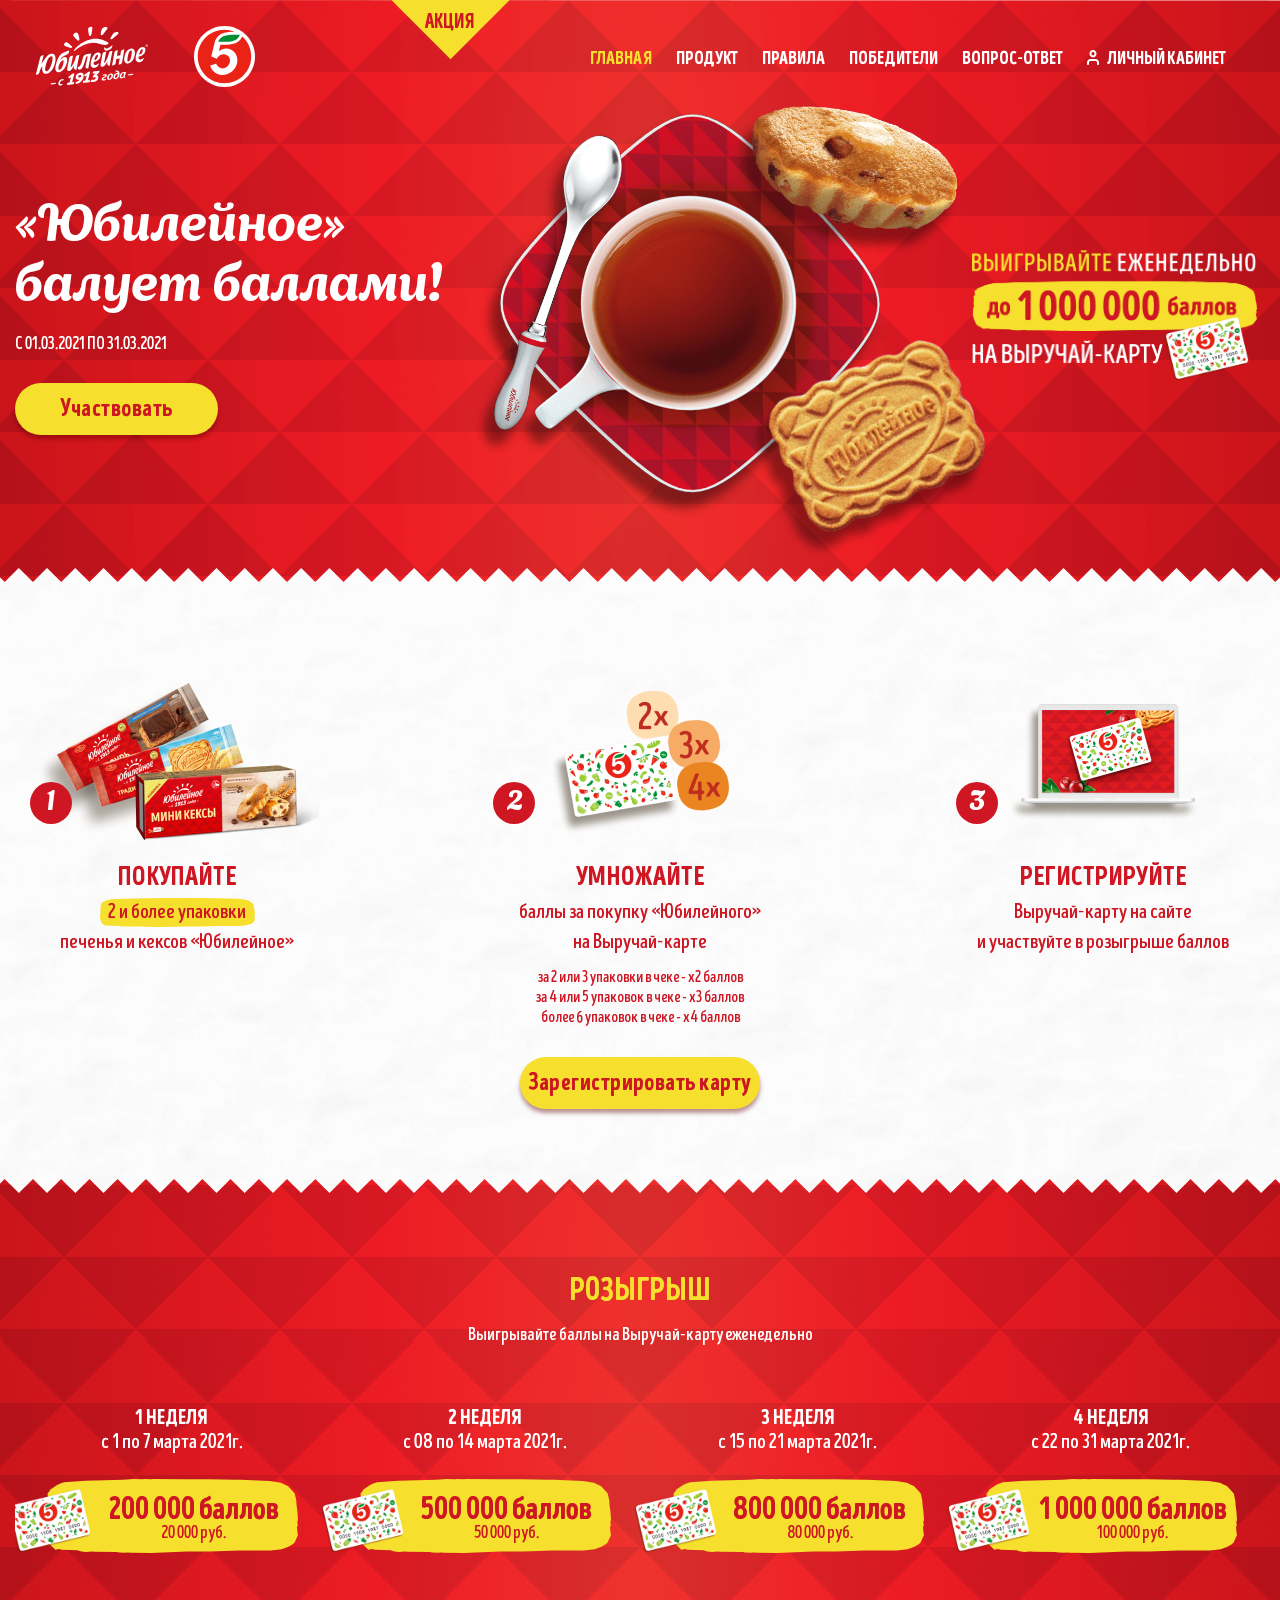
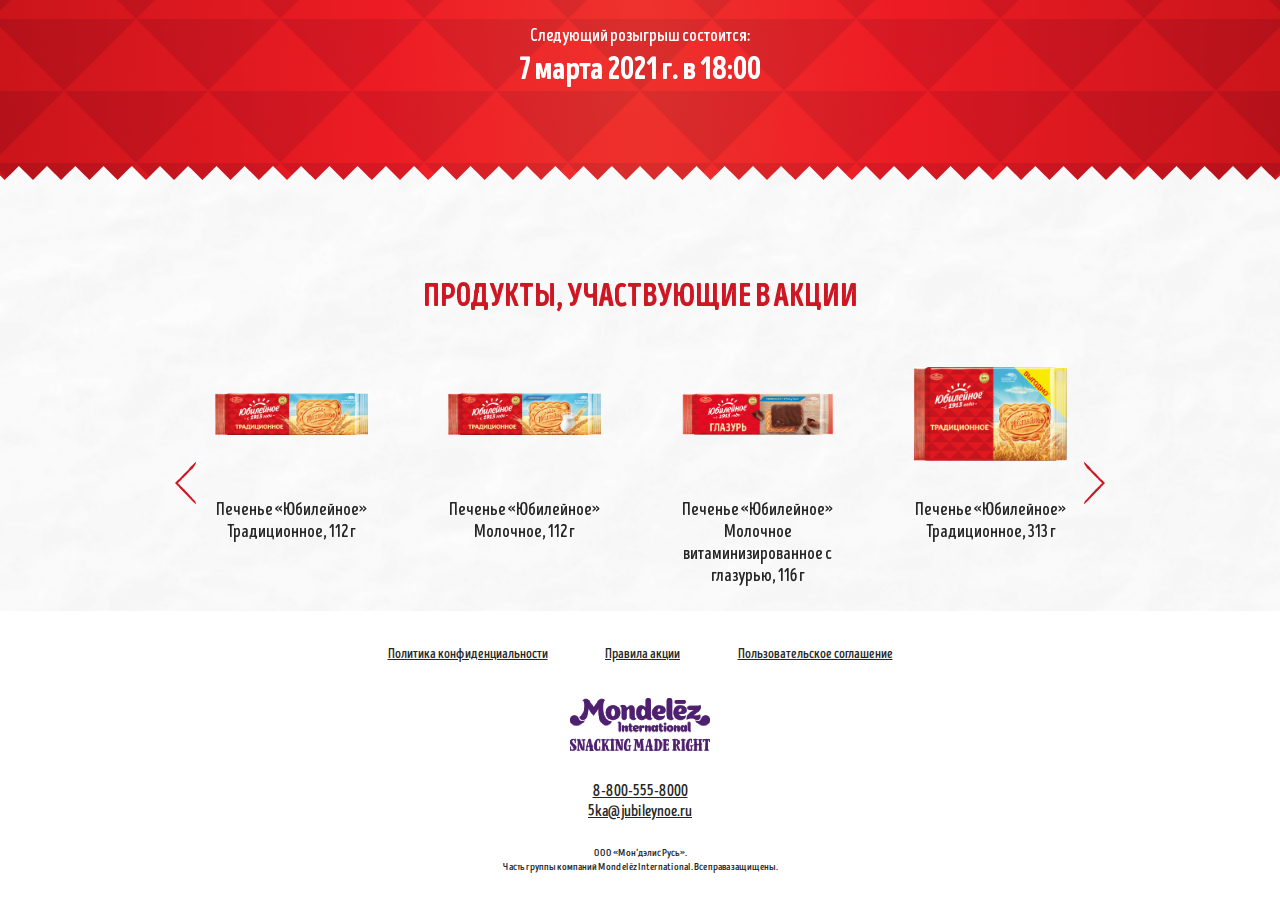
<file: index.html>
<!DOCTYPE html>
<html lang="en">
<head>
	<meta charset="UTF-8">
	<title>Акция Пятерочка-Юбилейное</title>
	<meta http-equiv="X-UA-Compatible" content="IE=edge">
    <meta name="viewport" content="width=device-width, initial-scale=1.0, maximum-scale=1.0, minimum-scale=1.0, user-scalable=no">
    <meta name="format-detection" content="telephone=no">
    <link rel="shortcut icon" href="img/favicon.ico" type="image/png">
	<link rel="stylesheet" href="fonts/stylesheet.css">
	<link rel="stylesheet" href="css/jquery.scrollbar.css">
	<link rel="stylesheet" href="css/select2.min.css">
	<link rel="stylesheet" href="css/styles.css">
	<!--[if lte IE 9]>
    <script src="http://phpbbex.com/oldies/oldies.js" charset="utf-8"></script>
    <script src="https://oss.maxcdn.com/html5shiv/3.7.3/html5shiv.min.js"></script>
    <script src="https://oss.maxcdn.com/respond/1.4.2/respond.min.js"></script>
    <![endif]-->
</head>
<body>
	<div class="wrapper">
		<div class="content">
			<header>
				<div class="container header-container">
					<div class="logos main-logos">
						<div class="logo_ub">
							<img src="img/ubi_logo.svg" alt="Юбилейное">
						</div>
						<div class="logo_line">
							<img src="img/logo-line.svg" alt="">
						</div>
						<div class="logo_5ka">
							<img src="img/logo5ka.svg" alt="Пятерочка">
						</div>
					</div>
					<div class="menu">
						<a href="#!" class="burger"></a>
						<nav class="menu-links">
							<div class="logos menu-logos">
								<div class="logo_ub">
									<img src="img/ubi_logo_red.svg" alt="Юбилейное">
								</div>
								<div class="logo_5ka">
									<img src="img/logo5ka.svg" alt="Пятерочка">
								</div>
							</div>
							<a href="index.html" class="menu-link active">Главная</a>
							<a href="#products" class="menu-link anchor">Продукт</a>
							<a href="#!" class="menu-link" target="_blank">Правила</a>
							<a href="winners.html" class="menu-link">Победители</a>
							<a href="faq.html" class="menu-link">Вопрос-ответ</a>
							<a href="lk.html" class="menu-link lk-link pop-op" data-popup="auth">Личный кабинет</a>
							<a href="" class="menu-link logout">Выйти</a>
							<a href="#!" class="close-menu-down"></a>
						</nav>
					</div>
				</div>
			</header>
			<section class="banner main-banner">
				<div class="action">Акция</div>
				<div class="main-left">
					<div class="main-banner-text">«Юбилейное» <br>балует баллами!</div>
					<div class="action-date">с 01.03.2021 по 31.03.2021</div>
					<div class="btn-wrap main-btn-wrap">
						<a href="#!" class="btn main-btn pop-op" data-popup="auth">Участвовать</a>
					</div>
				</div>
				<div class="main-right">
					<div class="main-right-left">
						<img src="img/main-banner.png" alt="">
					</div>
					<div class="main-right-right">
						<div class="mrr-top">
							<img src="img/main-right-top.png" alt="">
						</div>
						<div class="mrr-bottom">
							<img class="img-left" src="img/main-right-bottom.png" alt="">
							<img class="img-right" src="img/card.png" alt="">
						</div>
					</div>
				</div>
			</section>
			<section class="inner-content">
				<div class="container steps-container">
					<div class="steps">
						<div class="step step1">
							<div class="step-img">
								<img src="img/step1.png" alt="">
							</div>
							<div class="step-num">1</div>
							<div class="step-title">Покупайте</div>
							<div class="step-subtitle">2 и более упаковки</div>
							<div class="step-text">печенья и кексов «Юбилейное»</div>
						</div>
						<div class="step step2">
							<div class="step-img">
								<img src="img/step2.png" alt="">
							</div>
							<div class="step-num">2</div>
							<div class="step-title">Умножайте</div>
							<div class="step-text">баллы за покупку «Юбилейного»<br>на Выручай-карте</div>
							<div class="step-subtext">за 2 или 3 упаковки в чеке - х2 баллов<br>за 4 или 5 упаковок в чеке - х3 баллов<br>более 6 упаковок в чеке - х4 баллов</div>
						</div>
						<div class="step step3">
							<div class="step-img">
								<img src="img/step3.png" alt="">
							</div>
							<div class="step-num">3</div>
							<div class="step-title">Регистрируйте</div>
							<div class="step-text">Выручай-карту на сайте<br>и участвуйте в розыгрыше баллов</div>
						</div>
					</div>
					<div class="btn-wrap card-btn-wrap">
						<a href="#!" class="btn pop-op" data-popup="auth">Зарегистрировать карту</a>
					</div>
				</div>
			</section>
			<section id="prizes" class="prizes">
				<div class="container prizes-container">
					<div class="prizes-title">Розыгрыш</div>
					<div class="prizes-subtitle">Выигрывайте баллы на Выручай-карту еженедельно</div>
					<div class="prizes-slider">
						<div class="prize-slide">
							<div class="card-title">1 Неделя</div>
							<div class="card-date">с 1 по 7 марта 2021г.</div>
							<div class="card-prize">
								<div class="card-img">
									<img src="img/card.png" alt="">
								</div>
								<div class="prize-amount">200 000 баллов</div>
								<div class="prize-rub">20 000 руб.</div>
							</div>
						</div>
						<div class="prize-slide">
							<div class="card-title">2 Неделя</div>
							<div class="card-date">с 08 по 14 марта 2021г.</div>
							<div class="card-prize">
								<div class="card-img">
									<img src="img/card.png" alt="">
								</div>
								<div class="prize-amount">500 000 баллов</div>
								<div class="prize-rub">50 000 руб.</div>
							</div>
						</div>
						<div class="prize-slide">
							<div class="card-title">3 Неделя</div>
							<div class="card-date">с 15 по 21 марта 2021г.</div>
							<div class="card-prize">
								<div class="card-img">
									<img src="img/card.png" alt="">
								</div>
								<div class="prize-amount">800 000 баллов</div>
								<div class="prize-rub">80 000 руб.</div>
							</div>
						</div>
						<div class="prize-slide">
							<div class="card-title">4 Неделя</div>
							<div class="card-date">с 22 по 31 марта 2021г.</div>
							<div class="card-prize">
								<div class="card-img">
									<img src="img/card.png" alt="">
								</div>
								<div class="prize-amount">1 000 000 баллов</div>
								<div class="prize-rub">100 000 руб.</div>
							</div>
						</div>
					</div>
					<div class="prizes-date">
						<div class="prizes-date-title">Следующий розыгрыш состоится:</div>
						<div class="prizes-date-time">7 марта 2021 г. в 18:00</div>
					</div>
				</div>
			</section>
			<section id="products" class="products">
				<div class="container products-container">
					<div class="products-title">Продукты, участвующие в акции</div>
					<div class="products-slider">
						<div class="product-slide">
							<div class="product-img">
								<img src="img/slider/slide1.png" alt="">
							</div>
							<div class="product-name">Печенье «Юбилейное» <br>Традиционное, 112&nbsp;г</div>
						</div>
						<div class="product-slide">
							<div class="product-img">
								<img src="img/slider/slide2.png" alt="">
							</div>
							<div class="product-name">Печенье «Юбилейное» <br>Молочное, 112&nbsp;г</div>
						</div>
						<div class="product-slide">
							<div class="product-img">
								<img src="img/slider/slide3.png" alt="">
							</div>
							<div class="product-name">Печенье «Юбилейное» <br>Молочное витаминизированное с глазурью, 116&nbsp;г</div>
						</div>
						<div class="product-slide">
							<div class="product-img">
								<img src="img/slider/slide4.png" alt="">
							</div>
							<div class="product-name">Печенье «Юбилейное» <br>Традиционное, 313&nbsp;г</div>
						</div>
						<div class="product-slide">
							<div class="product-img">
								<img src="img/slider/slide5.png" alt="">
							</div>
							<div class="product-name">Печенье «Юбилейное» <br>с ягодами черники, 112&nbsp;г</div>
						</div>
						<div class="product-slide">
							<div class="product-img">
								<img src="img/slider/slide6.png" alt="">
							</div>
							<div class="product-name">Печенье «Юбилейное» <br>с кусочками клюквы, 112&nbsp;г</div>
						</div>
						<div class="product-slide">
							<div class="product-img">
								<img src="img/slider/slide7.png" alt="">
							</div>
							<div class="product-name">Печенье «Юбилейное» <br>с овсяными хлопьями, 313&nbsp;г</div>
						</div>
						<div class="product-slide">
							<div class="product-img">
								<img src="img/slider/slide8.png" alt="">
							</div>
							<div class="product-name">Печенье «Юбилейное» <br>витаминизированное со светлой глазурью, 121&nbsp;г</div>
						</div>
						<div class="product-slide">
							<div class="product-img">
								<img src="img/slider/slide9.png" alt="">
							</div>
							<div class="product-name">Печенье «Юбилейное» <br>злаковое. С цельнозерновыми <br>злаками, 171&nbsp;г</div>
						</div>
						<div class="product-slide">
							<div class="product-img">
								<img src="img/slider/slide10.png" alt="">
							</div>
							<div class="product-name">Печенье «Юбилейное» <br>злаковое. С цельнозерновыми <br>злаками и яблочными кусочками, 171&nbsp;г</div>
						</div>
						<div class="product-slide">
							<div class="product-img">
								<img src="img/slider/slide11.png" alt="">
							</div>
							<div class="product-name">Печенье «Юбилейное» <br>с молочной глазурью, 116&nbsp;г</div>
						</div>
						<div class="product-slide">
							<div class="product-img">
								<img src="img/slider/slide12.png" alt="">
							</div>
							<div class="product-name">Печенье «Юбилейное» <br>молочное с глазурью, 232&nbsp;г</div>
						</div>
						<div class="product-slide">
							<div class="product-img">
								<img src="img/slider/slide13.png" alt="">
							</div>
							<div class="product-name">Печенье «Юбилейное» <br>с темной глазурью, 232&nbsp;г</div>
						</div>
						<div class="product-slide">
							<div class="product-img">
								<img src="img/slider/pink.png" alt="">
							</div>
							<div class="product-name">Печенье «Юбилейное» <br>Шоко Барокко, покрытое молочным шоколадом 150 г x 14 КР</div>
						</div>
						<div class="product-slide">
							<div class="product-img">
								<img src="img/slider/blue.png" alt="">
							</div>
							<div class="product-name">Печенье «Юбилейное» <br>Шоко Барокко, покрытое молочным шоколадом 150 г x 14 КР</div>
						</div>
						<div class="product-slide">
							<div class="product-img">
								<img src="img/slider/slide15.png" alt="">
							</div>
							<div class="product-name">Мини-кексы «Юбилейное» <br>с кусочками темного шоколада и с какао, 140&nbsp;г</div>
						</div>
						<div class="product-slide">
							<div class="product-img">
								<img src="img/slider/slide16.png" alt="">
							</div>
							<div class="product-name">Печенье «Юбилейное» <br>ореховое с глазурью, 116&nbsp;г</div>
						</div>
						<div class="product-slide">
							<div class="product-img">
								<img src="img/slider/slide17.png" alt="">
							</div>
							<div class="product-name">Мини-кексы «Юбилейное» <br>с кусочками молочного шоколада - оригинальный вкус, 140&nbsp;г</div>
						</div>
					</div>
				</div>
			</section>
		</div>
		<footer>
			<div class="footer-links">
				<a href="#!" class="link" target="_blank">Политика конфиденциальности</a>
				<a href="#!" class="link" target="_blank">Правила акции</a>
				<a href="#!" class="link" target="_blank">Пользовательское соглашение</a>
			</div>
			<div class="mndlz">
				<img src="img/mndlz.svg" alt="ООО «Мон’дэлис Русь»">
			</div>
			<div class="contacts">
				<a href="tel:8-800-555-8000" class="link">8-800-555-8000</a>
				<a href="mailto:5ka@jubileynoe.ru" class="link">5ka@jubileynoe.ru</a>
			</div>
			<div class="copyright">ООО «Мон’дэлис Русь». <br> Часть группы компаний Mondelēz International. Все права защищены.</div>
		</footer>
	</div>
	<div class="popups">
		<div id="auth" class="popup">
			<div class="popup__wrap">
				<a href="#!" class="close-popup js-close-popup">
					<svg width="18" height="18" viewBox="0 0 18 18" fill="none" xmlns="http://www.w3.org/2000/svg">
						<path d="M2 2L16 16" stroke="#8A8A8A" stroke-width="3" stroke-linecap="round" stroke-linejoin="round"/>
						<path d="M16 2L2 16" stroke="#8A8A8A" stroke-width="3" stroke-linecap="round" stroke-linejoin="round"/>
					</svg>
				</a>
                <div class="popup__inner">
                    <div class="popup__title">Вход в личный кабинет</div>
                    <div class="popup__error"></div>
                    <form class="popup-form">
                    	<div class="input-field">
                    		<input type="text" name="email" placeholder="E-mail" required>
                    	</div>
                    	<div class="input-field">
                    		<input type="password" name="password" placeholder="Пароль" required>
                    	</div>
                    	<div class="btn-wrap">
                    		<button class="btn">Войти</button>
                    	</div>
                    </form>
                    <div class="popup-links">
                    	<a href="#!" class="link pop-op" data-popup="restore-password">Восстановить пароль</a>
                    	<a href="#!" class="link pop-op reg-link" data-popup="reg">Зарегистрироваться</a>
                    </div>
                </div>
            </div>
		</div>
		<div id="reg" class="popup">
			<div class="popup__wrap">
				<a href="#!" class="close-popup js-close-popup">
					<svg width="18" height="18" viewBox="0 0 18 18" fill="none" xmlns="http://www.w3.org/2000/svg">
						<path d="M2 2L16 16" stroke="#8A8A8A" stroke-width="3" stroke-linecap="round" stroke-linejoin="round"/>
						<path d="M16 2L2 16" stroke="#8A8A8A" stroke-width="3" stroke-linecap="round" stroke-linejoin="round"/>
					</svg>
				</a>
                <div class="popup__inner">
                    <div class="popup__title">Регистрация</div>
                    <div class="popup__error"></div>
                    <form class="popup-form">
                    	<div class="input-field">
                    		<input type="text" name="name" placeholder="Фамилия" required>
                    	</div>
                    	<div class="input-field">
                    		<input type="text" name="lastname" placeholder="Имя" required>
                    	</div>
                    	<div class="input-field">
                    		<input type="text" name="patronymic" placeholder="Отчество" required>
                    	</div>
                    	<div class="input-field">
                    		<input type="text" name="email" placeholder="E-mail" required>
                    	</div>
                    	<div class="input-field">
                    		<input type="text" name="phone" class="phone-mask" placeholder="Телефон" required>
                    	</div>
                    	<div class="card-input input-field">
                    		<input type="text" name="card" placeholder="№ Выручай-карты" required>
                    		<img src="img/card.svg" alt="">
                    	</div>
                    	<div class="phone__text mb20">На данную карту будут начислены дополнительные<br>баллы за участие в акции </div>
                    	<div class="popup__desc">Введите символы с картинки</div>
                    	<div class="captcha-wrap">
                    		<div class="captcha-field">
                    			<img src="img/captcha.png" class="captcha" alt="">
                    			<a class="reload">
                    				<img src="img/arrow-reload.svg" alt="">
                    			</a>
                    		</div>
                    		<div class="input-field">
	                    		<input type="text" name="captcha" required>
	                    	</div>
                    	</div>
                    	<div class="checkbox-wrapper">
							<div class="input-field checkbox-field">
	                            <label for="check-rules" class="checkbox">
	                                <input id="check-rules" name="check-rules" type="checkbox" required>
	                                <span class="checkmark"></span>
	                                <span class="checkbox-text">Я согласен с <a href="#!" class="rules-link link" target="_blank">Правилами акции</a></span>
	                            </label> 
	                        </div>
	                        <div class="input-field checkbox-field">
	                            <label for="check-data" class="checkbox">
	                                <input id="check-data" name="check-data" type="checkbox" required>
	                                <span class="checkmark"></span>
	                                <span class="checkbox-text">Я даю свое <a href="#!" class="rules-link link" target="_blank">согласие</a> на обработку моих персональных данных в соответствии с Правилами акции и <a href="#!" class="rules-link link" target="_blank">Положением об организации обработки ПДн в ООО «Мон’дэлис Русь»</a></span>
	                            </label> 
	                        </div>
	                        <div class="input-field checkbox-field">
	                            <label for="check-mndlz" class="checkbox">
	                                <input id="check-mndlz" name="check-mndlz" type="checkbox" required>
	                                <span class="checkmark"></span>
	                                <span class="checkbox-text">Я согласен получать рассылки по акциям Mondelez</span>
	                            </label> 
	                        </div>
						</div>
                    	<!-- чекбоксы -->
                    	<div class="btn-wrap">
                    		<button class="btn">Отправить</button>
                    	</div>
                    </form>
                </div>
            </div>
		</div>
		<div id="reg-confirm" class="popup">
			<div class="popup__wrap">
				<a href="#!" class="close-popup js-close-popup">
					<svg width="18" height="18" viewBox="0 0 18 18" fill="none" xmlns="http://www.w3.org/2000/svg">
						<path d="M2 2L16 16" stroke="#8A8A8A" stroke-width="3" stroke-linecap="round" stroke-linejoin="round"/>
						<path d="M16 2L2 16" stroke="#8A8A8A" stroke-width="3" stroke-linecap="round" stroke-linejoin="round"/>
					</svg>
				</a>
                <div class="popup__inner">
                    <div class="popup__desc">Пароль отправлен Вам на почту,<br>указанную при регистрации.</div>
                    <div class="btn-wrap">
                		<a href="#!" class="btn pop-op" data-popup="auth">Войти</a>
                	</div>
                </div>
            </div>
		</div>
		<div id="restore-password" class="popup">
			<div class="popup__wrap">
				<a href="#!" class="close-popup js-close-popup">
					<svg width="18" height="18" viewBox="0 0 18 18" fill="none" xmlns="http://www.w3.org/2000/svg">
						<path d="M2 2L16 16" stroke="#8A8A8A" stroke-width="3" stroke-linecap="round" stroke-linejoin="round"/>
						<path d="M16 2L2 16" stroke="#8A8A8A" stroke-width="3" stroke-linecap="round" stroke-linejoin="round"/>
					</svg>
				</a>
                <div class="popup__inner">
                    <div class="popup__title">Восстановление пароля</div>
                    <div class="popup__error"></div>
                    <form class="popup-form">
                    	<div class="input-field">
                    		<input type="text" name="email" placeholder="E-mail" required>
                    	</div>
                    	<div class="input-field">
							<span class="clock-text" style="display: none;">Можно отправить повторно через <span class="clock"></span></span>
                    	</div>
                    	<div class="btn-wrap">
                    		<button class="btn">Отправить</button>
                    	</div>
                    </form>
                    <div class="popup-links">
                    	<a href="#!" class="link pop-op" data-popup="auth">Авторизация</a>
                    </div>
                </div>
            </div>
		</div>
	</div>
	<script src="js/jquery-3.4.1.min.js"></script>
	<script src="js/jquery.scrollbar.min.js"></script>
	<script src="js/jquery.inputmask.bundle.min.js"></script>
	<script src="js/jquery.validate.min.js"></script>
	<script src="js/jquery.countdown.min.js"></script>
	<script src="js/select2.min.js"></script>
	<script src="js/slick.min.js"></script>
	<script src="js/scripts.js"></script>
</body>
</html>
</file>
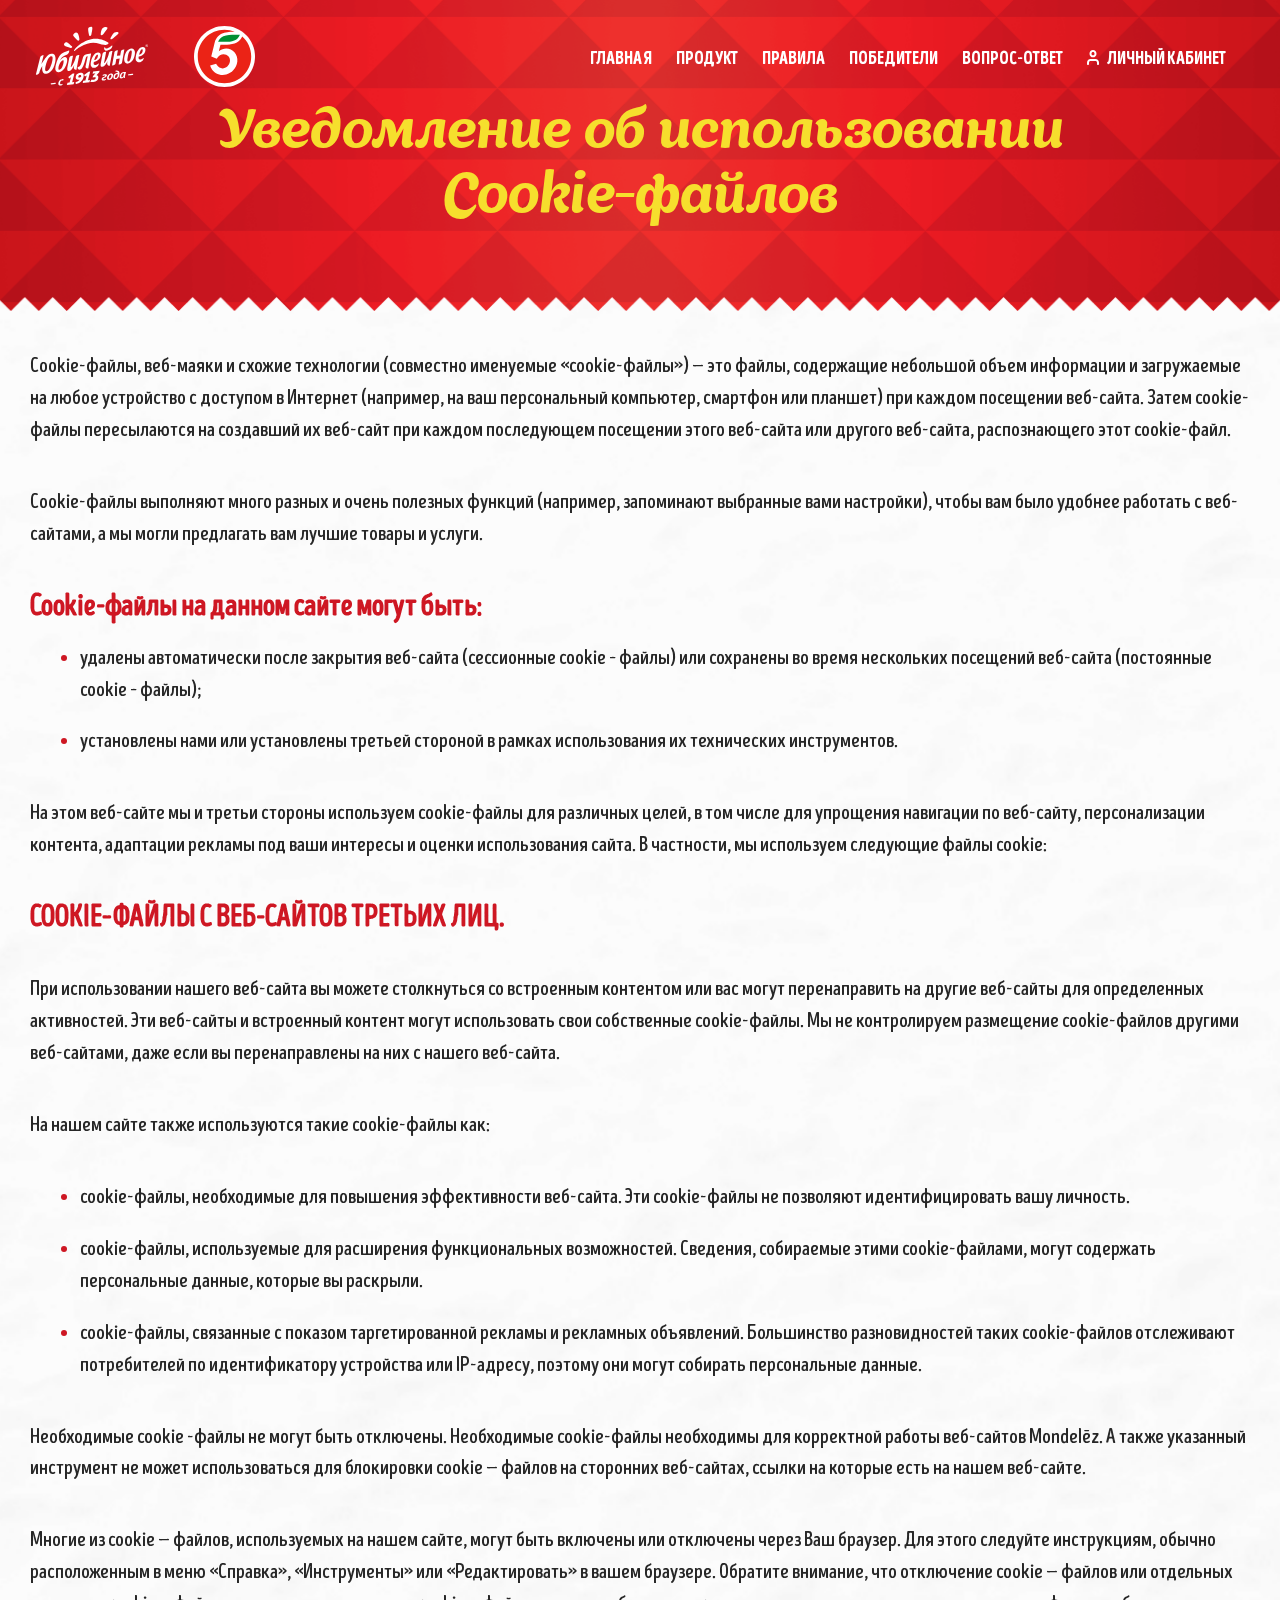
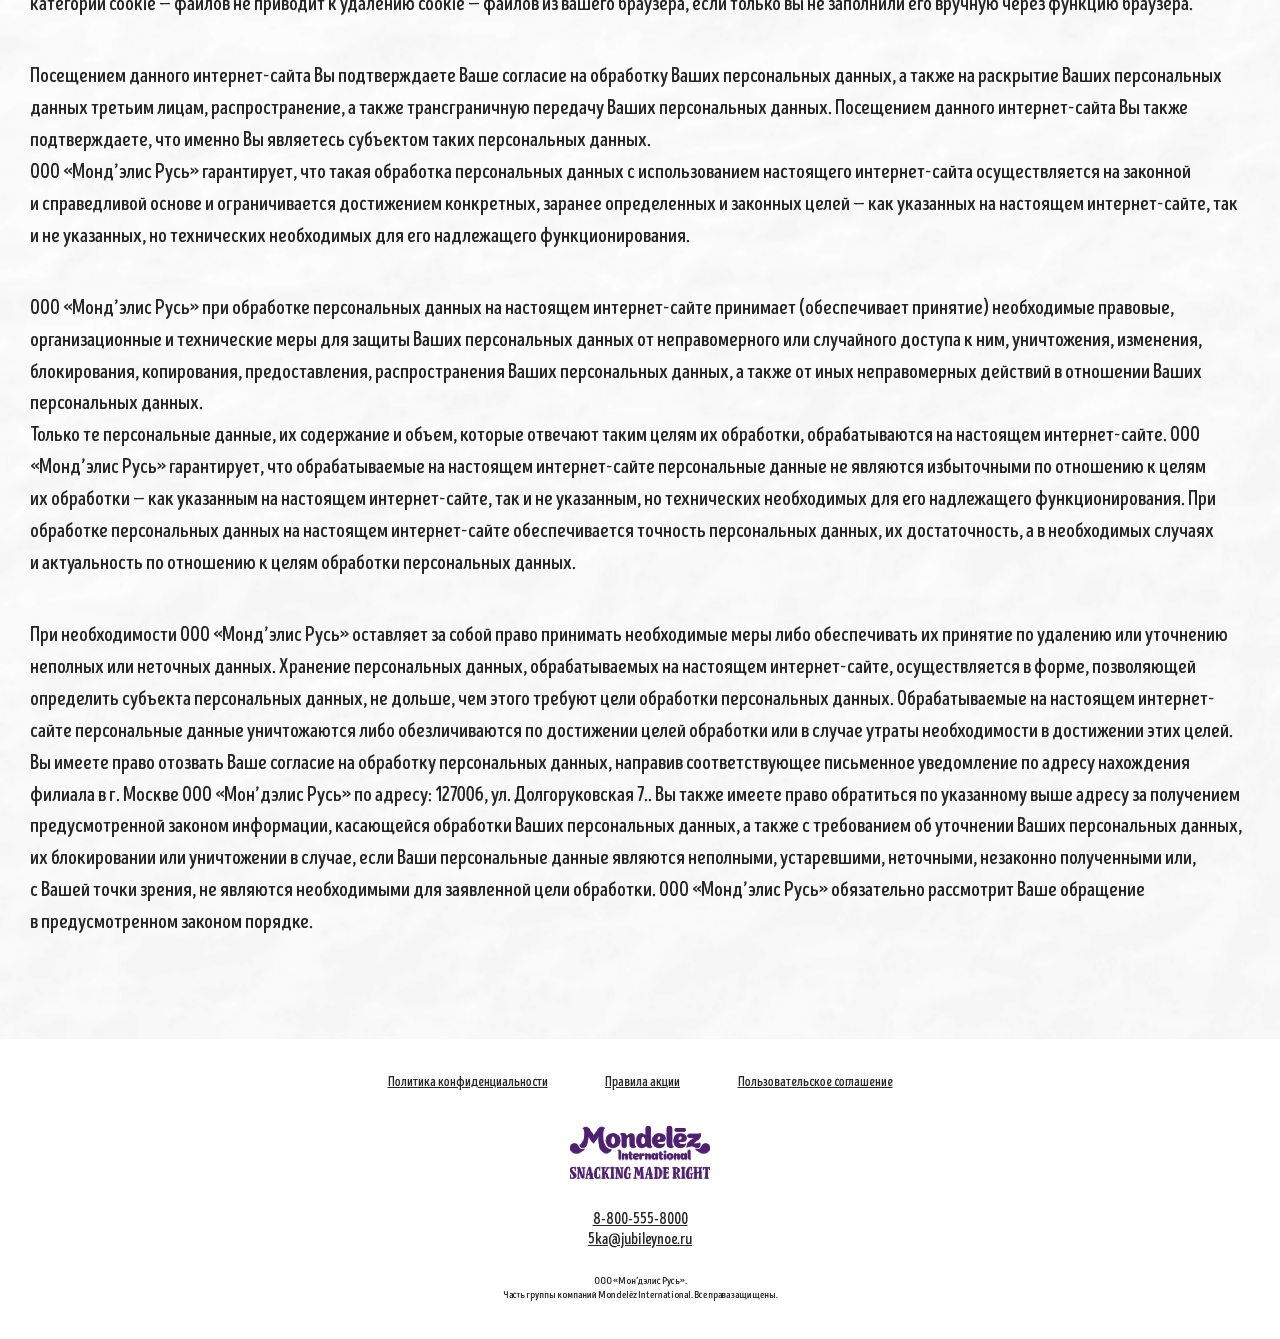
<file: cookies.html>
<!DOCTYPE html>
<html lang="en">
<head>
	<meta charset="UTF-8">
	<title>Акция Пятерочка-Юбилейное</title>
	<meta http-equiv="X-UA-Compatible" content="IE=edge">
    <meta name="viewport" content="width=device-width, initial-scale=1.0, maximum-scale=1.0, minimum-scale=1.0, user-scalable=no">
    <meta name="format-detection" content="telephone=no">
    <link rel="shortcut icon" href="img/favicon.ico" type="image/png">
	<link rel="stylesheet" href="fonts/stylesheet.css">
	<link rel="stylesheet" href="css/jquery.scrollbar.css">
	<link rel="stylesheet" href="css/select2.min.css">
	<link rel="stylesheet" href="css/styles.css">
	<!--[if lte IE 9]>
    <script src="http://phpbbex.com/oldies/oldies.js" charset="utf-8"></script>
    <script src="https://oss.maxcdn.com/html5shiv/3.7.3/html5shiv.min.js"></script>
    <script src="https://oss.maxcdn.com/respond/1.4.2/respond.min.js"></script>
    <![endif]-->
</head>
<body>
	<div class="wrapper">
		<div class="content">
			<header>
				<div class="container header-container">
					<div class="logos">
						<div class="logo_ub">
							<img src="img/ubi_logo.svg" alt="Юбилейное">
						</div>
						<div class="logo_5ka">
							<img src="img/logo5ka.svg" alt="Пятерочка">
						</div>
					</div>
					<div class="menu">
						<a href="#!" class="burger"></a>
						<nav class="menu-links">
							<div class="logos menu-logos">
								<div class="logo_ub">
									<img src="img/ubi_logo_red.svg" alt="Юбилейное">
								</div>
								<div class="logo_5ka">
									<img src="img/logo5ka.svg" alt="Пятерочка">
								</div>
							</div>
							<a href="index.html" class="menu-link">Главная</a>
							<a href="index.html#products" class="menu-link anchor">Продукт</a>
							<a href="#!" class="menu-link" target="_blank">Правила</a>
							<a href="winners.html" class="menu-link">Победители</a>
							<a href="faq.html" class="menu-link">Вопрос-ответ</a>
							<a href="lk.html" class="menu-link lk-link pop-op" data-popup="auth">Личный кабинет</a>
							<a href="" class="menu-link logout">Выйти</a>
							<a href="#!" class="close-menu-down"></a>
						</nav>
					</div>
				</div>
			</header>
			<section class="banner not-main cookies-banner">
				<h1 class="banner-text cookies-text">Уведомление об использовании <br>Cookie-файлов</h1>
			</section>
			<section class="inner-content">
				<div id="bl_text"class="container cookies-block">
					<p>
			            Cookie-файлы, веб-маяки и&nbsp;схожие технологии (совместно именуемые &laquo;cookie-файлы&raquo;)&nbsp;&mdash; это файлы, содержащие небольшой объем информации и&nbsp;загружаемые на&nbsp;любое устройство с&nbsp;доступом в&nbsp;Интернет (например, на&nbsp;ваш персональный компьютер, смартфон или планшет) при каждом посещении веб-сайта. Затем cookie-файлы пересылаются на&nbsp;создавший их&nbsp;веб-сайт при каждом последующем посещении этого веб-сайта или другого веб-сайта, распознающего этот cookie-файл.
			        </p>
			        <p>
			            Cookie-файлы выполняют много разных и&nbsp;очень полезных функций (например, запоминают выбранные вами настройки), чтобы вам было удобнее работать с&nbsp;веб-сайтами, а&nbsp;мы&nbsp;могли предлагать вам лучшие товары и&nbsp;услуги.
			        </p>
			        <h3 class="main-cookie-h3">Cookie-файлы на данном сайте могут быть:</h3>
			        <ul class="cookie-text-ul">
			            <li><span>удалены автоматически после закрытия веб-сайта (сессионные cookie – файлы) или сохранены во время нескольких посещений веб-сайта (постоянные cookie – файлы);</span></li>
			            <li><span>установлены нами или установлены третьей стороной в рамках использования их технических инструментов.</span></li>
			        </ul>
			        <p>
			            На&nbsp;этом веб-сайте мы&nbsp;и&nbsp;третьи стороны используем cookie-файлы для различных целей, в&nbsp;том числе для упрощения навигации по&nbsp;веб-сайту, персонализации контента, адаптации рекламы под ваши интересы и&nbsp;оценки использования сайта. В&nbsp;частности, мы&nbsp;используем следующие файлы cookie:
			        </p>
			        <!-- OneTrust Cookies List start -->
			        <div id="ot-sdk-cookie-policy"></div>
			        <!-- OneTrust Cookies List end -->
			        <h2 class="main-cookie-h2">COOKIE–ФАЙЛЫ С ВЕБ-САЙТОВ ТРЕТЬИХ ЛИЦ.</h2>
			        <p>
			            При использовании нашего веб-сайта вы&nbsp;можете столкнуться со&nbsp;встроенным контентом или вас могут перенаправить на&nbsp;другие веб-сайты для определенных активностей. Эти веб-сайты и&nbsp;встроенный контент могут использовать свои собственные cookie-файлы. Мы&nbsp;не&nbsp;контролируем размещение cookie-файлов другими веб-сайтами, даже если вы&nbsp;перенаправлены на&nbsp;них с&nbsp;нашего веб-сайта.
			        </p>
			        <p>
			            На&nbsp;нашем сайте также используются такие cookie-файлы как:
			        </p>
			        <ul class="cookie-text-ul">
			            <li><span>cookie-файлы, необходимые для повышения эффективности веб-сайта. Эти cookie-файлы не&nbsp;позволяют идентифицировать вашу личность.</span></li>
			            <li><span>cookie-файлы, используемые для расширения функциональных возможностей. Сведения, собираемые этими cookie-файлами, могут содержать персональные данные, которые вы&nbsp;раскрыли.</span></li> 
			            <li><span>cookie-файлы, связанные с&nbsp;показом таргетированной рекламы и&nbsp;рекламных объявлений. Большинство разновидностей таких cookie-файлов отслеживают потребителей по&nbsp;идентификатору устройства или IP-адресу, поэтому они могут собирать персональные данные.</span></li>
			        </ul>
			        <p>
			            Необходимые cookie -файлы не&nbsp;могут быть отключены. Необходимые cookie-файлы необходимы для корректной работы веб-сайтов Mondelēz. А&nbsp;также указанный инструмент не&nbsp;может использоваться для блокировки cookie&nbsp;&mdash; файлов на&nbsp;сторонних веб-сайтах, ссылки на&nbsp;которые есть на&nbsp;нашем веб-сайте.
			        </p>
			        <p>
			            Многие из&nbsp;cookie&nbsp;&mdash; файлов, используемых на&nbsp;нашем сайте, могут быть включены или отключены через Ваш браузер. Для этого следуйте инструкциям, обычно расположенным в&nbsp;меню &laquo;Справка&raquo;, &laquo;Инструменты&raquo; или &laquo;Редактировать&raquo; в&nbsp;вашем браузере. Обратите внимание, что отключение cookie&nbsp;&mdash; файлов или отдельных категории cookie&nbsp;&mdash; файлов не&nbsp;приводит к&nbsp;удалению cookie&nbsp;&mdash; файлов из&nbsp;вашего браузера, если только вы&nbsp;не&nbsp;заполнили его вручную через функцию браузера.
			        </p>
			        <p>
					    Посещением данного интернет-сайта Вы&nbsp;подтверждаете Ваше согласие на&nbsp;обработку Ваших персональных данных, а&nbsp;также на&nbsp;раскрытие Ваших персональных данных третьим лицам, распространение, а&nbsp;также трансграничную передачу Ваших персональных данных. Посещением данного интернет-сайта Вы&nbsp;также подтверждаете, что именно&nbsp;Вы являетесь субъектом таких персональных данных. <br>
					    ООО &laquo;Монд&rsquo;элис Русь&raquo; гарантирует, что такая обработка персональных данных с&nbsp;использованием настоящего интернет-сайта осуществляется на&nbsp;законной и&nbsp;справедливой основе и&nbsp;ограничивается достижением конкретных, заранее определенных и&nbsp;законных целей&nbsp;&mdash; как указанных на&nbsp;настоящем интернет-сайте, так и&nbsp;не&nbsp;указанных, но&nbsp;технических необходимых для его надлежащего функционирования.
					</p>
					<p>
						ООО &laquo;Монд&rsquo;элис Русь&raquo; при обработке персональных данных на&nbsp;настоящем интернет-сайте принимает (обеспечивает принятие) необходимые правовые, организационные и&nbsp;технические меры для защиты Ваших персональных данных от&nbsp;неправомерного или случайного доступа к&nbsp;ним, уничтожения, изменения, блокирования, копирования, предоставления, распространения Ваших персональных данных, а&nbsp;также от&nbsp;иных неправомерных действий в&nbsp;отношении Ваших персональных данных. <br>
						Только те&nbsp;персональные данные, их&nbsp;содержание и&nbsp;объем, которые отвечают таким целям их&nbsp;обработки, обрабатываются на&nbsp;настоящем интернет-сайте. ООО &laquo;Монд&rsquo;элис Русь&raquo; гарантирует, что обрабатываемые на&nbsp;настоящем интернет-сайте персональные данные не&nbsp;являются избыточными по&nbsp;отношению к&nbsp;целям их&nbsp;обработки&nbsp;&mdash; как указанным на&nbsp;настоящем интернет-сайте, так и&nbsp;не&nbsp;указанным, но&nbsp;технических необходимых для его надлежащего функционирования. При обработке персональных данных на&nbsp;настоящем интернет-сайте обеспечивается точность персональных данных, их&nbsp;достаточность, а&nbsp;в&nbsp;необходимых случаях и&nbsp;актуальность по&nbsp;отношению к&nbsp;целям обработки персональных данных. 
					</p>
					<p> 
						При необходимости ООО &laquo;Монд&rsquo;элис Русь&raquo; оставляет за&nbsp;собой право принимать необходимые меры либо обеспечивать их&nbsp;принятие по&nbsp;удалению или уточнению неполных или неточных данных. Хранение персональных данных, обрабатываемых на&nbsp;настоящем интернет-сайте, осуществляется в&nbsp;форме, позволяющей определить субъекта персональных данных, не&nbsp;дольше, чем этого требуют цели обработки персональных данных. Обрабатываемые на&nbsp;настоящем интернет-сайте персональные данные уничтожаются либо обезличиваются по&nbsp;достижении целей обработки или в&nbsp;случае утраты необходимости в&nbsp;достижении этих целей. <br>
						Вы&nbsp;имеете право отозвать Ваше согласие на&nbsp;обработку персональных данных, направив соответствующее письменное уведомление по&nbsp;адресу нахождения филиала в&nbsp;г. Москве ООО &laquo;Мон&rsquo;дэлис Русь&raquo; по&nbsp;адресу: 127006, ул. Долгоруковская&nbsp;7.. Вы&nbsp;также имеете право обратиться по&nbsp;указанному выше адресу за&nbsp;получением предусмотренной законом информации, касающейся обработки Ваших персональных данных, а&nbsp;также с&nbsp;требованием об&nbsp;уточнении Ваших персональных данных, их&nbsp;блокировании или уничтожении в&nbsp;случае, если Ваши персональные данные являются неполными, устаревшими, неточными, незаконно полученными или, с&nbsp;Вашей точки зрения, не&nbsp;являются необходимыми для заявленной цели обработки. ООО &laquo;Монд&rsquo;элис Русь&raquo; обязательно рассмотрит Ваше обращение в&nbsp;предусмотренном законом порядке.
					</p>
				</div>
			</section>
		</div>
		<footer>
			<div class="footer-links">
				<a href="#!" class="link" target="_blank">Политика конфиденциальности</a>
				<a href="#!" class="link" target="_blank">Правила акции</a>
				<a href="#!" class="link" target="_blank">Пользовательское соглашение</a>
			</div>
			<div class="mndlz">
				<img src="img/mndlz.svg" alt="ООО «Мон’дэлис Русь»">
			</div>
			<div class="contacts">
				<a href="tel:8-800-555-8000" class="link">8-800-555-8000</a>
				<a href="mailto:5ka@jubileynoe.ru" class="link">5ka@jubileynoe.ru</a>
			</div>
			<div class="copyright">ООО «Мон’дэлис Русь». <br> Часть группы компаний Mondelēz International. Все права защищены.</div>
		</footer>
	</div>
	<div class="popups">
		<div id="auth" class="popup">
			<div class="popup__wrap">
				<a href="#!" class="close-popup js-close-popup">
					<svg width="18" height="18" viewBox="0 0 18 18" fill="none" xmlns="http://www.w3.org/2000/svg">
						<path d="M2 2L16 16" stroke="#8A8A8A" stroke-width="3" stroke-linecap="round" stroke-linejoin="round"/>
						<path d="M16 2L2 16" stroke="#8A8A8A" stroke-width="3" stroke-linecap="round" stroke-linejoin="round"/>
					</svg>
				</a>
                <div class="popup__inner">
                    <div class="popup__title">Вход в личный кабинет</div>
                    <div class="popup__error"></div>
                    <form class="popup-form">
                    	<div class="input-field">
                    		<input type="text" name="email" placeholder="E-mail" required>
                    	</div>
                    	<div class="input-field">
                    		<input type="password" name="password" placeholder="Пароль" required>
                    	</div>
                    	<div class="btn-wrap">
                    		<button class="btn">Войти</button>
                    	</div>
                    </form>
                    <div class="popup-links">
                    	<a href="#!" class="link pop-op" data-popup="restore-password">Восстановить пароль</a>
                    	<a href="#!" class="link pop-op" data-popup="reg">Регистрация</a>
                    </div>
                </div>
            </div>
		</div>
		<div id="reg" class="popup">
			<div class="popup__wrap">
				<a href="#!" class="close-popup js-close-popup">
					<svg width="18" height="18" viewBox="0 0 18 18" fill="none" xmlns="http://www.w3.org/2000/svg">
						<path d="M2 2L16 16" stroke="#8A8A8A" stroke-width="3" stroke-linecap="round" stroke-linejoin="round"/>
						<path d="M16 2L2 16" stroke="#8A8A8A" stroke-width="3" stroke-linecap="round" stroke-linejoin="round"/>
					</svg>
				</a>
                <div class="popup__inner">
                    <div class="popup__title">Регистрация</div>
                    <div class="popup__error"></div>
                    <form class="popup-form">
                    	<div class="input-field">
                    		<input type="text" name="name" placeholder="Фамилия" required>
                    	</div>
                    	<div class="input-field">
                    		<input type="text" name="lastname" placeholder="Имя" required>
                    	</div>
                    	<div class="input-field">
                    		<input type="text" name="patronymic" placeholder="Отчество" required>
                    	</div>
                    	<div class="input-field">
                    		<input type="text" name="email" placeholder="E-mail" required>
                    	</div>
                    	<div class="input-field">
                    		<input type="text" name="phone" class="phone-mask" placeholder="Телефон" required>
                    	</div>
                    	<div class="phone__text">На данный номер будет отправлен денежный приз за каждые 4 упаковки в чеке</div>
                    	<div class="checkbox-wrapper">
							<div class="input-field checkbox-field">
	                            <label for="check-rules" class="checkbox">
	                                <input id="check-rules" name="check-rules" type="checkbox" required>
	                                <span class="checkmark"></span>
	                                <span class="checkbox-text">Я согласен с <a href="#!" class="rules-link link" target="_blank">Правилами акции</a></span>
	                            </label> 
	                        </div>
	                        <div class="input-field checkbox-field">
	                            <label for="check-data" class="checkbox">
	                                <input id="check-data" name="check-data" type="checkbox" required>
	                                <span class="checkmark"></span>
	                                <span class="checkbox-text">Я согласен на обработку моих персональных данных</span>
	                            </label> 
	                        </div>
						</div>
                    	<!-- чекбоксы -->
                    	<div class="btn-wrap">
                    		<button class="btn">Отправить</button>
                    	</div>
                    </form>
                    <div class="popup-links">
                    	<a href="#!" class="link pop-op" data-popup="auth">Авторизация</a>
                    </div>
                </div>
            </div>
		</div>
		<div id="reg-confirm" class="popup">
			<div class="popup__wrap">
				<a href="#!" class="close-popup js-close-popup">
					<svg width="18" height="18" viewBox="0 0 18 18" fill="none" xmlns="http://www.w3.org/2000/svg">
						<path d="M2 2L16 16" stroke="#8A8A8A" stroke-width="3" stroke-linecap="round" stroke-linejoin="round"/>
						<path d="M16 2L2 16" stroke="#8A8A8A" stroke-width="3" stroke-linecap="round" stroke-linejoin="round"/>
					</svg>
				</a>
                <div class="popup__inner">
                    <div class="popup__desc">Пароль отправлен Вам на почту,<br>указанную при регистрации.</div>
                    <div class="btn-wrap">
                		<a href="#!" class="btn pop-op" data-popup="auth">Войти</a>
                	</div>
                </div>
            </div>
		</div>
		<div id="restore-password" class="popup">
			<div class="popup__wrap">
				<a href="#!" class="close-popup js-close-popup">
					<svg width="18" height="18" viewBox="0 0 18 18" fill="none" xmlns="http://www.w3.org/2000/svg">
						<path d="M2 2L16 16" stroke="#8A8A8A" stroke-width="3" stroke-linecap="round" stroke-linejoin="round"/>
						<path d="M16 2L2 16" stroke="#8A8A8A" stroke-width="3" stroke-linecap="round" stroke-linejoin="round"/>
					</svg>
				</a>
                <div class="popup__inner">
                    <div class="popup__title">Восстановление пароля</div>
                    <div class="popup__error"></div>
                    <form class="popup-form">
                    	<div class="input-field">
                    		<input type="text" name="email" placeholder="E-mail" required>
                    	</div>
                    	<div class="input-field">
							<span class="clock-text" style="display: none;">Можно отправить повторно через <span class="clock"></span></span>
                    	</div>
                    	<div class="btn-wrap">
                    		<button class="btn">Отправить</button>
                    	</div>
                    </form>
                    <div class="popup-links">
                    	<a href="#!" class="link pop-op" data-popup="auth">Авторизация</a>
                    </div>
                </div>
            </div>
		</div>
	</div>
	<script src="js/jquery-3.4.1.min.js"></script>
	<script src="js/jquery.scrollbar.min.js"></script>
	<script src="js/jquery.inputmask.bundle.min.js"></script>
	<script src="js/jquery.validate.min.js"></script>
	<script src="js/jquery.countdown.min.js"></script>
	<script src="js/select2.min.js"></script>
	<script src="js/slick.min.js"></script>
	<script src="js/scripts.js"></script>
</body>
</html>
</file>
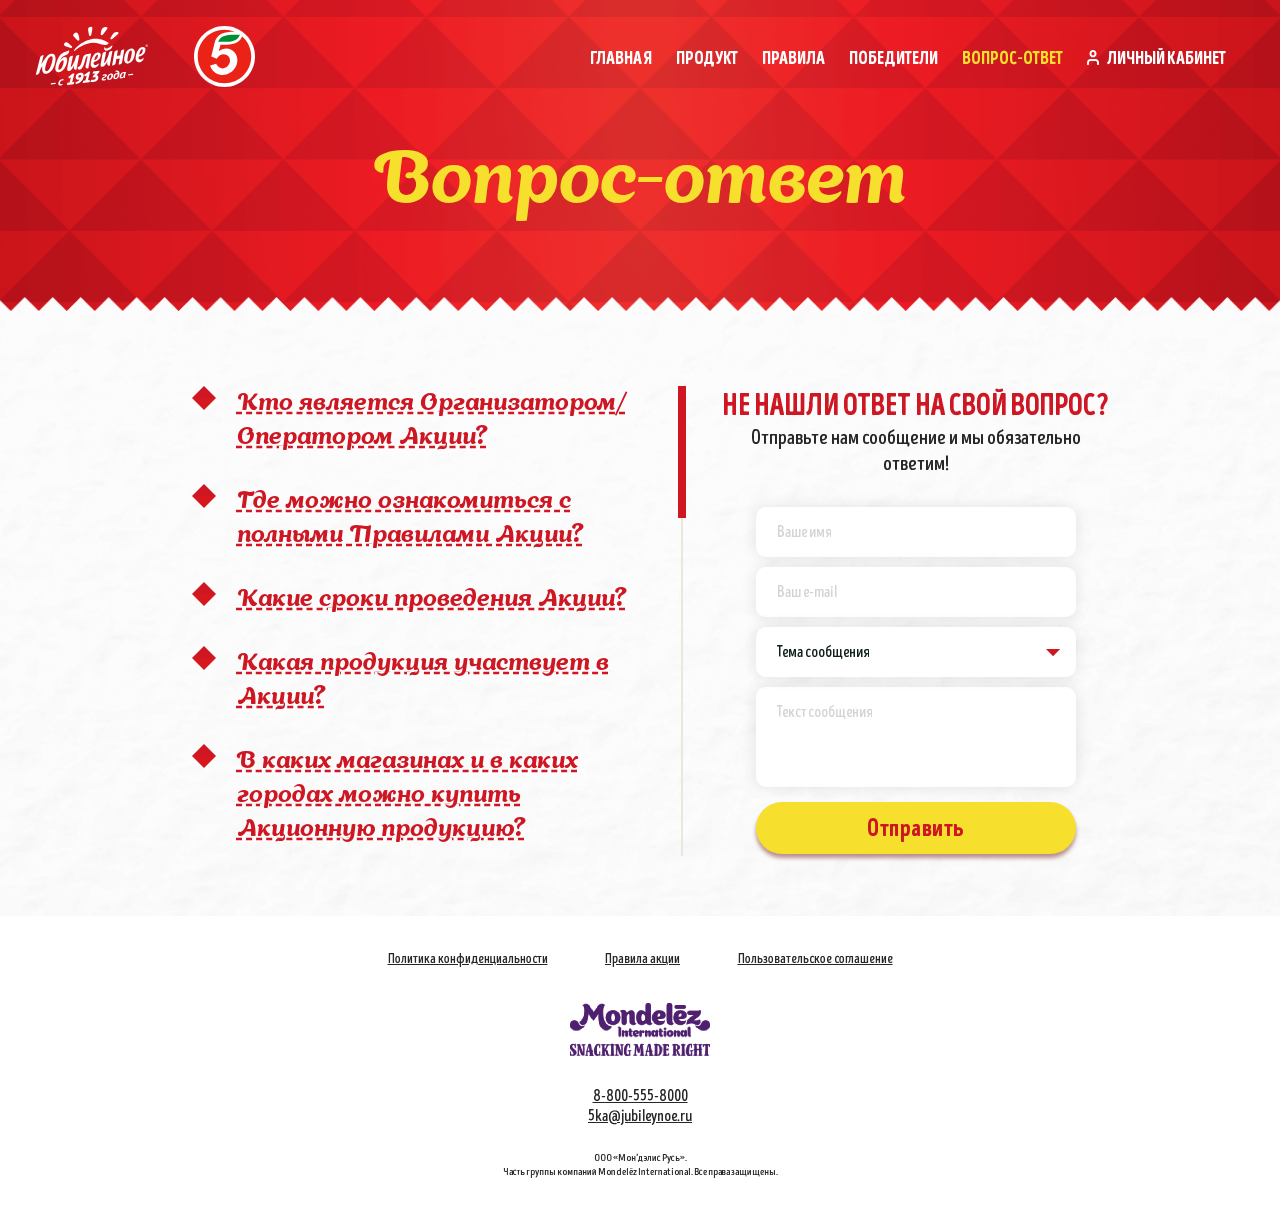
<file: faq.html>
<!DOCTYPE html>
<html lang="en">
<head>
	<meta charset="UTF-8">
	<title>Вопрос-ответ | Акция Пятерочка-Юбилейное</title>
	<meta http-equiv="X-UA-Compatible" content="IE=edge">
    <meta name="viewport" content="width=device-width, initial-scale=1.0, maximum-scale=1.0, minimum-scale=1.0, user-scalable=no">
    <meta name="format-detection" content="telephone=no">
    <link rel="shortcut icon" href="img/favicon.ico" type="image/png">
	<link rel="stylesheet" href="fonts/stylesheet.css">
	<link rel="stylesheet" href="css/jquery.scrollbar.css">
	<link rel="stylesheet" href="css/select2.min.css">
	<link rel="stylesheet" href="css/styles.css">
	<!--[if lte IE 9]>
    <script src="http://phpbbex.com/oldies/oldies.js" charset="utf-8"></script>
    <script src="https://oss.maxcdn.com/html5shiv/3.7.3/html5shiv.min.js"></script>
    <script src="https://oss.maxcdn.com/respond/1.4.2/respond.min.js"></script>
    <![endif]-->
</head>
<body>
	<div class="wrapper">
		<div class="content">
			<header>
				<div class="container header-container">
					<div class="logos">
						<div class="logo_ub">
							<img src="img/ubi_logo.svg" alt="Юбилейное">
						</div>
						<div class="logo_5ka">
							<img src="img/logo5ka.svg" alt="Пятерочка">
						</div>
					</div>
					<div class="menu">
						<a href="#!" class="burger"></a>
						<nav class="menu-links">
							<div class="logos menu-logos">
								<div class="logo_ub">
									<img src="img/ubi_logo_red.svg" alt="Юбилейное">
								</div>
								<div class="logo_5ka">
									<img src="img/logo5ka.svg" alt="Пятерочка">
								</div>
							</div>
							<a href="index.html" class="menu-link">Главная</a>
							<a href="index.html#products" class="menu-link anchor">Продукт</a>
							<a href="#!" class="menu-link" target="_blank">Правила</a>
							<a href="winners.html" class="menu-link">Победители</a>
							<a href="faq.html" class="menu-link active">Вопрос-ответ</a>
							<a href="lk.html" class="menu-link lk-link pop-op" data-popup="auth">Личный кабинет</a>
							<a href="" class="menu-link logout">Выйти</a>
							<a href="#!" class="close-menu-down"></a>
						</nav>
					</div>
				</div>
			</header>
			<section class="banner not-main">
				<div class="banner-text faq-banner-text">Вопрос-ответ</div>
			</section>
			<section class="inner-content">
				<div class="container faq-container">
					<div class="table-wrapper faq-wrap">
						<div class="faq-item">
							<div class="faq-title">Кто является Организатором/Оператором  Акции?</div>
							<div class="faq-text">
								Организатором Акции является ООО «Мон’дэлис Русь» (далее по тексту - «Организатор»).  Место нахождения: Россия, 601123, г. Покров, Владимирская область, Петушинский р-н, ул. Франца Штольверка, д. 10. Банковские реквизиты: ИНН: 3321020710 КПП: 997150001, р/с 40702810500000100331 в ООО Эйч-эс-би-си Банк (РР), 115054, Россия, Москва, Павелецкая площадь, д.2, стр.2, к/с 30101810400000000351, БИК: 044525351.<br><br>

								Оператором Акции является НАО «ЭМГ Промо» (далее по тексту - «Оператор»). Место нахождения: 117105, г. Москва, вн.тер.г. Муниципальный округ Донской, Варшавское ш., д.1, стр.17, ИНН 7701632924.
							</div>
						</div>
						<div class="faq-item">
							<div class="faq-title">Где можно ознакомиться с полными Правилами Акции?</div>
							<div class="faq-text">
								С полными Правилами Акции вы можете ознакомиться <a href="Rules.pdf" class="link">по ссылке</a>. <br><br>
								Дополнительную интересующую информацию об условиях участия и проведения Акции, можно узнать на сайте Акции промо.юбилейное.рф, заполнив форму обратной связи, а также отправив письмо на электронный ящик 5ka@jubileynoe.ru  или по  телефону горячий линии: 8-800-555-80-00 (звонки на территории Российской Федерации бесплатные)
							</div>
						</div>
						<div class="faq-item">
							<div class="faq-title">Какие сроки проведения Акции?</div>
							<div class="faq-text">
								•	Общий срок проведения Акции: с «01» марта 2021 года по «30» апреля 2021 года (включительно).<br>
								•	Срок приобретения Продукции: с «01» марта 2021 года по «31» марта 2021 года.<br>
								•	Срок регистрации карт лояльности: с «01» марта 2021 года по «31» марта 2021 года (включительно).<br>
								•	Срок определения Победителей Акции: с «01» марта 2021 года по «13» апреля 2021 года (включительно).<br>
								•	Срок вручения Призов Победителям Акции: с «01» марта 2021 года по «30» апреля 2021 года (включительно).<br>
								Все сроки зафиксированы по московскому времени.
							</div>
						</div>
						<div class="faq-item">
							<div class="faq-title">Какая продукция участвует в Акции?</div>
							<div class="faq-text">
								В акции участвует следующая продукция:<br>
								•	ЮБИЛЕЙНОЕ Печенье с глазурью витаминизированное 116г<br>
								•	ЮБИЛЕЙНОЕ Печенье ореховое с глазурью витаминизированное 116г<br>
								•	ЮБИЛЕЙНОЕ Печенье МОЛОЧНОЕ витаминизированное с глазурью 116г<br>
								•	ЮБИЛЕЙНОЕ Печенье витаминизированное со светлой глазурью 121г<br>
								•	ЮБИЛЕЙНОЕ Печенье молочное с глазурью 232г<br>
								•	ЮБИЛЕЙНОЕ Печенье с темной глазурью 232г<br>
								•	ЮБИЛЕЙНОЕ Печенье с кусочками клюквы 112г<br>
								•	ЮБИЛЕЙНОЕ Печенье с кусочками клюквы 112г<br>
								•	Печенье Юбилейное с цельнозерновыми злаками и с яблочными кусочками, 171 гр<br>
								•	Печенье Юбилейное с цельнозерновыми злаками, 171 гр<br>
								•	ЮБИЛЕЙНОЕ Печенье ТРАДИЦИОННОЕ витаминизированное 313г<br>
								•	ЮБИЛЕЙНОЕ Печенье с овсяными хлопьями витаминизированное 313г<br>
								•	Юбилейное печенье, покрытое молочным шоколадом 150 г x 14 КР Шоко Барокко<br>
								•	Мини-кексы Юбилейное JUBILEE с кусочками темного шоколада и с какао, 140г<br>
								•	Мини-кексы Юбилейное JUBILEE с кусочками молочного шоколада - оригинальный вкус, 140г
							</div>
						</div>
						<div class="faq-item">
							<div class="faq-title">В каких магазинах и в каких городах можно купить Акционную продукцию?</div>
							<div class="faq-text">Акция проводится во всех магазинах сети «Пятерочка» на всей территории Российской Федерации.</div>
						</div>
						<div class="faq-item">
							<div class="faq-title">Кто может принимать участие в акции?</div>
							<div class="faq-text">К участию допускаются совершеннолетние дееспособные лица, являющиеся гражданами Российской Федерации, постоянно проживающие на территории Российской Федерации.</div>
						</div>
						<div class="faq-item">
							<div class="faq-title">Что необходимо сделать, чтобы принять участие в Акции?</div>
							<div class="faq-text">
								1.	Приобрести продукцию из акционного списка, в количестве от 2 упаковок в одном чеке, в любом магазине ТС Пятерочка, предъявив «Выручай-карту» перед оплатой покупки.<br>
								2.	Зарегистрировать номер «Выручай-карты» на Сайте Акции пятерочка.юбилейное.рф. При регистрации на сайте указать  электронную почту, Ф.И.О., номер телефона, номер «Выручай-карты» и пройти верификацию по электронной почте.<br>
							</div>
						</div>
						<div class="faq-item">
							<div class="faq-title">Нужно ли сохранять чек о покупке?</div>
							<div class="faq-text">Чеки за покупку Продукции, необходимо сохранять в течение всего периода проведения Акции. Оператор/Организатор вправе потребовать от Участника предоставления оригинала Чека  для подтверждения факта покупки Продукции в течение всего периода проведения Акции.</div>
						</div>
						<div class="faq-item">
							<div class="faq-title">Какие призы можно выиграть и в каком количестве?</div>
							<div class="faq-text">Гарантированный Приз – автоматическое начисление Баллов на «Выручай-карту».<br>
								В зависимости от количества акционных  упаковок продукции в одном чеке Участник автоматически получает следующее количество Гарантированных Призов:<br>
								•	От 2 до 3 упаковок в одном чеке = х2 баллов;<br>
								•	От 4 до 5 упаковок в одном чеке = х3 баллов;<br>
								•	От 6 и более упаковок в одном чеке = х4 баллов.<br>
								Еженедельный Приз – начисление «Пакета» Баллов на «Выручай-карту»:<br>
								•	1 неделя - Еженедельный Приз №1 - 200 000 баллов;<br>
								•	2 неделя - Еженедельный Приз №2 - 500 000 баллов;<br>
								•	3 неделя - Еженедельный Приз №3 - 800 000 баллов;<br>
								•	4 неделя - Еженедельный Приз №4 - 1 000 000 баллов.
							</div>
						</div>
						<div class="faq-item">
							<div class="faq-title">Сколько призов можно выиграть в течение всего срока Акции?</div>
							<div class="faq-text">
								Получение Гарантированных Призов ограничено общим количеством таких призов - 25 462 862 Баллов.<br>
								Максимальное количество Еженедельных Призов, которое может выиграть один Участник - не более 1 Пакета Баллов.
							</div>
						</div>
						<div class="faq-item">
							<div class="faq-title">Когда будет проходить розыгрыш Еженедельных призов?</div>
							<div class="faq-text">
								•	16.03.2021 в 18:00:00 часов за неделю с 01.03.2021 по 07.03.2021 – 1 (Один) Еженедельный Приз №1- 200 000 (Двести тысяч) баллов;<br>
								•	23.03.2021 в 18:00:00 часов за неделю с 08.03.2021 по 14.03.2021 – 1 (Один) Еженедельный Приз №2 -500 000 (Пятьсот тысяч) баллов;<br>
								•	30.03.2021 в 18:00:00 часов за неделю с 15.03.2021 по 21.03.2021 – 1 (Один) Еженедельный Приз №3 -800 000 (Восемьсот тысяч) баллов;<br>
								•	13.04.2021 в 18:00:00 часов за неделю с 22.03.2021 по 31.03.2021 – 1 (Один) Еженедельный Приз №4 -  1 000 000 (Один миллион) баллов. 
							</div>
						</div>
						<div class="faq-item">
							<div class="faq-title">Как узнать о выигрыше Гарантированного Приза?</div>
							<div class="faq-text">Начисления происходят автоматически после покупки печенья «Юбилейного» и единовременного сканирования «Выручай-карты» на кассе.</div>
						</div>
						<div class="faq-item">
							<div class="faq-title">Как узнать о выигрыше Еженедельного Приза?</div>
							<div class="faq-text">Информация о выигранных призах отображается в Личном Кабинете, а так же вам придет письмо на электронную почту, указанную при регистрации, с информацией о выигрыше.</div>
						</div>
						<div class="faq-item">
							<div class="faq-title">Нужно ли платить налоги?</div>
							<div class="faq-text">Нет. Само по себе получение Победителями Баллов настоящей Акции не влечет за собой обязанности по уплате НДФЛ.</div>
						</div>
						<div class="faq-item">
							<div class="faq-title">Как происходит вручение приза?</div>
							<div class="faq-text">Гарантированные и Еженедельные Призы передаются путем пополнения баланса баллов «Выручай-карты» торговой сети Пятерочка по номеру карты, которая была предъявлена в момент приобретения Продукции, в срок до 30 апреля 2021 года.</div>
						</div>
						<div class="faq-item">
							<div class="faq-title">Что делать, если не получается зарегистрировать карту лояльности на сайте?</div>
							<div class="faq-text">По всем вопросам, связанным с внесением карт лояльности, а также другим вопросам, вы можете обратиться к Оператору акции по почте 5ka@jubileynoe.ru. Важно, чтобы карта лояльности сети была активирована.</div>
						</div>
						<div class="faq-item">
							<div class="faq-title">Что делать, если покупки не отображаются в Личном Кабинете?</div>
							<div class="faq-text">В связи с техническими трудностями информация о совершенных покупках отражается в Личном кабинете участника Акции в срок до 3-х недель с момента совершения покупки. Если с момента покупки прошло более 3-х недель, но они не отобразились в личном кабинете, вы можете обратиться к Оператору акции по почте 5ka@jubileynoe.ru.</div>
						</div>
					</div>
					<div class="feedback-wrap">
						<div class="feedback-title">Не нашли ответ на свой вопрос?</div>
						<div class="feedback-desc">Отправьте нам сообщение и мы обязательно ответим!</div>
						<form class="feedback-form">
							<div class="input-field">
	                    		<input type="text" name="name" placeholder="Ваше имя" required>
	                    	</div>
	                    	<div class="input-field">
	                    		<input type="text" name="email" placeholder="Ваш e-mail" required>
	                    	</div>
	                    	<div class="input-field">
	                    		<div class="select">
									<select name="theme" data-placeholder="Тема сообщения" required>
										<option value=""></option>
										<option value="1">Тема 1</option>
										<option value="2">Тема 2</option>
										<option value="3">Тема 3</option>
									</select>
								</div>
	                    	</div>
	                    	<div class="input-field">
	                    		<textarea name="message" placeholder="Текст сообщения" required></textarea>
	                    	</div>
	                    	<div class="btn-wrap">
	                    		<button class="btn">Отправить</button>
	                    	</div>
						</form>
					</div>
				</div>
			</section>
		</div>
		<footer>
			<div class="footer-links">
				<a href="#!" class="link" target="_blank">Политика конфиденциальности</a>
				<a href="#!" class="link" target="_blank">Правила акции</a>
				<a href="#!" class="link" target="_blank">Пользовательское соглашение</a>
			</div>
			<div class="mndlz">
				<img src="img/mndlz.svg" alt="ООО «Мон’дэлис Русь»">
			</div>
			<div class="contacts">
				<a href="tel:8-800-555-8000" class="link">8-800-555-8000</a>
				<a href="mailto:5ka@jubileynoe.ru" class="link">5ka@jubileynoe.ru</a>
			</div>
			<div class="copyright">ООО «Мон’дэлис Русь». <br> Часть группы компаний Mondelēz International. Все права защищены.</div>
		</footer>
	</div>
	<div class="popups">
		<div id="auth" class="popup">
			<div class="popup__wrap">
				<a href="#!" class="close-popup js-close-popup">
					<svg width="18" height="18" viewBox="0 0 18 18" fill="none" xmlns="http://www.w3.org/2000/svg">
						<path d="M2 2L16 16" stroke="#8A8A8A" stroke-width="3" stroke-linecap="round" stroke-linejoin="round"/>
						<path d="M16 2L2 16" stroke="#8A8A8A" stroke-width="3" stroke-linecap="round" stroke-linejoin="round"/>
					</svg>
				</a>
                <div class="popup__inner">
                    <div class="popup__title">Вход в личный кабинет</div>
                    <div class="popup__error"></div>
                    <form class="popup-form">
                    	<div class="input-field">
                    		<input type="text" name="email" placeholder="E-mail" required>
                    	</div>
                    	<div class="input-field">
                    		<input type="password" name="password" placeholder="Пароль" required>
                    	</div>
                    	<div class="btn-wrap">
                    		<button class="btn">Войти</button>
                    	</div>
                    </form>
                    <div class="popup-links">
                    	<a href="#!" class="link pop-op" data-popup="restore-password">Восстановить пароль</a>
                    	<a href="#!" class="link pop-op" data-popup="reg">Регистрация</a>
                    </div>
                </div>
            </div>
		</div>
		<div id="reg" class="popup">
			<div class="popup__wrap">
				<a href="#!" class="close-popup js-close-popup">
					<svg width="18" height="18" viewBox="0 0 18 18" fill="none" xmlns="http://www.w3.org/2000/svg">
						<path d="M2 2L16 16" stroke="#8A8A8A" stroke-width="3" stroke-linecap="round" stroke-linejoin="round"/>
						<path d="M16 2L2 16" stroke="#8A8A8A" stroke-width="3" stroke-linecap="round" stroke-linejoin="round"/>
					</svg>
				</a>
                <div class="popup__inner">
                    <div class="popup__title">Регистрация</div>
                    <div class="popup__error"></div>
                    <form class="popup-form">
                    	<div class="input-field">
                    		<input type="text" name="name" placeholder="Фамилия" required>
                    	</div>
                    	<div class="input-field">
                    		<input type="text" name="lastname" placeholder="Имя" required>
                    	</div>
                    	<div class="input-field">
                    		<input type="text" name="patronymic" placeholder="Отчество" required>
                    	</div>
                    	<div class="input-field">
                    		<input type="text" name="email" placeholder="E-mail" required>
                    	</div>
                    	<div class="input-field">
                    		<input type="text" name="phone" class="phone-mask" placeholder="Телефон" required>
                    	</div>
                    	<div class="phone__text">На данный номер будет отправлен денежный приз за каждые 4 упаковки в чеке</div>
                    	<div class="checkbox-wrapper">
							<div class="input-field checkbox-field">
	                            <label for="check-rules" class="checkbox">
	                                <input id="check-rules" name="check-rules" type="checkbox" required>
	                                <span class="checkmark"></span>
	                                <span class="checkbox-text">Я согласен с <a href="#!" class="rules-link link" target="_blank">Правилами акции</a></span>
	                            </label> 
	                        </div>
	                        <div class="input-field checkbox-field">
	                            <label for="check-data" class="checkbox">
	                                <input id="check-data" name="check-data" type="checkbox" required>
	                                <span class="checkmark"></span>
	                                <span class="checkbox-text">Я согласен на обработку моих персональных данных</span>
	                            </label> 
	                        </div>
						</div>
                    	<!-- чекбоксы -->
                    	<div class="btn-wrap">
                    		<button class="btn">Отправить</button>
                    	</div>
                    </form>
                    <div class="popup-links">
                    	<a href="#!" class="link pop-op" data-popup="auth">Авторизация</a>
                    </div>
                </div>
            </div>
		</div>
		<div id="reg-confirm" class="popup">
			<div class="popup__wrap">
				<a href="#!" class="close-popup js-close-popup">
					<svg width="18" height="18" viewBox="0 0 18 18" fill="none" xmlns="http://www.w3.org/2000/svg">
						<path d="M2 2L16 16" stroke="#8A8A8A" stroke-width="3" stroke-linecap="round" stroke-linejoin="round"/>
						<path d="M16 2L2 16" stroke="#8A8A8A" stroke-width="3" stroke-linecap="round" stroke-linejoin="round"/>
					</svg>
				</a>
                <div class="popup__inner">
                    <div class="popup__desc">Пароль отправлен Вам на почту,<br>указанную при регистрации.</div>
                    <div class="btn-wrap">
                		<a href="#!" class="btn pop-op" data-popup="auth">Войти</a>
                	</div>
                </div>
            </div>
		</div>
		<div id="restore-password" class="popup">
			<div class="popup__wrap">
				<a href="#!" class="close-popup js-close-popup">
					<svg width="18" height="18" viewBox="0 0 18 18" fill="none" xmlns="http://www.w3.org/2000/svg">
						<path d="M2 2L16 16" stroke="#8A8A8A" stroke-width="3" stroke-linecap="round" stroke-linejoin="round"/>
						<path d="M16 2L2 16" stroke="#8A8A8A" stroke-width="3" stroke-linecap="round" stroke-linejoin="round"/>
					</svg>
				</a>
                <div class="popup__inner">
                    <div class="popup__title">Восстановление пароля</div>
                    <div class="popup__error"></div>
                    <form class="popup-form">
                    	<div class="input-field">
                    		<input type="text" name="email" placeholder="E-mail" required>
                    	</div>
                    	<div class="input-field">
							<span class="clock-text" style="display: none;">Можно отправить повторно через <span class="clock"></span></span>
                    	</div>
                    	<div class="btn-wrap">
                    		<button class="btn">Отправить</button>
                    	</div>
                    </form>
                    <div class="popup-links">
                    	<a href="#!" class="link pop-op" data-popup="auth">Авторизация</a>
                    </div>
                </div>
            </div>
		</div>
	</div>
	<script src="js/jquery-3.4.1.min.js"></script>
	<script src="js/jquery.scrollbar.min.js"></script>
	<script src="js/jquery.inputmask.bundle.min.js"></script>
	<script src="js/jquery.validate.min.js"></script>
	<script src="js/jquery.countdown.min.js"></script>
	<script src="js/select2.min.js"></script>
	<script src="js/slick.min.js"></script>
	<script src="js/scripts.js"></script>
</body>
</html>
</file>
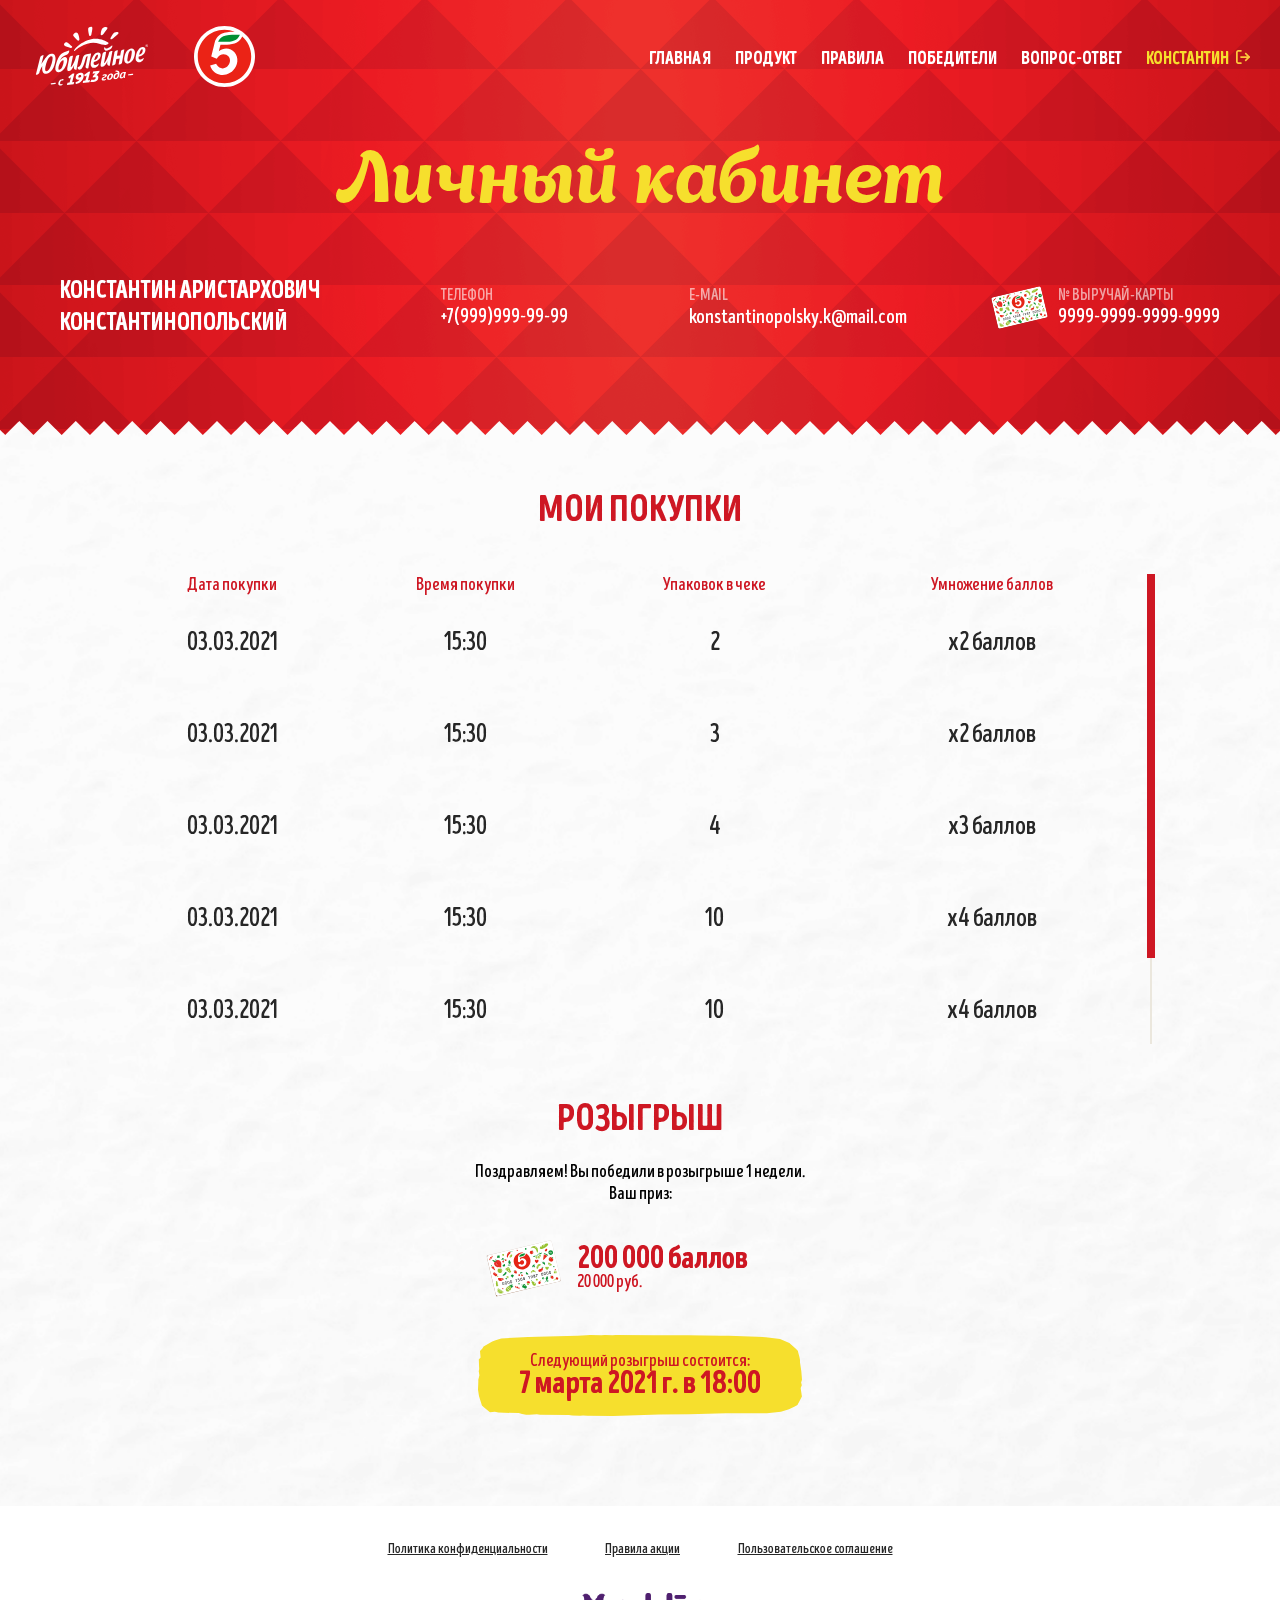
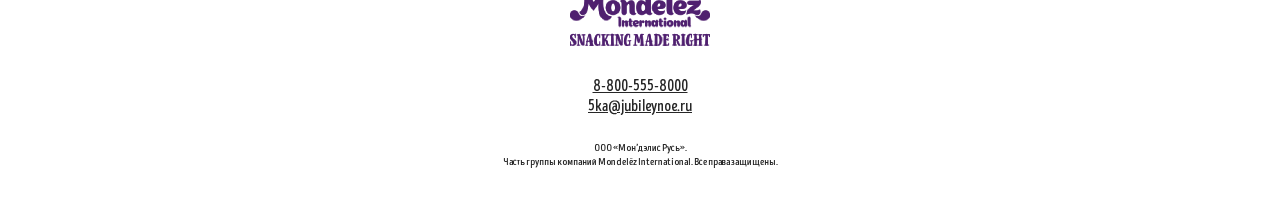
<file: lk.html>
<!DOCTYPE html>
<html lang="en">
<head>
	<meta charset="UTF-8">
	<title>Личный кабинет | Акция Пятерочка-Юбилейное</title>
	<meta http-equiv="X-UA-Compatible" content="IE=edge">
    <meta name="viewport" content="width=device-width, initial-scale=1.0, maximum-scale=1.0, minimum-scale=1.0, user-scalable=no">
    <meta name="format-detection" content="telephone=no">
    <link rel="shortcut icon" href="img/favicon.ico" type="image/png">
	<link rel="stylesheet" href="fonts/stylesheet.css">
	<link rel="stylesheet" href="css/jquery.scrollbar.css">
	<link rel="stylesheet" href="css/select2.min.css">
	<link rel="stylesheet" href="css/styles.css">
	<!--[if lte IE 9]>
    <script src="http://phpbbex.com/oldies/oldies.js" charset="utf-8"></script>
    <script src="https://oss.maxcdn.com/html5shiv/3.7.3/html5shiv.min.js"></script>
    <script src="https://oss.maxcdn.com/respond/1.4.2/respond.min.js"></script>
    <![endif]-->
</head>
<body>
	<div class="wrapper">
		<div class="content">
			<header>
				<div class="container header-container">
					<div class="logos">
						<div class="logo_ub">
							<img src="img/ubi_logo.svg" alt="Юбилейное">
						</div>
						<div class="logo_5ka">
							<img src="img/logo5ka.svg" alt="Пятерочка">
						</div>
					</div>
					<div class="menu">
						<a href="#!" class="burger"></a>
						<nav class="menu-links">
							<div class="logos menu-logos">
								<div class="logo_ub">
									<img src="img/ubi_logo_red.svg" alt="Юбилейное">
								</div>
								<div class="logo_5ka">
									<img src="img/logo5ka.svg" alt="Пятерочка">
								</div>
							</div>
							<a href="index.html" class="menu-link">Главная</a>
							<a href="index.html#products" class="menu-link anchor">Продукт</a>
							<a href="#!" class="menu-link" target="_blank">Правила</a>
							<a href="winners.html" class="menu-link">Победители</a>
							<a href="faq.html" class="menu-link">Вопрос-ответ</a>
							<form>
								<a href="lk.html" class="menu-link profile-link active">Константин</a>
								<a href="index.html" class="logout-link" title="Выйти"><img src="img/logout.svg" alt=""></a>
							</form>
							<a href="" class="menu-link logout">Выйти</a>
							<a href="#!" class="close-menu-down"></a>
						</nav>
					</div>
				</div>
			</header>
			<section class="banner lk-banner not-main">
				<div class="banner-text lk-text">Личный кабинет</div>
				<div class="profile">
						<div class="profile-name">Константин Аристархович <br>Константинопольский</div>
						<div class="profile-text"><span>Телефон</span>+7(999)999-99-99</div>
						<div class="profile-text"><span>E-mail</span>konstantinopolsky.k@mail.com</div>
						<div class="profile-text profile-card"><span>№ выручай-карты</span>9999-9999-9999-9999</div>
				</div>
			</section>
			<section class="inner-content">
				<div class="container lk-container">
					<div class="title">Мои покупки</div>
					<!-- <div class="no-items">Покупайте  печенье и кексы «Юбилейное» с использованием Выручай-карты, которую вы указали при регистрации.<br>Ваши покупки отобразятся здесь в ближайшее время.</div> -->
					<div class="table-wrapper lk-table">
						<table>
							<thead>
								<tr>
									<th class="desktop-visible">Дата покупки</th>
									<th class="desktop-visible">Время покупки</th>
									<th class="mobile-visible">Дата <br class="mobile-visible">и время</th>
									<th>Упаковок <br class="mobile-visible">в чеке</th>
									<th>Умножение <br class="mobile-visible">баллов</th>
								</tr>
							</thead>
							<tbody>
								<tr>
									<td class="desktop-visible">03.03.2021</td>
									<td class="desktop-visible">15:30</td>
									<td class="mobile-visible">03.03.2021<span>15:30</span></td>
									<td>2</td>
									<td>х2 баллов</td>
								</tr>
								<tr>
									<td class="desktop-visible">03.03.2021</td>
									<td class="desktop-visible">15:30</td>
									<td class="mobile-visible">03.03.2021<span>15:30</span></td>
									<td>3</td>
									<td>х2 баллов</td>
								</tr>
								<tr>
									<td class="desktop-visible">03.03.2021</td>
									<td class="desktop-visible">15:30</td>
									<td class="mobile-visible">03.03.2021<span>15:30</span></td>
									<td>4</td>
									<td>х3 баллов</td>
								</tr>
								<tr>
									<td class="desktop-visible">03.03.2021</td>
									<td class="desktop-visible">15:30</td>
									<td class="mobile-visible">03.03.2021<span>15:30</span></td>
									<td>10</td>
									<td>х4 баллов</td>
								</tr>
								<tr>
									<td class="desktop-visible">03.03.2021</td>
									<td class="desktop-visible">15:30</td>
									<td class="mobile-visible">03.03.2021<span>15:30</span></td>
									<td>10</td>
									<td>х4 баллов</td>
								</tr>
								<tr>
									<td class="desktop-visible">03.03.2021</td>
									<td class="desktop-visible">15:30</td>
									<td class="mobile-visible">03.03.2021<span>15:30</span></td>
									<td>10</td>
									<td>х4 баллов</td>
								</tr>
							</tbody>
						</table>
					</div>
					<div class="title give-title">Розыгрыш</div>
					<div class="winner">
						<div class="winner-text">Поздравляем! Вы победили в розыгрыше 1 недели.<br>Ваш приз:</div>
						<div class="winner-prize">
							<div class="prize-amount">200 000 баллов</div>
							<div class="prize-rub">20 000 руб.</div>
						</div>
					</div>
					<div class="next-give">
						<div class="next-title">Следующий розыгрыш состоится:</div>
						<div class="next-date">7 марта 2021 г. в 18:00</div>
					</div>
				</div>
			</section>
		</div>
		<footer>
			<div class="footer-links">
				<a href="#!" class="link" target="_blank">Политика конфиденциальности</a>
				<a href="#!" class="link" target="_blank">Правила акции</a>
				<a href="#!" class="link" target="_blank">Пользовательское соглашение</a>
			</div>
			<div class="mndlz">
				<img src="img/mndlz.svg" alt="ООО «Мон’дэлис Русь»">
			</div>
			<div class="contacts">
				<a href="tel:8-800-555-8000" class="link">8-800-555-8000</a>
				<a href="mailto:5ka@jubileynoe.ru" class="link">5ka@jubileynoe.ru</a>
			</div>
			<div class="copyright">ООО «Мон’дэлис Русь». <br> Часть группы компаний Mondelēz International. Все права защищены.</div>
		</footer>
	</div>
	<div class="popups">
		<div id="auth" class="popup">
			<div class="popup__wrap">
				<a href="#!" class="close-popup js-close-popup">
					<svg width="18" height="18" viewBox="0 0 18 18" fill="none" xmlns="http://www.w3.org/2000/svg">
						<path d="M2 2L16 16" stroke="#8A8A8A" stroke-width="3" stroke-linecap="round" stroke-linejoin="round"/>
						<path d="M16 2L2 16" stroke="#8A8A8A" stroke-width="3" stroke-linecap="round" stroke-linejoin="round"/>
					</svg>
				</a>
                <div class="popup__inner">
                    <div class="popup__title">Вход в личный кабинет</div>
                    <div class="popup__error"></div>
                    <form class="popup-form">
                    	<div class="input-field">
                    		<input type="text" name="email" placeholder="E-mail" required>
                    	</div>
                    	<div class="input-field">
                    		<input type="password" name="password" placeholder="Пароль" required>
                    	</div>
                    	<div class="btn-wrap">
                    		<button class="btn">Войти</button>
                    	</div>
                    </form>
                    <div class="popup-links">
                    	<a href="#!" class="link pop-op" data-popup="restore-password">Восстановить пароль</a>
                    	<a href="#!" class="link pop-op reg-link" data-popup="reg">Зарегистрироваться</a>
                    </div>
                </div>
            </div>
		</div>
		<div id="reg" class="popup">
			<div class="popup__wrap">
				<a href="#!" class="close-popup js-close-popup">
					<svg width="18" height="18" viewBox="0 0 18 18" fill="none" xmlns="http://www.w3.org/2000/svg">
						<path d="M2 2L16 16" stroke="#8A8A8A" stroke-width="3" stroke-linecap="round" stroke-linejoin="round"/>
						<path d="M16 2L2 16" stroke="#8A8A8A" stroke-width="3" stroke-linecap="round" stroke-linejoin="round"/>
					</svg>
				</a>
                <div class="popup__inner">
                    <div class="popup__title">Регистрация</div>
                    <div class="popup__error"></div>
                    <form class="popup-form">
                    	<div class="input-field">
                    		<input type="text" name="name" placeholder="Фамилия" required>
                    	</div>
                    	<div class="input-field">
                    		<input type="text" name="lastname" placeholder="Имя" required>
                    	</div>
                    	<div class="input-field">
                    		<input type="text" name="patronymic" placeholder="Отчество" required>
                    	</div>
                    	<div class="input-field">
                    		<input type="text" name="email" placeholder="E-mail" required>
                    	</div>
                    	<div class="input-field">
                    		<input type="text" name="phone" class="phone-mask" placeholder="Телефон" required>
                    	</div>
                    	<div class="phone__text">На данный номер будет отправлен денежный приз за каждые 4 упаковки в чеке</div>
                    	<div class="checkbox-wrapper">
							<div class="input-field checkbox-field">
	                            <label for="check-rules" class="checkbox">
	                                <input id="check-rules" name="check-rules" type="checkbox" required>
	                                <span class="checkmark"></span>
	                                <span class="checkbox-text">Я согласен с <a href="#!" class="rules-link link" target="_blank">Правилами акции</a></span>
	                            </label> 
	                        </div>
	                        <div class="input-field checkbox-field">
	                            <label for="check-data" class="checkbox">
	                                <input id="check-data" name="check-data" type="checkbox" required>
	                                <span class="checkmark"></span>
	                                <span class="checkbox-text">Я согласен на обработку моих персональных данных</span>
	                            </label> 
	                        </div>
						</div>
                    	<!-- чекбоксы -->
                    	<div class="btn-wrap">
                    		<button class="btn">Отправить</button>
                    	</div>
                    </form>
                    <div class="popup-links">
                    	<a href="#!" class="link pop-op" data-popup="auth">Авторизация</a>
                    </div>
                </div>
            </div>
		</div>
		<div id="reg-confirm" class="popup">
			<div class="popup__wrap">
				<a href="#!" class="close-popup js-close-popup">
					<svg width="18" height="18" viewBox="0 0 18 18" fill="none" xmlns="http://www.w3.org/2000/svg">
						<path d="M2 2L16 16" stroke="#8A8A8A" stroke-width="3" stroke-linecap="round" stroke-linejoin="round"/>
						<path d="M16 2L2 16" stroke="#8A8A8A" stroke-width="3" stroke-linecap="round" stroke-linejoin="round"/>
					</svg>
				</a>
                <div class="popup__inner">
                    <div class="popup__desc">Пароль отправлен Вам на почту,<br>указанную при регистрации.</div>
                    <div class="btn-wrap">
                		<a href="#!" class="btn pop-op" data-popup="auth">Войти</a>
                	</div>
                </div>
            </div>
		</div>
		<div id="restore-password" class="popup">
			<div class="popup__wrap">
				<a href="#!" class="close-popup js-close-popup">
					<svg width="18" height="18" viewBox="0 0 18 18" fill="none" xmlns="http://www.w3.org/2000/svg">
						<path d="M2 2L16 16" stroke="#8A8A8A" stroke-width="3" stroke-linecap="round" stroke-linejoin="round"/>
						<path d="M16 2L2 16" stroke="#8A8A8A" stroke-width="3" stroke-linecap="round" stroke-linejoin="round"/>
					</svg>
				</a>
                <div class="popup__inner">
                    <div class="popup__title">Восстановление пароля</div>
                    <div class="popup__error"></div>
                    <form class="popup-form">
                    	<div class="input-field">
                    		<input type="text" name="email" placeholder="E-mail" required>
                    	</div>
                    	<div class="input-field">
							<span class="clock-text" style="display: none;">Можно отправить повторно через <span class="clock"></span></span>
                    	</div>
                    	<div class="btn-wrap">
                    		<button class="btn">Отправить</button>
                    	</div>
                    </form>
                    <div class="popup-links">
                    	<a href="#!" class="link pop-op" data-popup="auth">Авторизация</a>
                    </div>
                </div>
            </div>
		</div>
		<div id="get-prize" class="popup">
			<div class="popup__wrap">
				<a href="#!" class="close-popup js-close-popup">
					<svg width="18" height="18" viewBox="0 0 18 18" fill="none" xmlns="http://www.w3.org/2000/svg">
						<path d="M2 2L16 16" stroke="#8A8A8A" stroke-width="3" stroke-linecap="round" stroke-linejoin="round"/>
						<path d="M16 2L2 16" stroke="#8A8A8A" stroke-width="3" stroke-linecap="round" stroke-linejoin="round"/>
					</svg>
				</a>
                <div class="popup__inner">
                    <div class="popup__desc">Информация о получении приза была отправлена на почту.</div>
                    <div class="btn-wrap">
                		<a href="#!" class="btn js-close-popup">Понятно</a>
                	</div>
                </div>
            </div>
		</div>
		<div id="rejected-check" class="popup">
			<div class="popup__wrap">
				<a href="#!" class="close-popup js-close-popup">
					<svg width="18" height="18" viewBox="0 0 18 18" fill="none" xmlns="http://www.w3.org/2000/svg">
						<path d="M2 2L16 16" stroke="#8A8A8A" stroke-width="3" stroke-linecap="round" stroke-linejoin="round"/>
						<path d="M16 2L2 16" stroke="#8A8A8A" stroke-width="3" stroke-linecap="round" stroke-linejoin="round"/>
					</svg>
				</a>
                <div class="popup__inner">
                	<div class="popup__title">Чек отклонен</div>
                    <div class="popup__desc">Такой чек уже был загружен ранее.</div>
                    <div class="btn-wrap">
                		<a href="#!" class="btn js-close-popup">Понятно</a>
                	</div>
                </div>
            </div>
		</div>
		<div id="check-upload" class="popup">
			<div class="popup__wrap">
				<a href="#!" class="close-popup js-close-popup">
					<svg width="18" height="18" viewBox="0 0 18 18" fill="none" xmlns="http://www.w3.org/2000/svg">
						<path d="M2 2L16 16" stroke="#8A8A8A" stroke-width="3" stroke-linecap="round" stroke-linejoin="round"/>
						<path d="M16 2L2 16" stroke="#8A8A8A" stroke-width="3" stroke-linecap="round" stroke-linejoin="round"/>
					</svg>
				</a>
                <div class="popup__inner">
                	<div class="popup__title">Загрузка чека</div>
                    <div class="iframe-wrap">
                        <iframe src="https://checkservice.emg.ru/Upload?id=4dd252b1-9575-4d6c-90b7-45bc236976b6&participantId=1&hash=41330d6584b8f79945010d87e1312b3d" class="iframe" frameborder="0"></iframe>
                    </div>
                </div>
            </div>
		</div>
	</div>
	<script src="js/jquery-3.4.1.min.js"></script>
	<script src="js/jquery.scrollbar.min.js"></script>
	<script src="js/jquery.inputmask.bundle.min.js"></script>
	<script src="js/jquery.validate.min.js"></script>
	<script src="js/jquery.countdown.min.js"></script>
	<script src="js/select2.min.js"></script>
	<script src="js/slick.min.js"></script>
	<script src="js/scripts.js"></script>
</body>
</html>
</file>
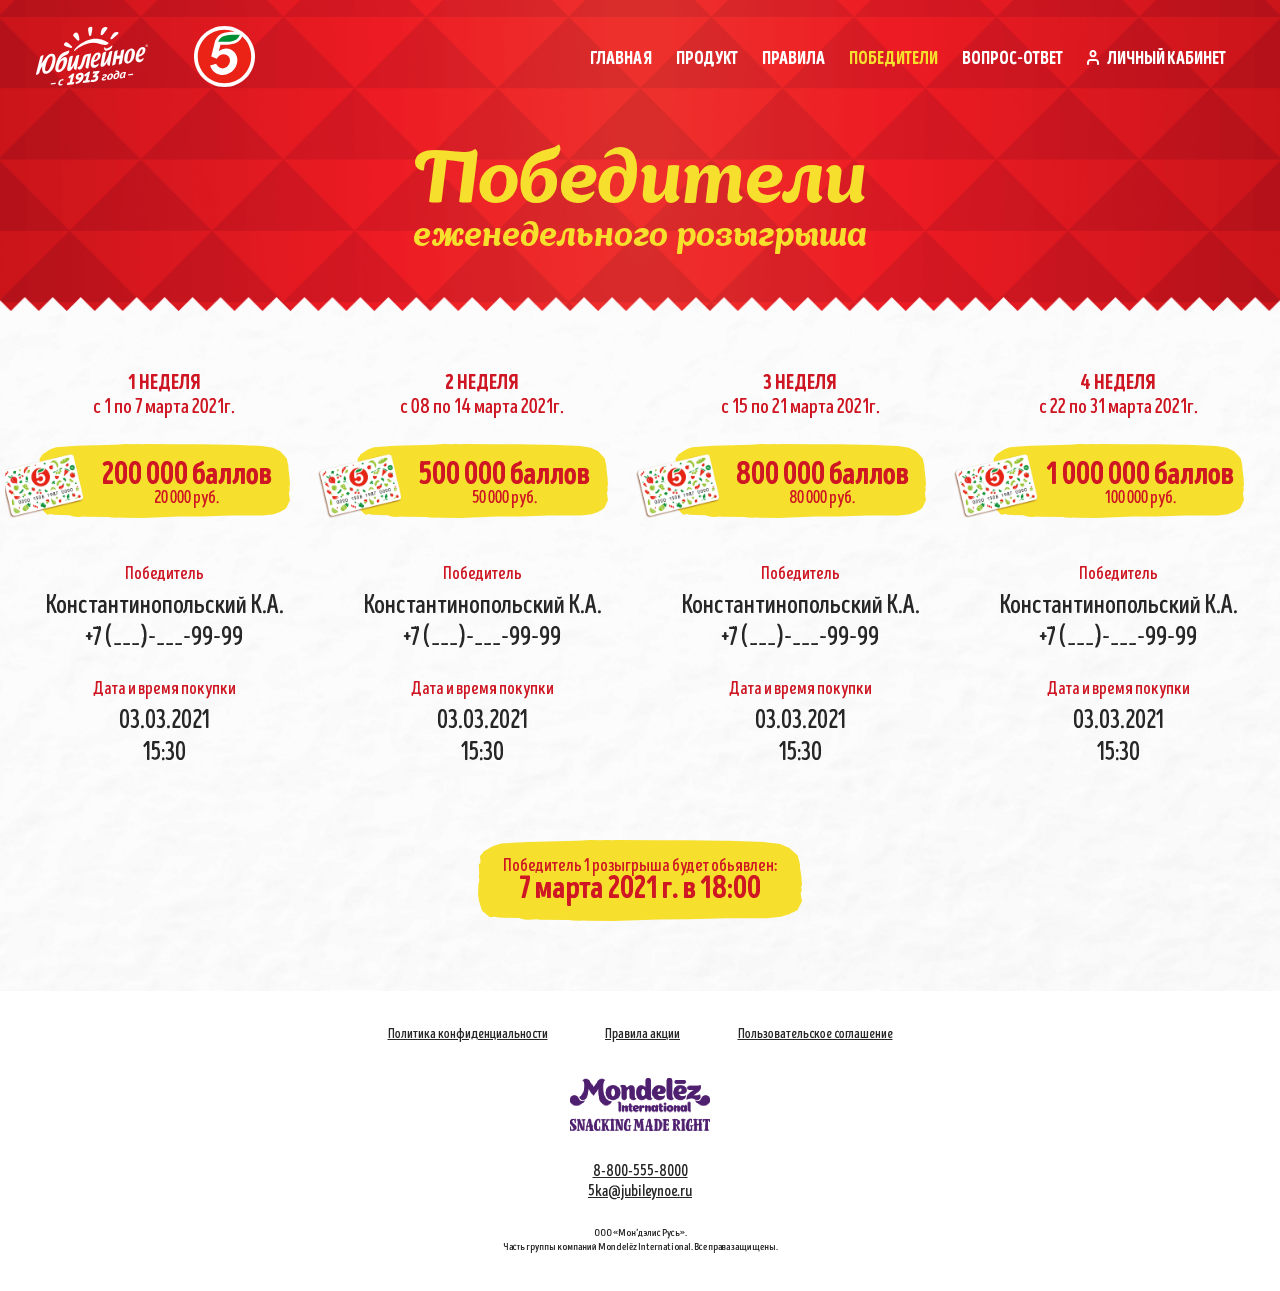
<file: winners.html>
<!DOCTYPE html>
<html lang="en">
<head>
	<meta charset="UTF-8">
	<title>Победители | Акция Пятерочка-Юбилейное</title>
	<meta http-equiv="X-UA-Compatible" content="IE=edge">
    <meta name="viewport" content="width=device-width, initial-scale=1.0, maximum-scale=1.0, minimum-scale=1.0, user-scalable=no">
    <meta name="format-detection" content="telephone=no">
    <link rel="shortcut icon" href="img/favicon.ico" type="image/png">
	<link rel="stylesheet" href="fonts/stylesheet.css">
	<link rel="stylesheet" href="css/jquery.scrollbar.css">
	<link rel="stylesheet" href="css/select2.min.css">
	<link rel="stylesheet" href="css/styles.css">
	<!--[if lte IE 9]>
    <script src="http://phpbbex.com/oldies/oldies.js" charset="utf-8"></script>
    <script src="https://oss.maxcdn.com/html5shiv/3.7.3/html5shiv.min.js"></script>
    <script src="https://oss.maxcdn.com/respond/1.4.2/respond.min.js"></script>
    <![endif]-->
</head>
<body>
	<div class="wrapper">
		<div class="content">
			<header>
				<div class="container header-container">
					<div class="logos">
						<div class="logo_ub">
							<img src="img/ubi_logo.svg" alt="Юбилейное">
						</div>
						<div class="logo_5ka">
							<img src="img/logo5ka.svg" alt="Пятерочка">
						</div>
					</div>
					<div class="menu">
						<a href="#!" class="burger"></a>
						<nav class="menu-links">
							<div class="logos menu-logos">
								<div class="logo_ub">
									<img src="img/ubi_logo_red.svg" alt="Юбилейное">
								</div>
								<div class="logo_5ka">
									<img src="img/logo5ka.svg" alt="Пятерочка">
								</div>
							</div>
							<a href="index.html" class="menu-link">Главная</a>
							<a href="index.html#products" class="menu-link anchor">Продукт</a>
							<a href="#!" class="menu-link" target="_blank">Правила</a>
							<a href="winners.html" class="menu-link active">Победители</a>
							<a href="faq.html" class="menu-link">Вопрос-ответ</a>
							<a href="lk.html" class="menu-link lk-link pop-op" data-popup="auth">Личный кабинет</a>
							<a href="" class="menu-link logout">Выйти</a>
							<a href="#!" class="close-menu-down"></a>
						</nav>
					</div>
				</div>
			</header>
			<section class="banner not-main">
				<div class="banner-text winners-text">Победители <span>еженедельного розыгрыша</span></div>
			</section>
			<section class="inner-content">
					<div class="winner-slider prizes-slider">
						<div class="prize-slide">
							<div class="card-title">1 Неделя</div>
							<div class="card-date">с 1 по 7 марта 2021г.</div>
							<div class="card-prize">
								<div class="card-img">
									<img src="img/card.png" alt="">
								</div>
								<div class="prize-amount">200 000 баллов</div>
								<div class="prize-rub">20 000 руб.</div>
							</div>
							<div class="card-winner">
								<div class="card-winner-title">Победитель</div>
								<div class="card-winner-name">Константинопольский К.А.</div>
								<div class="card-winner-phone">+7 (___)-___-99-99</div>
								<div class="card-winner-title">Дата  и время покупки</div>
								<div class="card-winner-datetime">
									<div class="card-winner-date">03.03.2021</div>
									<div class="card-winner-time">15:30</div>
								</div>
							</div>
						</div>
						<div class="prize-slide">
							<div class="card-title">2 Неделя</div>
							<div class="card-date">с 08 по 14 марта 2021г.</div>
							<div class="card-prize">
								<div class="card-img">
									<img src="img/card.png" alt="">
								</div>
								<div class="prize-amount">500 000 баллов</div>
								<div class="prize-rub">50 000 руб.</div>
							</div>
							<div class="card-winner">
								<div class="card-winner-title">Победитель</div>
								<div class="card-winner-name">Константинопольский К.А.</div>
								<div class="card-winner-phone">+7 (___)-___-99-99</div>
								<div class="card-winner-title">Дата  и время покупки</div>
								<div class="card-winner-datetime">
									<div class="card-winner-date">03.03.2021</div>
									<div class="card-winner-time">15:30</div>
								</div>
							</div>
						</div>
						<div class="prize-slide">
							<div class="card-title">3 Неделя</div>
							<div class="card-date">с 15 по 21 марта 2021г.</div>
							<div class="card-prize">
								<div class="card-img">
									<img src="img/card.png" alt="">
								</div>
								<div class="prize-amount">800 000 баллов</div>
								<div class="prize-rub">80 000 руб.</div>
							</div>
							<div class="card-winner">
								<div class="card-winner-title">Победитель</div>
								<div class="card-winner-name">Константинопольский К.А.</div>
								<div class="card-winner-phone">+7 (___)-___-99-99</div>
								<div class="card-winner-title">Дата  и время покупки</div>
								<div class="card-winner-datetime">
									<div class="card-winner-date">03.03.2021</div>
									<div class="card-winner-time">15:30</div>
								</div>
							</div>
						</div>
						<div class="prize-slide">
							<div class="card-title">4 Неделя</div>
							<div class="card-date">с 22 по 31 марта 2021г.</div>
							<div class="card-prize">
								<div class="card-img">
									<img src="img/card.png" alt="">
								</div>
								<div class="prize-amount">1 000 000 баллов</div>
								<div class="prize-rub">100 000 руб.</div>
							</div>
							<div class="card-winner">
								<div class="card-winner-title">Победитель</div>
								<div class="card-winner-name">Константинопольский К.А.</div>
								<div class="card-winner-phone">+7 (___)-___-99-99</div>
								<div class="card-winner-title">Дата  и время покупки</div>
								<div class="card-winner-datetime">
									<div class="card-winner-date">03.03.2021</div>
									<div class="card-winner-time">15:30</div>
								</div>
							</div>
						</div>
					</div>
					<div class="next-give next-winner">
						<div class="next-title">Победитель 1 розыгрыша будет обьявлен:</div>
						<div class="next-date">7 марта 2021 г. в 18:00</div>
					</div>
			</section>
		</div>
		<footer>
			<div class="footer-links">
				<a href="#!" class="link" target="_blank">Политика конфиденциальности</a>
				<a href="#!" class="link" target="_blank">Правила акции</a>
				<a href="#!" class="link" target="_blank">Пользовательское соглашение</a>
			</div>
			<div class="mndlz">
				<img src="img/mndlz.svg" alt="ООО «Мон’дэлис Русь»">
			</div>
			<div class="contacts">
				<a href="tel:8-800-555-8000" class="link">8-800-555-8000</a>
				<a href="mailto:5ka@jubileynoe.ru" class="link">5ka@jubileynoe.ru</a>
			</div>
			<div class="copyright">ООО «Мон’дэлис Русь». <br> Часть группы компаний Mondelēz International. Все права защищены.</div>
		</footer>
	</div>
	<div class="popups">
		<div id="auth" class="popup">
			<div class="popup__wrap">
				<a href="#!" class="close-popup js-close-popup">
					<svg width="18" height="18" viewBox="0 0 18 18" fill="none" xmlns="http://www.w3.org/2000/svg">
						<path d="M2 2L16 16" stroke="#8A8A8A" stroke-width="3" stroke-linecap="round" stroke-linejoin="round"/>
						<path d="M16 2L2 16" stroke="#8A8A8A" stroke-width="3" stroke-linecap="round" stroke-linejoin="round"/>
					</svg>
				</a>
                <div class="popup__inner">
                    <div class="popup__title">Вход в личный кабинет</div>
                    <div class="popup__error"></div>
                    <form class="popup-form">
                    	<div class="input-field">
                    		<input type="text" name="email" placeholder="E-mail" required>
                    	</div>
                    	<div class="input-field">
                    		<input type="password" name="password" placeholder="Пароль" required>
                    	</div>
                    	<div class="btn-wrap">
                    		<button class="btn">Войти</button>
                    	</div>
                    </form>
                    <div class="popup-links">
                    	<a href="#!" class="link pop-op" data-popup="restore-password">Восстановить пароль</a>
                    	<a href="#!" class="link pop-op" data-popup="reg">Регистрация</a>
                    </div>
                </div>
            </div>
		</div>
		<div id="reg" class="popup">
			<div class="popup__wrap">
				<a href="#!" class="close-popup js-close-popup">
					<svg width="18" height="18" viewBox="0 0 18 18" fill="none" xmlns="http://www.w3.org/2000/svg">
						<path d="M2 2L16 16" stroke="#8A8A8A" stroke-width="3" stroke-linecap="round" stroke-linejoin="round"/>
						<path d="M16 2L2 16" stroke="#8A8A8A" stroke-width="3" stroke-linecap="round" stroke-linejoin="round"/>
					</svg>
				</a>
                <div class="popup__inner">
                    <div class="popup__title">Регистрация</div>
                    <div class="popup__error"></div>
                    <form class="popup-form">
                    	<div class="input-field">
                    		<input type="text" name="name" placeholder="Фамилия" required>
                    	</div>
                    	<div class="input-field">
                    		<input type="text" name="lastname" placeholder="Имя" required>
                    	</div>
                    	<div class="input-field">
                    		<input type="text" name="patronymic" placeholder="Отчество" required>
                    	</div>
                    	<div class="input-field">
                    		<input type="text" name="email" placeholder="E-mail" required>
                    	</div>
                    	<div class="input-field">
                    		<input type="text" name="phone" class="phone-mask" placeholder="Телефон" required>
                    	</div>
                    	<div class="phone__text">На данный номер будет отправлен денежный приз за каждые 4 упаковки в чеке</div>
                    	<div class="checkbox-wrapper">
							<div class="input-field checkbox-field">
	                            <label for="check-rules" class="checkbox">
	                                <input id="check-rules" name="check-rules" type="checkbox" required>
	                                <span class="checkmark"></span>
	                                <span class="checkbox-text">Я согласен с <a href="#!" class="rules-link link" target="_blank">Правилами акции</a></span>
	                            </label> 
	                        </div>
	                        <div class="input-field checkbox-field">
	                            <label for="check-data" class="checkbox">
	                                <input id="check-data" name="check-data" type="checkbox" required>
	                                <span class="checkmark"></span>
	                                <span class="checkbox-text">Я согласен на обработку моих персональных данных</span>
	                            </label> 
	                        </div>
						</div>
                    	<!-- чекбоксы -->
                    	<div class="btn-wrap">
                    		<button class="btn">Отправить</button>
                    	</div>
                    </form>
                    <div class="popup-links">
                    	<a href="#!" class="link pop-op" data-popup="auth">Авторизация</a>
                    </div>
                </div>
            </div>
		</div>
		<div id="reg-confirm" class="popup">
			<div class="popup__wrap">
				<a href="#!" class="close-popup js-close-popup">
					<svg width="18" height="18" viewBox="0 0 18 18" fill="none" xmlns="http://www.w3.org/2000/svg">
						<path d="M2 2L16 16" stroke="#8A8A8A" stroke-width="3" stroke-linecap="round" stroke-linejoin="round"/>
						<path d="M16 2L2 16" stroke="#8A8A8A" stroke-width="3" stroke-linecap="round" stroke-linejoin="round"/>
					</svg>
				</a>
                <div class="popup__inner">
                    <div class="popup__desc">Пароль отправлен Вам на почту,<br>указанную при регистрации.</div>
                    <div class="btn-wrap">
                		<a href="#!" class="btn pop-op" data-popup="auth">Войти</a>
                	</div>
                </div>
            </div>
		</div>
		<div id="restore-password" class="popup">
			<div class="popup__wrap">
				<a href="#!" class="close-popup js-close-popup">
					<svg width="18" height="18" viewBox="0 0 18 18" fill="none" xmlns="http://www.w3.org/2000/svg">
						<path d="M2 2L16 16" stroke="#8A8A8A" stroke-width="3" stroke-linecap="round" stroke-linejoin="round"/>
						<path d="M16 2L2 16" stroke="#8A8A8A" stroke-width="3" stroke-linecap="round" stroke-linejoin="round"/>
					</svg>
				</a>
                <div class="popup__inner">
                    <div class="popup__title">Восстановление пароля</div>
                    <div class="popup__error"></div>
                    <form class="popup-form">
                    	<div class="input-field">
                    		<input type="text" name="email" placeholder="E-mail" required>
                    	</div>
                    	<div class="input-field">
							<span class="clock-text" style="display: none;">Можно отправить повторно через <span class="clock"></span></span>
                    	</div>
                    	<div class="btn-wrap">
                    		<button class="btn">Отправить</button>
                    	</div>
                    </form>
                    <div class="popup-links">
                    	<a href="#!" class="link pop-op" data-popup="auth">Авторизация</a>
                    </div>
                </div>
            </div>
		</div>
	</div>
	<script src="js/jquery-3.4.1.min.js"></script>
	<script src="js/jquery.scrollbar.min.js"></script>
	<script src="js/jquery.inputmask.bundle.min.js"></script>
	<script src="js/jquery.validate.min.js"></script>
	<script src="js/jquery.countdown.min.js"></script>
	<script src="js/select2.min.js"></script>
	<script src="js/slick.min.js"></script>
	<script src="js/scripts.js"></script>
</body>
</html>
</file>
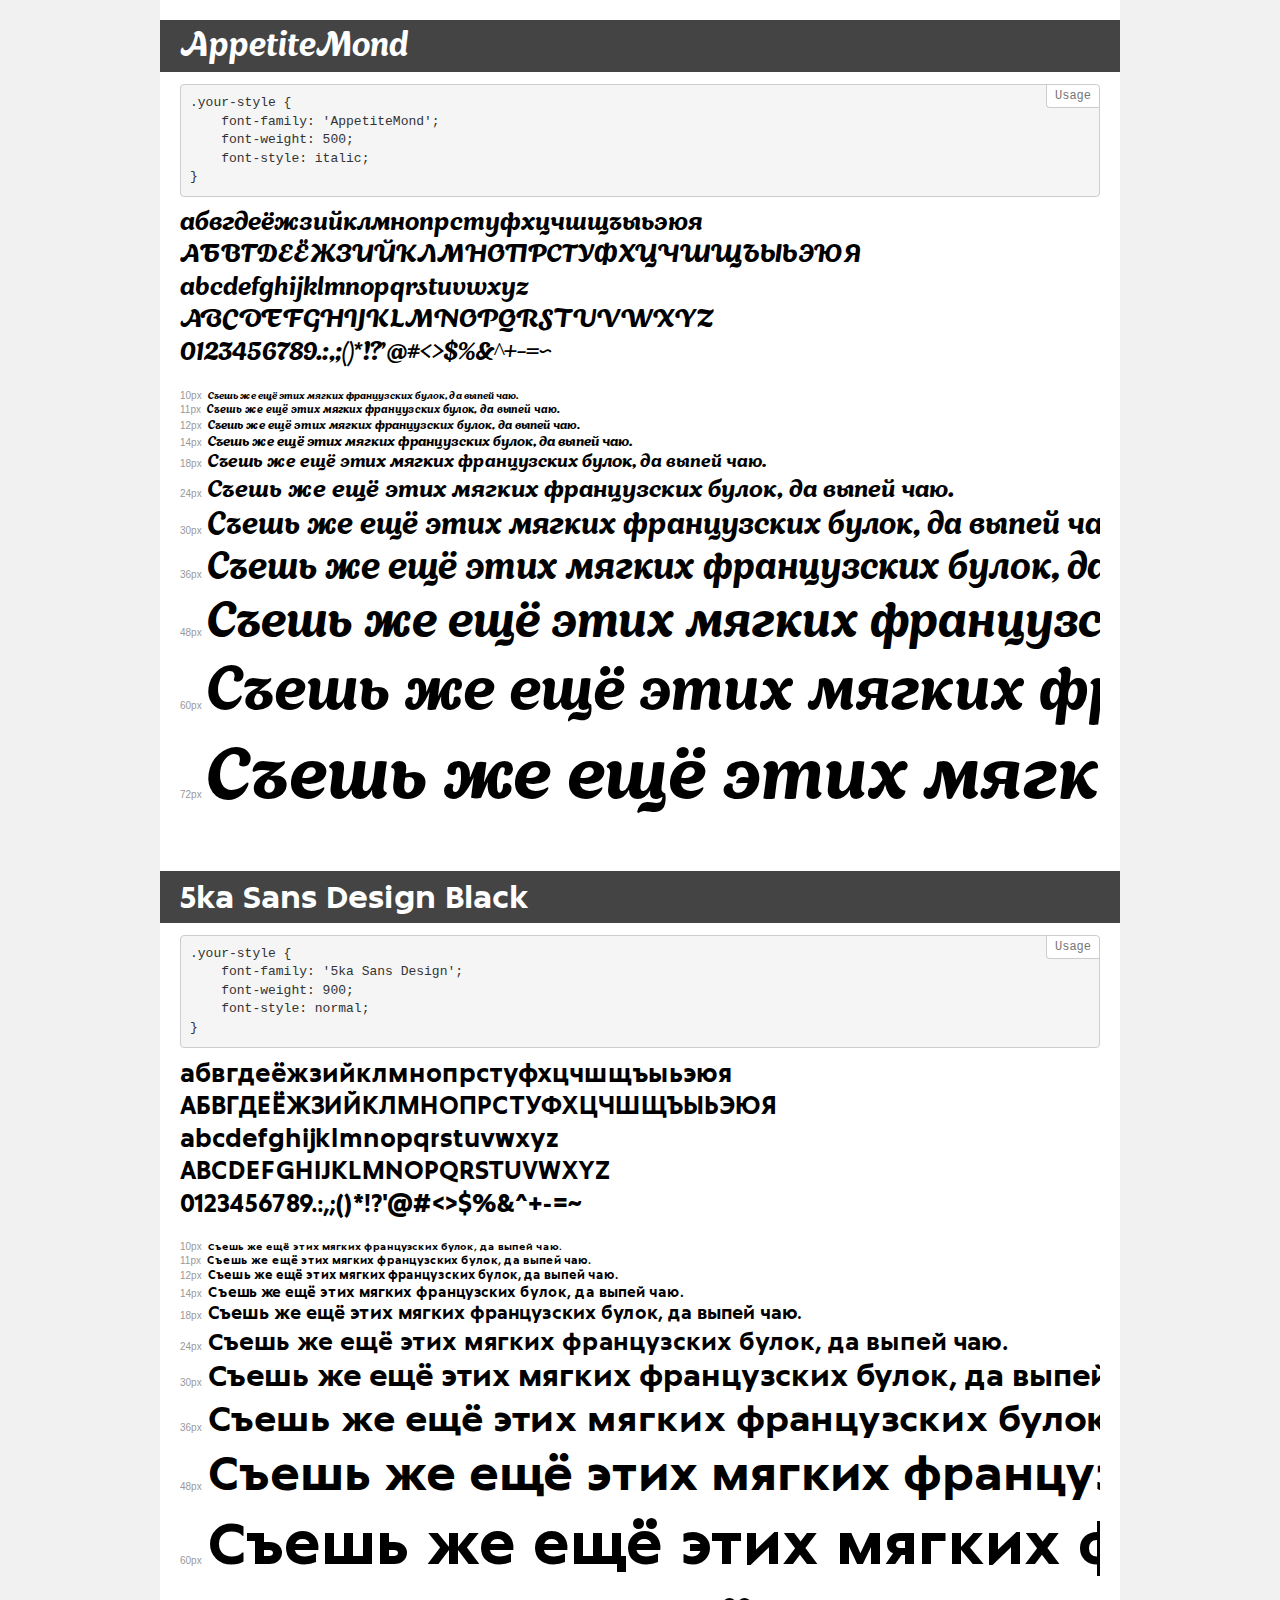
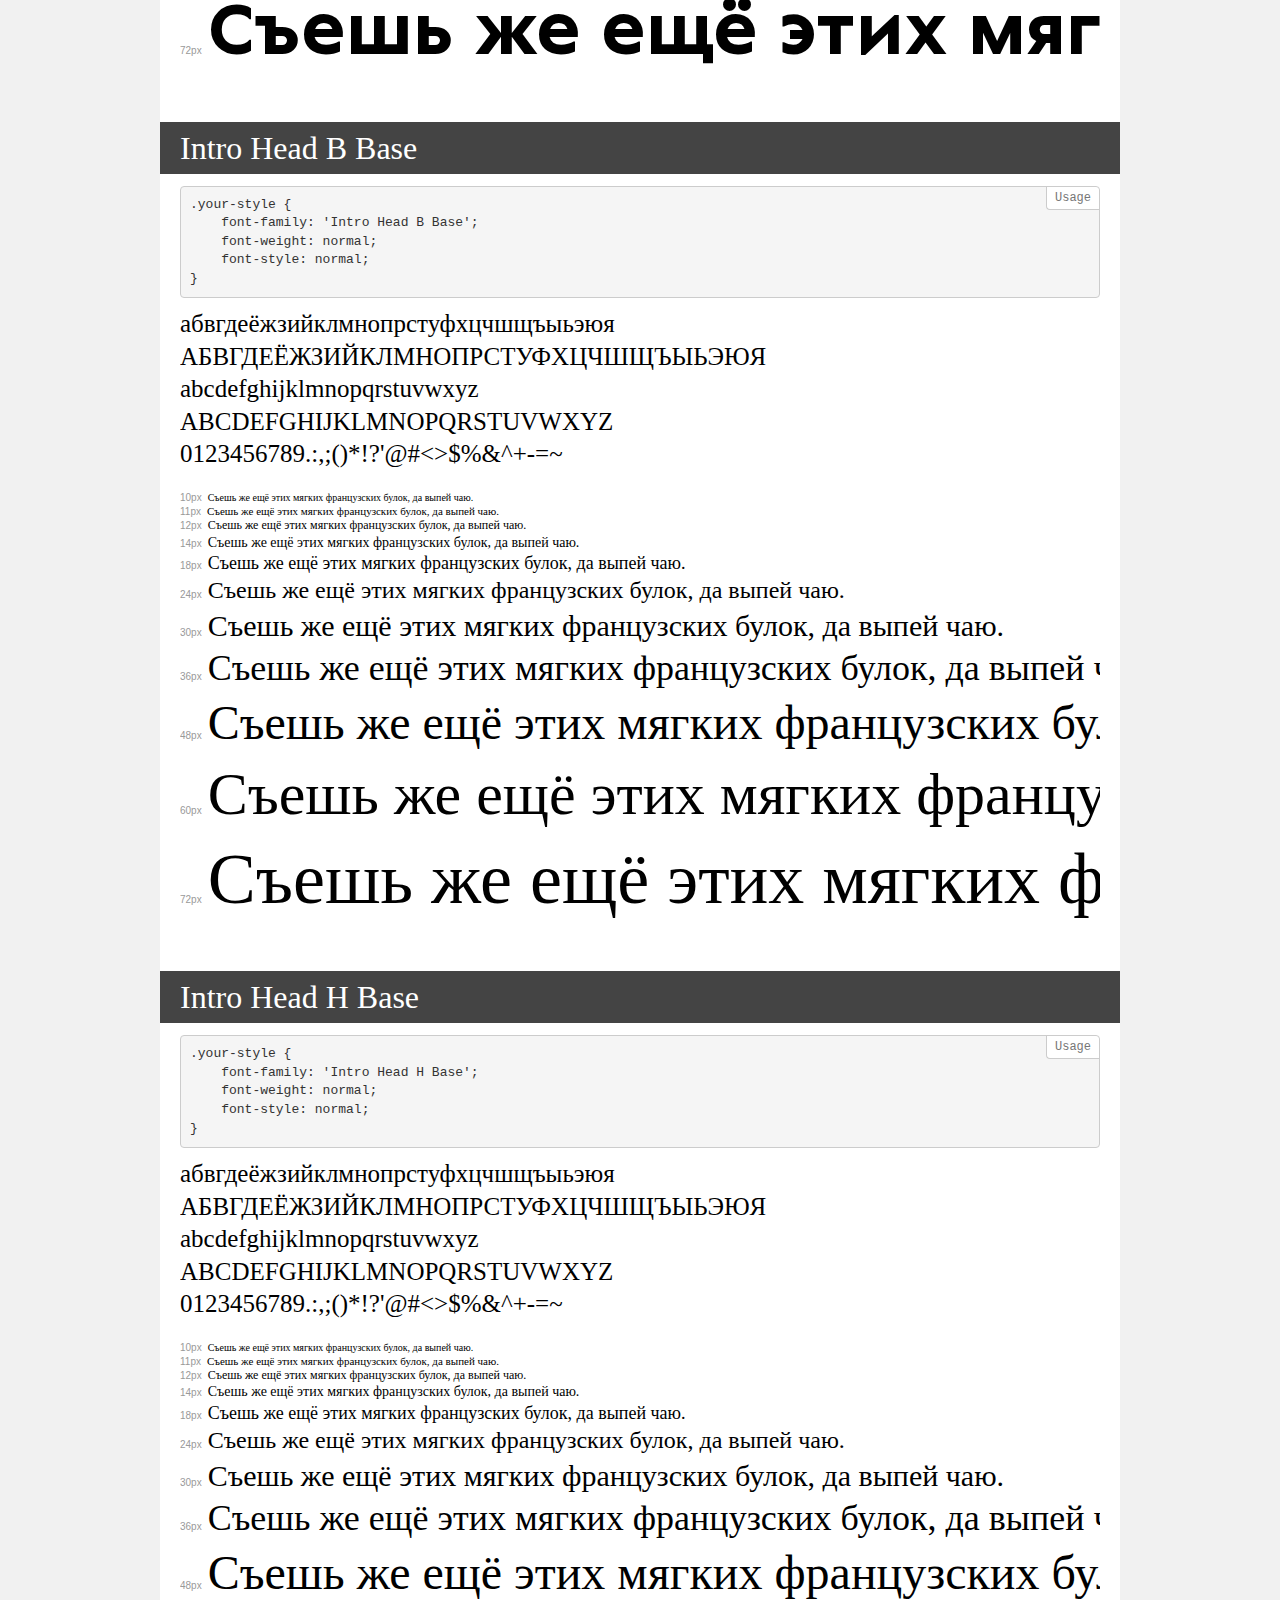
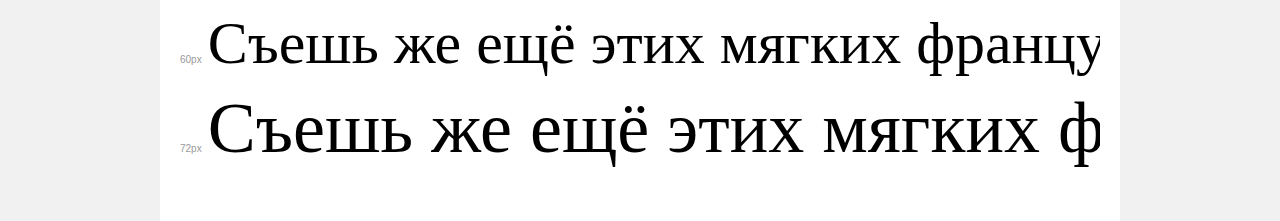
<file: fonts/demo.html>
<!DOCTYPE html>
<html>
<head>
    <meta charset="utf-8">
    <meta http-equiv="X-UA-Compatible" content="IE=edge">
    <meta name="viewport" content="width=device-width, initial-scale=1">
    <meta name="robots" content="noindex, noarchive">
    <meta name="format-detection" content="telephone=no">
    <title>Transfonter demo</title>
    <link href="stylesheet.css" rel="stylesheet">
    <style>
        /*
        http://meyerweb.com/eric/tools/css/reset/
        v2.0 | 20110126
        License: none (public domain)
        */
        html, body, div, span, applet, object, iframe,
        h1, h2, h3, h4, h5, h6, p, blockquote, pre,
        a, abbr, acronym, address, big, cite, code,
        del, dfn, em, img, ins, kbd, q, s, samp,
        small, strike, strong, sub, sup, tt, var,
        b, u, i, center,
        dl, dt, dd, ol, ul, li,
        fieldset, form, label, legend,
        table, caption, tbody, tfoot, thead, tr, th, td,
        article, aside, canvas, details, embed,
        figure, figcaption, footer, header, hgroup,
        menu, nav, output, ruby, section, summary,
        time, mark, audio, video {
            margin: 0;
            padding: 0;
            border: 0;
            font-size: 100%;
            font: inherit;
            vertical-align: baseline;
        }
        /* HTML5 display-role reset for older browsers */
        article, aside, details, figcaption, figure,
        footer, header, hgroup, menu, nav, section {
            display: block;
        }
        body {
            line-height: 1;
        }
        ol, ul {
            list-style: none;
        }
        blockquote, q {
            quotes: none;
        }
        blockquote:before, blockquote:after,
        q:before, q:after {
            content: '';
            content: none;
        }
        table {
            border-collapse: collapse;
            border-spacing: 0;
        }
        /* common styles */
        body {
            background: #f1f1f1;
            color: #000;
        }
        .page {
            background: #fff;
            width: 920px;
            margin: 0 auto;
            padding: 20px 20px 0 20px;
            overflow: hidden;
        }
        .font-container {
            overflow-x: auto;
            overflow-y: hidden;
            margin-bottom: 40px;
            line-height: 1.3;
            white-space: nowrap;
            padding-bottom: 5px;
        }
        h1 {
            position: relative;
            background: #444;
            font-size: 32px;
            color: #fff;
            padding: 10px 20px;
            margin: 0 -20px 12px -20px;
        }
        .letters {
            font-size: 25px;
            margin-bottom: 20px;
        }
        .s10:before {
            content: '10px';
        }
        .s11:before {
            content: '11px';
        }
        .s12:before {
            content: '12px';
        }
        .s14:before {
            content: '14px';
        }
        .s18:before {
            content: '18px';
        }
        .s24:before {
            content: '24px';
        }
        .s30:before {
            content: '30px';
        }
        .s36:before {
            content: '36px';
        }
        .s48:before {
            content: '48px';
        }
        .s60:before {
            content: '60px';
        }
        .s72:before {
            content: '72px';
        }
        .s10:before, .s11:before, .s12:before, .s14:before,
        .s18:before, .s24:before, .s30:before, .s36:before,
        .s48:before, .s60:before, .s72:before {
            font-family: Arial, sans-serif;
            font-size: 10px;
            font-weight: normal;
            font-style: normal;
            color: #999;
            padding-right: 6px;
        }
        pre {
            display: block;
            position: relative;
            padding: 9px;
            margin: 0 0 10px;
            font-family: Monaco, Menlo, Consolas, "Courier New", monospace !important;
            font-size: 13px;
            line-height: 1.428571429;
            color: #333;
            font-weight: normal !important;
            font-style: normal !important;
            background-color: #f5f5f5;
            border: 1px solid #ccc;
            overflow-x: auto;
            border-radius: 4px;
        }
        pre:after {
            display: block;
            position: absolute;
            right: 0;
            top: 0;
            content: 'Usage';
            line-height: 1;
            padding: 5px 8px;
            font-size: 12px;
            color: #767676;
            background-color: #fff;
            border: 1px solid #ccc;
            border-right: none;
            border-top: none;
            border-radius: 0 4px 0 4px;
            z-index: 10;
        }
        /* responsive */
        @media (max-width: 959px) {
            .page {
                width: auto;
                margin: 0;
            }
        }
    </style>
</head>
<body>
<div class="page">
    <div class="demo" style="font-family: 'AppetiteMond'; font-weight: 500; font-style: italic;">
        <h1>AppetiteMond</h1>
        <pre>.your-style {
    font-family: 'AppetiteMond';
    font-weight: 500;
    font-style: italic;
}</pre>
        <div class="font-container">
            <p class="letters">
                абвгдеёжзийклмнопрстуфхцчшщъыьэюя<br>
АБВГДЕЁЖЗИЙКЛМНОПРСТУФХЦЧШЩЪЫЬЭЮЯ<br>
abcdefghijklmnopqrstuvwxyz<br>
ABCDEFGHIJKLMNOPQRSTUVWXYZ<br>
                0123456789.:,;()*!?'@#<>$%&^+-=~
            </p>
            <p class="s10" style="font-size: 10px;">Съешь же ещё этих мягких французских булок, да выпей чаю.</p>
            <p class="s11" style="font-size: 11px;">Съешь же ещё этих мягких французских булок, да выпей чаю.</p>
            <p class="s12" style="font-size: 12px;">Съешь же ещё этих мягких французских булок, да выпей чаю.</p>
            <p class="s14" style="font-size: 14px;">Съешь же ещё этих мягких французских булок, да выпей чаю.</p>
            <p class="s18" style="font-size: 18px;">Съешь же ещё этих мягких французских булок, да выпей чаю.</p>
            <p class="s24" style="font-size: 24px;">Съешь же ещё этих мягких французских булок, да выпей чаю.</p>
            <p class="s30" style="font-size: 30px;">Съешь же ещё этих мягких французских булок, да выпей чаю.</p>
            <p class="s36" style="font-size: 36px;">Съешь же ещё этих мягких французских булок, да выпей чаю.</p>
            <p class="s48" style="font-size: 48px;">Съешь же ещё этих мягких французских булок, да выпей чаю.</p>
            <p class="s60" style="font-size: 60px;">Съешь же ещё этих мягких французских булок, да выпей чаю.</p>
            <p class="s72" style="font-size: 72px;">Съешь же ещё этих мягких французских булок, да выпей чаю.</p>
        </div>
    </div>
    <div class="demo" style="font-family: '5ka Sans Design'; font-weight: 900; font-style: normal;">
        <h1>5ka Sans Design Black</h1>
        <pre>.your-style {
    font-family: '5ka Sans Design';
    font-weight: 900;
    font-style: normal;
}</pre>
        <div class="font-container">
            <p class="letters">
                абвгдеёжзийклмнопрстуфхцчшщъыьэюя<br>
АБВГДЕЁЖЗИЙКЛМНОПРСТУФХЦЧШЩЪЫЬЭЮЯ<br>
abcdefghijklmnopqrstuvwxyz<br>
ABCDEFGHIJKLMNOPQRSTUVWXYZ<br>
                0123456789.:,;()*!?'@#<>$%&^+-=~
            </p>
            <p class="s10" style="font-size: 10px;">Съешь же ещё этих мягких французских булок, да выпей чаю.</p>
            <p class="s11" style="font-size: 11px;">Съешь же ещё этих мягких французских булок, да выпей чаю.</p>
            <p class="s12" style="font-size: 12px;">Съешь же ещё этих мягких французских булок, да выпей чаю.</p>
            <p class="s14" style="font-size: 14px;">Съешь же ещё этих мягких французских булок, да выпей чаю.</p>
            <p class="s18" style="font-size: 18px;">Съешь же ещё этих мягких французских булок, да выпей чаю.</p>
            <p class="s24" style="font-size: 24px;">Съешь же ещё этих мягких французских булок, да выпей чаю.</p>
            <p class="s30" style="font-size: 30px;">Съешь же ещё этих мягких французских булок, да выпей чаю.</p>
            <p class="s36" style="font-size: 36px;">Съешь же ещё этих мягких французских булок, да выпей чаю.</p>
            <p class="s48" style="font-size: 48px;">Съешь же ещё этих мягких французских булок, да выпей чаю.</p>
            <p class="s60" style="font-size: 60px;">Съешь же ещё этих мягких французских булок, да выпей чаю.</p>
            <p class="s72" style="font-size: 72px;">Съешь же ещё этих мягких французских булок, да выпей чаю.</p>
        </div>
    </div>
    <div class="demo" style="font-family: 'Intro Head B Base'; font-weight: normal; font-style: normal;">
        <h1>Intro Head B Base</h1>
        <pre>.your-style {
    font-family: 'Intro Head B Base';
    font-weight: normal;
    font-style: normal;
}</pre>
        <div class="font-container">
            <p class="letters">
                абвгдеёжзийклмнопрстуфхцчшщъыьэюя<br>
АБВГДЕЁЖЗИЙКЛМНОПРСТУФХЦЧШЩЪЫЬЭЮЯ<br>
abcdefghijklmnopqrstuvwxyz<br>
ABCDEFGHIJKLMNOPQRSTUVWXYZ<br>
                0123456789.:,;()*!?'@#<>$%&^+-=~
            </p>
            <p class="s10" style="font-size: 10px;">Съешь же ещё этих мягких французских булок, да выпей чаю.</p>
            <p class="s11" style="font-size: 11px;">Съешь же ещё этих мягких французских булок, да выпей чаю.</p>
            <p class="s12" style="font-size: 12px;">Съешь же ещё этих мягких французских булок, да выпей чаю.</p>
            <p class="s14" style="font-size: 14px;">Съешь же ещё этих мягких французских булок, да выпей чаю.</p>
            <p class="s18" style="font-size: 18px;">Съешь же ещё этих мягких французских булок, да выпей чаю.</p>
            <p class="s24" style="font-size: 24px;">Съешь же ещё этих мягких французских булок, да выпей чаю.</p>
            <p class="s30" style="font-size: 30px;">Съешь же ещё этих мягких французских булок, да выпей чаю.</p>
            <p class="s36" style="font-size: 36px;">Съешь же ещё этих мягких французских булок, да выпей чаю.</p>
            <p class="s48" style="font-size: 48px;">Съешь же ещё этих мягких французских булок, да выпей чаю.</p>
            <p class="s60" style="font-size: 60px;">Съешь же ещё этих мягких французских булок, да выпей чаю.</p>
            <p class="s72" style="font-size: 72px;">Съешь же ещё этих мягких французских булок, да выпей чаю.</p>
        </div>
    </div>
    <div class="demo" style="font-family: 'Intro Head H Base'; font-weight: normal; font-style: normal;">
        <h1>Intro Head H Base</h1>
        <pre>.your-style {
    font-family: 'Intro Head H Base';
    font-weight: normal;
    font-style: normal;
}</pre>
        <div class="font-container">
            <p class="letters">
                абвгдеёжзийклмнопрстуфхцчшщъыьэюя<br>
АБВГДЕЁЖЗИЙКЛМНОПРСТУФХЦЧШЩЪЫЬЭЮЯ<br>
abcdefghijklmnopqrstuvwxyz<br>
ABCDEFGHIJKLMNOPQRSTUVWXYZ<br>
                0123456789.:,;()*!?'@#<>$%&^+-=~
            </p>
            <p class="s10" style="font-size: 10px;">Съешь же ещё этих мягких французских булок, да выпей чаю.</p>
            <p class="s11" style="font-size: 11px;">Съешь же ещё этих мягких французских булок, да выпей чаю.</p>
            <p class="s12" style="font-size: 12px;">Съешь же ещё этих мягких французских булок, да выпей чаю.</p>
            <p class="s14" style="font-size: 14px;">Съешь же ещё этих мягких французских булок, да выпей чаю.</p>
            <p class="s18" style="font-size: 18px;">Съешь же ещё этих мягких французских булок, да выпей чаю.</p>
            <p class="s24" style="font-size: 24px;">Съешь же ещё этих мягких французских булок, да выпей чаю.</p>
            <p class="s30" style="font-size: 30px;">Съешь же ещё этих мягких французских булок, да выпей чаю.</p>
            <p class="s36" style="font-size: 36px;">Съешь же ещё этих мягких французских булок, да выпей чаю.</p>
            <p class="s48" style="font-size: 48px;">Съешь же ещё этих мягких французских булок, да выпей чаю.</p>
            <p class="s60" style="font-size: 60px;">Съешь же ещё этих мягких французских булок, да выпей чаю.</p>
            <p class="s72" style="font-size: 72px;">Съешь же ещё этих мягких французских булок, да выпей чаю.</p>
        </div>
    </div>
</div>
</body>
</html>
</file>
<file: fonts/stylesheet.css>
@font-face {
    font-family: 'AppetiteMond';
    src: url('AppetiteMond.eot');
    src: url('AppetiteMond.eot?#iefix') format('embedded-opentype'),
        url('AppetiteMond.woff2') format('woff2'),
        url('AppetiteMond.woff') format('woff'),
        url('AppetiteMond.ttf') format('truetype'),
        url('AppetiteMond.svg#AppetiteMond') format('svg');
    font-weight: 500;
    font-style: italic;
}

@font-face {
    font-family: '5ka Sans Design';
    src: url('5kaSansDesign-Black.eot');
    src: url('5kaSansDesign-Black.eot?#iefix') format('embedded-opentype'),
        url('5kaSansDesign-Black.woff2') format('woff2'),
        url('5kaSansDesign-Black.woff') format('woff'),
        url('5kaSansDesign-Black.ttf') format('truetype'),
        url('5kaSansDesign-Black.svg#5kaSansDesign-Black') format('svg');
    font-weight: 900;
    font-style: normal;
}

@font-face {
    font-family: 'Intro Head B';
    src: url('IntroHeadB-Base.eot');
    src: url('IntroHeadB-Base.eot?#iefix') format('embedded-opentype'),
        url('IntroHeadB-Base.woff2') format('woff2'),
        url('IntroHeadB-Base.woff') format('woff'),
        url('IntroHeadB-Base.ttf') format('truetype'),
        url('IntroHeadB-Base.svg#IntroHeadB-Base') format('svg');
    font-weight: normal;
    font-style: normal;
}

@font-face {
    font-family: 'Intro Head H';
    src: url('IntroHeadH-Base.eot');
    src: url('IntroHeadH-Base.eot?#iefix') format('embedded-opentype'),
        url('IntroHeadH-Base.woff2') format('woff2'),
        url('IntroHeadH-Base.woff') format('woff'),
        url('IntroHeadH-Base.ttf') format('truetype'),
        url('IntroHeadH-Base.svg#IntroHeadH-Base') format('svg');
    font-weight: normal;
    font-style: normal;
}
</file>
<file: css/styles.css>
html {
    line-height: 1.15;
    -ms-text-size-adjust: 100%;
    -moz-text-size-adjust: 100%;
    -webkit-text-size-adjust: 100%;
}

html, body, div, span, applet, object, iframe,
h1, h2, h3, h4, h5, h6, p, blockquote, pre,
a, abbr, acronym, address, big, cite, code,
del, dfn, em, img, ins, kbd, q, s, samp,
small, strike, strong, sub, sup, tt, var,
b, u, i, center,
dl, dt, dd, ol, ul, li,
fieldset, form, label, legend,
table, caption, tbody, tfoot, thead, tr, th, td,
article, aside, canvas, details, embed,
figure, figcaption, footer, header, hgroup,
menu, nav, output, ruby, section, summary,
time, mark, audio, video {
	margin: 0;
	padding: 0;
	border: 0;
}

main {
    display: block;
}

ol,
ul {
    list-style: none;
}

b,
strong {
    font-weight: bold;
    /*font-family: 'Rex', sans-serif;*/
}

*,
:after,
:before {
    box-sizing: border-box;
}

img {
    max-width: 100%;
    border-style: none;
}

img[width="0"][height="0"] {
    display: none;
}

a {
    color: inherit;
    cursor: pointer;
    background-color: transparent;
    text-decoration: none;
    -webkit-transition: all .3s linear;
    transition: all .3s linear;
}

a:hover,
a:focus {
    text-decoration: none;
}

input,
select,
textarea,
button {
    border: none;
    outline: none;
    border-radius: 0;
    -webkit-appearance: none;
    font-family: inherit;
    font-size: 100%;
    line-height: 1.15;
    margin: 0;
}

textarea {
    overflow: auto;
}

textarea::-webkit-scrollbar {
    width: 0;
}

::-ms-clear {
    display: none;
}

input {
    overflow: visible;
}

button {
    cursor: pointer;
    border: none;
    outline: none;
    overflow: visible;
}

button,
select {
    text-transform: none;
}

button::-moz-focus-inner,
[type="button"]::-moz-focus-inner,
[type="reset"]::-moz-focus-inner,
[type="submit"]::-moz-focus-inner {
    border-style: none;
    padding: 0;
}

button,
[type="button"],
[type="reset"],
[type="submit"] {
    -webkit-appearance: button;
}

[type="checkbox"],
[type="radio"] {
    box-sizing: border-box;
    padding: 0;
}

[type="search"]::-webkit-search-decoration {
    -webkit-appearance: none;
}

[type="search"] {
    -webkit-appearance: textfield;
    outline-offset: -2px;
}

::-webkit-file-upload-button {
    -webkit-appearance: button;
    font: inherit;
}

::-webkit-file-upload-button {
    -webkit-appearance: button;
    font: inherit;
}

input[type=number]::-webkit-inner-spin-button,
input[type=number]::-webkit-outer-spin-button {
    -webkit-appearance: none;
    margin: 0;
}

input[type=number] {
    -moz-appearance: textfield;
}

select::-ms-expand {
    display: none;
}

* {
    box-sizing: border-box;
}

h1, h2, h3, h4, h5, h6, p {
    margin: 0;
}

ul, ol {
    margin: 0;
    padding: 0;
    list-style: none;
}

a,
a:hover,
a:focus {
    color: inherit;
    text-decoration: none;
}

textarea {
    width: 100%;
    resize: none;
    border: none;
    outline: none;
    border-radius: 0;
    scrollbar-width: none;
    -ms-overflow-style: none;
}

label {
    margin: 0;
}

input,
button,
select {
    border: none;
    outline: none;
}

input {
    border-radius: 0;
}

.mobile-visible {
    display: none;
}

@media (max-width: 1000px) {
    .mobile-visible {
        display: block;
    }

    .desktop-visible {
        display: none;
    }
}

.no-scrolling {
	overflow: hidden;
}

.link {
    text-decoration: underline;
}

.link.reg-link {
    font-family: Intro Head B;
    font-style: normal;
    font-weight: normal;
    font-size: 16px;
    line-height: 20px;
    text-align: center;
    text-decoration-line: underline;
    color: #CE1723;
}

.link:hover {
    text-decoration: none;
}

.link-blue {
    color: blue;
}

/*SCROLL ---------------------- */
body .scroll-element,
body .scroll-element div {
    border: none;
    margin: 0;
    padding: 0;
    position: absolute;
    z-index: 1;
}

body .scroll-element div {
    display: block;
    height: 100%;
    left: 0;
    top: 0;
    width: 100%;
}

body .scroll-element.scroll-x {
    bottom: 1px;
    height: 8px;
    left: 0;
    width: 100%;
}

.collection-list.scroll-wrapper>.scroll-content {
    padding-bottom: 10px;
}

body .collection-list .scroll-element.scroll-y {
    display: none;
}

body .scroll-element.scroll-x .scroll-element_track {
    top: 0;
    width: 100%;
    height: 8px;
}

body .scroll-element.scroll-y {
    height: 100%;
    right: 2px;
    top: 0;
    width: 8px;
}

body .scroll-element .scroll-element_outer {
    overflow: visible;
}

/*body .scroll-element .scroll-element_outer,
body .scroll-element .scroll-element_track,
body .scroll-element .scroll-bar {
    border-radius: 8px;
}*/

body .scroll-element .scroll-element_track {
    background: #ebe7dd;
    left: 0;
    width: 2px;
}

body .scroll-element .scroll-bar {
    width: 8px;
    background-color: #CE1723;
    left: -3px;
    position: relative;
}

body .scroll-element:hover .scroll-bar {
    background-color: #ed1e25;
}

body .scroll-element.scroll-draggable .scroll-bar {
    background-color: #ed1e25;
}

body .scroll-element.scroll-x.scroll-scrolly_visible .scroll-element_track {
    left: -12px;
}

body .scroll-element.scroll-y.scroll-scrollx_visible .scroll-element_track {
    top: -12px;
}

body .scroll-element.scroll-x.scroll-scrolly_visible .scroll-element_size {
    left: -12px;
}

body .scroll-element.scroll-y.scroll-scrollx_visible .scroll-element_size {
    top: -12px;
}

/**/

/* Slider */
.slick-slider {
    position: relative;
    display: block;
    box-sizing: border-box;
    -webkit-user-select: none;
    -moz-user-select: none;
    -ms-user-select: none;
    user-select: none;
    -webkit-touch-callout: none;
    -khtml-user-select: none;
    -ms-touch-action: pan-y;
    touch-action: pan-y;
    -webkit-tap-highlight-color: transparent;
}

.slick-list {
    position: relative;
    display: block;
    overflow: hidden;
    margin: 0;
    padding: 0;
}

.slick-list:focus {
    outline: none;
}

.slick-list.dragging {
    cursor: pointer;
    cursor: hand;
}

.slick-slider .slick-track,
.slick-slider .slick-list {
    -webkit-transform: translate3d(0, 0, 0);
    -moz-transform: translate3d(0, 0, 0);
    -ms-transform: translate3d(0, 0, 0);
    -o-transform: translate3d(0, 0, 0);
    transform: translate3d(0, 0, 0);
}

.slick-track {
    position: relative;
    top: 0;
    left: 0;
    display: block;
    margin-left: auto;
    margin-right: auto;
}

.slick-track:before,
.slick-track:after {
    display: table;
    content: '';
}

.slick-track:after {
    clear: both;
}

.slick-loading .slick-track {
    visibility: hidden;
}

.slick-slide {
    display: none;
    float: left;
    height: 100%;
    min-height: 1px;
}

[dir='rtl'] .slick-slide {
    float: right;
}

.slick-slide img {
    display: block;
}

.slick-slide.slick-loading img {
    display: none;
}

.slick-slide.dragging img {
    pointer-events: none;
}

.slick-initialized .slick-slide {
    display: block;
}

.slick-loading .slick-slide {
    visibility: hidden;
}

.slick-vertical .slick-slide {
    display: block;
    height: auto;
    border: 1px solid transparent;
}

.slick-arrow.slick-hidden {
    display: none;
}

/**/

html,
body {
    height: 100%;
}

body {
    margin: 0;
    color: #272727;
    font: normal 16px/19px 'Intro Head B', sans-serif;
}

.wrapper {
    display: flex;
    flex-direction: column;
    min-height: 100%;
    background: url(../img/bg.png) center 300px no-repeat;
    background-size: cover;
}

.content {
    flex: 1 0 auto;
}

.container {
    max-width: 1250px;
    width: 100%;
    margin: 0 auto;
    padding: 0 15px;
}

header {
    position: absolute;
    top: 20px;
    left: 0;
    right: 0;
    margin: auto;
    width: 100%;
    z-index: 1;
}

.header-container {
    display: flex;
    justify-content: space-between;
}

.logos {
    display: flex;
    align-items: center;
}

.logo_line {
    display: none;
}

.logo_ub {
    position: relative;
    margin-right: 20px;
    max-width: 124px;
    width: 100%;
}

.logo_5ka {
    width: 133px;
    margin-left: 20px;
}

.menu {
    width: 100%;
    display: flex;
    align-items: center;
    justify-content: flex-end;
}

.menu-links {
    display: flex;
    justify-content: flex-end;
    max-width: 660px;
    width: 100%;
    font-family: "Intro Head H";
    font-style: normal;
    font-weight: normal;
    font-size: 18px;
    line-height: 22px;
    text-transform: uppercase;
    color: #fff;
}

.menu-link {
    position: relative;
    margin-right: 24px;
}

.menu-link.active {
    color: #F6DF2D;
}

.menu-link.active::before {
    background: #F6DF2D;
}

.menu-link::before {
    content: '';
    position: absolute;
    left: 0;
    bottom: -5px;
    width: 0;
    height: 2px;
    background: #fff;
    transition: .2s linear;
}

.menu-link:hover::before {
    width: 100%;
}

.menu-link:last-child {
    margin-right: 0;
}

.menu-link.logout {
    display: none;
}

.close-menu-down {
    display: none;
}

.logos.menu-logos {
    display: none;
}

.lk-link {
    padding-left: 20px;
}

.lk-link::after {
    content: '';
    position: absolute;
    top: 0;
    left: 0px;
    bottom: 3px;
    margin: auto;
    width: 12px;
    height: 15px;
    background: url(../img/profile-white.svg);
}

.lk-link.active::after {
    background: url(../img/profile.svg);
}

.menu-links form {
    display: inline-block;
}

.banner {
    position: relative;
    margin: auto;
    padding-top: 150px;
    text-align: center;
    width: 100%;
    height: 311px;
    background: url(../img/banner-bg.png) center repeat-x;
    background-size: contain;
    z-index: 0;
}

.lk-banner {
    height: 435px;
    background: url(../img/lk-banner-bg.png) center repeat-x;
    background-size: contain;
}

@media (max-width: 1440px) {
    .banner {
        background-size: cover;
    }
}

.banner-text {
    position: relative;
    display: inline-block;
    font-family: AppetiteMond;
    font-style: italic;
    font-weight: 500;
    font-size: 72px;
    line-height: 65px;
    color: #F6DF2D;
    text-align: center;
}

.banner-text span {
    display: block;
    font-size: 33px;
    line-height: 42px;
}

.filters {
    display: flex;
    justify-content: space-between;
    -ms-align-items: center;
    align-items: center;
    max-width: 600px;
    width: 100%;
    margin: 70px auto 100px;
}

.date-filter {
    position: relative;
    max-width: 230px;
    width: 100%;
    padding-left: 115px;
}

.date-filter::before {
    content: 'Неделя розыгрыша';
    position: absolute;
    top: 0;
    left: 0;
    bottom: 0;
    width: 120px;
    height: 15px;
    margin: auto;
}

.date-filter .select2 {
    z-index: auto;
}

.date-filter .select2-container .select2-selection--single {
    background: transparent;
    border-radius: 0;
    width: 100%;
    height: 20px;
    padding: 2px 20px 2px 0;
    border: 0;
    border-bottom: 0;
    box-shadow: none;
}

.date-filter .select2-container--default.select2-container--open.select2-container--below .select2-selection--single {
    background: transparent;
    border-radius: 0;
    box-shadow: none;
}

.date-filter .select2-container--default .select2-selection--single .select2-selection__placeholder {
    color: rgba(39, 39, 39, .8);
    font-size: 18px;
    font-weight: bold;
}

.date-filter .select2-container--default .select2-selection--single .select2-selection__rendered {
    padding-right: 0;
    color: #CE1723;
    font-size: 18px;
    font-weight: bold;
}

.date-filter .select2-container--default .select2-selection--single .select2-selection__arrow {
    right: 0;
}

.date-filter .select2-container--open .select2-dropdown--below {
    padding-top: 0;
    top: 0;
}

.phone-filter {
    max-width: 300px;
    margin: 0;
}

.filters .phone-filter input:not([type="checkbox"]) {
    font-size: 18px;
    line-height: 22px;
    border: 1px solid rgba(0, 0, 0, 0.3);
    border-radius: 40px;
}

.filters .phone-filter input:not([type="checkbox"]):focus {
    border-color: #CE1723;
}

.search {
    position: absolute;
    top: 0;
    right: 16px;
    bottom: 0;
    width: 16px;
    height: 16px;
    margin: auto;
    background: url(../img/search.svg) center no-repeat;
    background-size: cover;
    transition: all .2s linear;
}

.search:hover {
    background: url(../img/search-red.svg) center no-repeat;
    background-size: cover;
}

.table-wrapper {
    max-width: 550px;
    width: 100%;
    max-height: 470px;
    margin: auto;
}

.table-wrapper.scroll-content {
    padding-right: 18px;
}

.winners-table {
    max-width: 600px;
    margin-top: 80px;
    margin-bottom: 100px;
}

.winners-table-info {
    font-family: "Intro Head H";
    font-style: normal;
    font-weight: normal;
    font-size: 26px;
    line-height: 30px;
    text-align: center;
    margin-top: 80px;
    margin-bottom: 100px;
}

.profile-text.profile-card {
    text-align: left;
    position: relative;
    padding-left: 30px;
}
.profile-text.profile-card:before {
    content: url(../img/card.svg);
    position: absolute;
    left: -40px;
}

table {
    width: 100%;
    border-spacing: 0;
}

table th {
    font-family: "Intro Head B";
    font-style: normal;
    font-weight: normal;
    font-size: 18px;
    line-height: 22px;
    color: #CE1723;
}

table tbody {
    font-family: "Intro Head B";
    font-style: normal;
    font-weight: normal;
    font-size: 26px;
    line-height: 32px;
    text-align: center;
    color: #272727;
}

table td {
    padding: 30px 0;
    border-bottom: 1px solid rgba(0, 0, 0, .3);
}

table tr:last-child td {
    border: 0;
}

.card-td {
    font-size: 21px;
    line-height: 26px;
}

.card-mini {
    vertical-align: middle;
}

footer {
    flex: 0 0 auto;
    min-height: 300px;
    background: #fff;
    text-align: center;
    padding: 35px 0;
}

.footer-links {
    max-width: 505px;
    margin: 0 auto 35px;
    display: flex;
    justify-content: space-between;
    font-size: 14px;
    line-height: 17px;
    text-align: center;
}

.mndlz {
    margin: 0 auto 25px;
}

.contacts {
    display: flex;
    flex-direction: column;
    line-height: 20px;
    margin: 0 auto 25px;
}

.copyright {
    font-size: 11px;
    line-height: 14px;
    text-align: center;
}

.popup {
    position: fixed;
    top: 0;
    left: 0;
    bottom: 0;
    right: 0;
    width: 100%;
    background-color: rgba(139, 139, 139, 0.9);
    z-index: -1;
    opacity: 0;
    -webkit-transition: all .2s linear;
    transition: all .2s linear;
    display: -webkit-box;
    display: flex;
    -webkit-box-pack: center;
    justify-content: center;
    -webkit-box-align: start;
    align-items: flex-start;
    padding-top: 10%;
    pointer-events: none;
    overflow-y: auto;
    -webkit-overflow-scrolling: touch;
}

.js-popup-show {
    z-index: 999;
    opacity: 1;
    pointer-events: visible;
}

.popup__wrap {
    background: #fff;
    max-width: 414px;
    width: 100%;
    border-radius: 10px;
    text-align: center;
    display: flex;
    flex-direction: column;
    align-items: center;
    position: relative;
    padding: 35px 10px 25px;
}

.popup__inner {
    max-width: 320px;
    margin: auto;
    width: 100%;
    text-align: center;
    font-size: 16px;
    line-height: 20px;
}

.popup__title {
    font-family: "Intro Head H";
    font-style: normal;
    font-weight: normal;
    font-size: 26px;
    line-height: 34px;
    text-align: center;
    text-transform: uppercase;
    color: #CE1723;
    margin: 0 auto 15px;
}

.popup__error {
    min-height: 16px;
    margin: 0 auto 10px;
    color: #ED1C24;
}

.popup__desc {
    margin: 0 auto 10px;
    font-family: Intro Head B;
    font-style: normal;
    font-weight: normal;
    font-size: 14px;
    line-height: 16px;
    text-align: center;
    color: #272727;
}

.phone__text {
    max-width: 300px;
    font-size: 14px;
    line-height: 16px;
    opacity: .3;
    text-align: left;
    margin: 0 0 0 20px;
}

.input-field {
    position: relative;
    width: 100%;
    margin: 0 auto 10px;
}

.input-field:last-child {
    margin-bottom: 0;
}

.input-field input:not([type="checkbox"]),
.input-field textarea {
    width: 100%;
    height: 50px;
    padding-left: 20px;
    border: 1px solid transparent;
    font-family: "Intro Head B";
    font-style: normal;
    font-weight: normal;
    font-size: 16px;
    line-height: 20px;
    color: #272727;
    background: #fff;
    box-shadow: 0px 0px 16px rgba(0, 0, 0, 0.1);
    border-radius: 10px;
    transition: all .2s linear;
}

.input-field textarea {
    padding-top: 14px;
    height: 100px;
}

.input-field input:focus,
.input-field textarea:focus {
    box-shadow: 0px 0px 16px rgba(0, 0, 0, 0.3);
}

.checkbox-wrapper {
    margin-top: 25px;
}

.checkbox-field {
    text-align: left;
}

.checkbox {
    padding-left: 30px;
    padding-right: 30px;
    display: inline-block;
    min-height: 16px;
}

.checkbox input {
    -webkit-appearance: none;
    padding: 0;
    opacity: 0;
    top: 0;
    left: 0;
    width: 16px;
    height: 16px;
    position: absolute;
}

.checkmark {
    position: absolute;
    left: 0;
    width: 16px;
    height: 16px;
    border-radius: 5px;
    background: transparent;
    border: 2px solid #CE1723;
}

.checkbox input:checked + .checkmark::after {
    content: '';
    position: absolute;
    width: 8px;
    height: 8px;
    top: 0;
    left: 0;
    right: 0;
    bottom: 0;
    margin: auto;
    background: #CE1723;
    border-radius: 2px;
}

.checkbox-text {
    font-size: 14px;
    display: inline-block;
    vertical-align: bottom;
}

.rules-link {
    color: #CE1723;
}

.input-field input.error[type="checkbox"] ~ .checkbox-text {
    color: #ED1C24;
}

.checkbox span.error {
    top: 0;
}

.btn-wrap {
    width: 100%;
}

.popup .btn-wrap {
    margin: 30px auto 15px;
}

.btn {
    display: block;
    width: 100%;
    height: 52px;
    font-family: "Intro Head H";
    font-style: normal;
    font-weight: normal;
    font-size: 24px;
    line-height: 52px;
    text-align: center;
    letter-spacing: 0.02em;
    color: #CD1722;
    background: #F6DF2D;
    border-radius: 50px;
    box-shadow: 0px 4px 4px rgba(98, 0, 0, 0.43);
    transition: all .3s linear;
}

.btn:hover {
    background: #FFF8C1;
    color: #CD1722;
}

.btn.disabled {
    pointer-events: none;
    background: #dedede;
    color: #272727;
}

.popup-links {
    display: flex;
    flex-direction: column;
    color: rgba(39, 39, 39, 0.7);
}

.close-popup {
    position: absolute;
    top: 10px;
    right: 10px;
    transition: all .2s linear;
}

.close-popup svg,
.close-popup svg path {
    transition: all .2s linear;
}

.close-popup:hover svg path {
    stroke: #272727;
}

span.error {
    position: absolute;
    font-size: 0;
    top: 16px;
    right: 16px;
    width: 14px;
    height: 15px;
    background: url(../img/error-icon.svg);
}

.input-field input.error:not([type="checkbox"]),
.input-field textarea.error,
.input-field select.error + .select2-container .select2-selection--single {
    border: 1px solid #ED1C24;
    color: #ED1C24;
}

.input-field input::placeholder,
.input-field textarea::placeholder {
    opacity: 0.3;
}

.send-pass-text {
    display: block;
    font-size: 14px;
    line-height: 19px;
    margin-bottom: 5px;
}

.clock-text {
    display: block;
    font-size: 14px;
    line-height: 19px;
    opacity: 0.6;
}

.faq-container {
    max-width: 1000px;
    width: 100%;
    margin: 55px auto 40px;
    display: flex;
    justify-content: space-between;
}

.faq-wrap {
    max-width: 520px;
    width: 100%;
    margin: 20px auto;
}

.faq-item {
    margin: 0 auto  30px;
    max-width: 460px;
    width: 100%;
}

.faq-title {
    position: relative;
    font-family: AppetiteMond;
    font-style: italic;
    font-weight: 500;
    font-size: 24px;
    line-height: 34px;
    color: #CE1723;
    padding-left: 45px;
    margin-bottom: 15px;
    text-decoration: underline;
    text-decoration-style: dashed;
    cursor: pointer;
}

.faq-title.active {
    text-decoration: none;
}

.faq-title::before {
    content: '';
    position: absolute;
    top: 0;
    left: 0;
    width: 24px;
    height: 24px;
    background: url(../img/bullet.svg);
}

.faq-text {
    display: none;
    font-size: 18px;
    line-height: 22px;
    padding-left: 45px;
}

.separate {
    width: 2px;
    height: 440px;
    margin: 0 auto;
    background: rgba(39, 39, 39, .3);
}

.feedback-wrap {
    max-width: 388px;
    width: 100%;
    margin: 20px auto 0;
}

.feedback-form {
    max-width: 320px;
    width: 100%;
    margin: auto;
}

.feedback-title {
    font-family: "Intro Head H";
    font-style: normal;
    font-weight: normal;
    font-size: 30px;
    line-height: 39px;
    text-transform: uppercase;
    color: #CE1723;
    text-align: center;
}

.feedback-desc {
    font-size: 21px;
    line-height: 26px;
    text-align: center;
    margin: 0 auto 30px;
}

.select {
    max-width: 320px;
    width: 100%;
    /*margin: 10px auto;*/
}

.select select {
    width: 100%;
}

.select2 {
    z-index: 2;
}

.select2-container span {
    outline: none;
}

.select2-container .select2-selection--single {
    border-radius: 10px;
    width: 100%;
    height: 50px;
    padding: 16px 20px;
    border: 1px solid transparent;
    box-shadow: 0px 0px 16px rgba(0, 0, 0, 0.1);
}

.select2-container--default.select2-container--open.select2-container--below .select2-selection--single {
    border-bottom-left-radius: 10px;
    border-bottom-right-radius: 10px;
    box-shadow: 0px 4px 4px rgba(0, 0, 0, 0.12);
}

.select2-container--default .select2-selection--single .select2-selection__rendered {
    color: #12211A;
    font-size: 16px;
    font-weight: 500;
    line-height: 1;
    text-align: left;
    padding-left: 0;
}

.select2-container--default .select2-selection--single .select2-selection__placeholder {
    color: #12211A;
    font-size: 16px;
    line-height: 1;
    font-weight: 500;
}

.select2-container--default .select2-selection--single .select2-selection__arrow {
    width: 15px;
    height: 15px;
    position: absolute;
    top: -5px;
    bottom: 0;
    margin: auto;
    right: 15px;
}

.select2-container--default .select2-selection--single .select2-selection__arrow b {
    margin: 0;
    top: 0;
    left: 0;
    border: none;
    width: 15px;
    height: 15px;
    background: url(../img/arrow-down.svg) center no-repeat;
    transition: all .2s linear;
}

.select2-container--default.select2-container--open .select2-selection--single .select2-selection__arrow b {
    transform: rotate(-180deg);
}

.select2-dropdown {
    background: #fff;
    border-radius: 10px;
    color: #272727;
    border: 0;
    box-shadow: 0px 4px 4px rgba(0, 0, 0, 0.12);
}

.select2-container--open .select2-dropdown--below {
    padding-top: 30px;
    top: -30px;
    z-index: 1;
}

.select2-results__options {
    border-bottom-left-radius: 10px;
    border-bottom-right-radius: 10px;
}

.select2-container--default .select2-results>.select2-results__options {
    max-height: 250px;
}

.select2-results__option {
    font-size: 16px;
    line-height: 1;
    height: 40px;
    padding: 11px 20px;
}

.select2-container--default .select2-results__option[aria-selected=true],
.select2-container--default .select2-results__option--highlighted[aria-selected] {
    background: #dedede;
    color: #272727;
}

.profile-link {
    margin-right: 5px;
}

.profile-link,
.profile-link:hover {
    color: #F6DF2D;
}

.profile-link::before {
    background: #F6DF2D;
}

.lk-container {
    margin: 50px auto 90px;
}

.profile {
    max-width: 1200px;
    width: 100%;
    margin: 60px auto 50px;
    display: flex;
    -ms-align-items: center;
    align-items: center;
    justify-content: space-between;
    text-align: left;
}

.profile-name {
    font-family: "Intro Head H";
    font-style: normal;
    font-weight: normal;
    font-size: 25px;
    line-height: 32px;
    text-transform: uppercase;
    color: #FFFFFF;
    margin: 0 20px;
}

.profile-text {
    font-family: "Intro Head B";
    font-style: normal;
    font-weight: normal;
    font-size: 20px;
    line-height: 25px;
    color: #FFFFFF;
    margin: 0 20px;
}

.profile-text span {
    display: block;
    font-family: "Intro Head B";
    font-style: normal;
    font-weight: normal;
    font-size: 16px;
    line-height: 20px;
    text-transform: uppercase;
    color: rgba(255, 255, 255, 0.6);
}

.lk-table {
    max-width: 1040px;
    margin-bottom: 50px;
}

.main-banner {
    padding-top: 50px;
    height: 582px;
    background: url(../img/main-bg.png) center repeat-x;
    background-size: contain;
    display: flex;
    align-items: center;
    justify-content: center;
    padding-left: 15px;
    padding-right: 15px;
}

@media (max-width: 1440px) {
    .main-banner {
        background-size: cover;
    }
}

.action {
    position: absolute;
    top: 0;
    left: 0;
    right: 300px;
    margin: auto;
    padding: 15px 0;
    width: 198px;
    height: 99px;
    background: url(../img/action-bg.svg);
    font-family: "Intro Head H";
    font-style: normal;
    font-weight: normal;
    font-size: 26px;
    line-height: 34px;
    text-transform: uppercase;
    color: #CE1723;
}

.main-left {
    width: 460px;
    text-align: left;
}

.main-banner-text {
    position: relative;
    font-family: "AppetiteMond";
    font-style: italic;
    font-weight: 500;
    font-size: 54px;
    white-space: nowrap;
    line-height: 65px;
    color: #fff;
    margin-bottom: 16px;
}

.action-date {
    font-size: 18px;
    line-height: 22px;
    text-transform: uppercase;
    color: #fff;
    margin-bottom: 28px;
}

.main-btn-wrap {
    max-width: 203px;
}

.main-right {
    display: flex;
    align-items: center;
    max-width: 792px;
    width: 100%;
}

.main-right-right {
    margin-left:-2%;
    width: 36%;
}

.main-right-left {
    width: 65%;
    margin-top: 5%;
}

.main-right-left img {
    width: 100%;
}

.mrr-bottom {
    display: flex;
    align-items: center;
}

.mrr-bottom .img-left {
    width: 67%;
    margin-top: -5%;
}

.mrr-bottom .img-right {
    width: 30%;
    margin-top: -7%;
}

.steps-container {
    position: relative;
}

.steps {
    display: flex;
    justify-content: space-between;
    margin: 80px auto 0;
}

.step {
    position: relative;
    max-width: 294px;
    width: 100%;
}

.step-title {
    font-family: "Intro Head H";
    font-style: normal;
    font-weight: normal;
    font-size: 27px;
    line-height: 30px;
    text-align: center;
    text-transform: uppercase;
    color: #CE1723;
    margin-bottom: 5px;
}

.step-subtitle {
    background: url(../img/shape805.svg) center no-repeat;

    font-family: "Intro Head B";
    font-style: normal;
    font-weight: normal;
    font-size: 21px;
    line-height: 30px;
    text-align: center;
    color: #CE1723;
}

.step-img {
    display: flex;
    -ms-align-items: center;
    align-items: center;
    justify-content: center;
    width: 100%;
    height: 200px;
    margin: 0 auto;
}

/*.step1 .step-img {
    max-width: 226px;
}

.step2 .step-img {
    max-width: 217px;
}

.step3 .step-img {
    max-width: 154px;
}

.step4 .step-img {
    max-width: 186px;
}*/

.step-num {
    display: flex;
    -ms-align-items: center;
    align-items: center;
    justify-content: center;
    position: absolute;
    top: 120px;
    left: 0;
    width: 42px;
    height: 42px;
    border-radius: 50%;
    background: #CE1723;
    font-family: "AppetiteMond";
    font-style: italic;
    font-weight: normal;
    font-size: 27px;
    line-height: 24px;
    text-align: center;
    color: #FFFFFF;
}

.step-text {
    font-family: "Intro Head B";
    font-style: normal;
    font-weight: normal;
    font-size: 21px;
    line-height: 30px;
    text-align: center;
    color: #CE1723;
}

.step-subtext {
    font-family: "Intro Head B";
    font-style: normal;
    font-weight: normal;
    font-size: 16px;
    line-height: 20px;
    text-align: center;
    color: #CE1723;
    margin: 10px 0 30px;
}

.step-remark {
    margin-top: 2px;
    font-size: 16px;
    line-height: 18px;
}

.card-btn-wrap {
    margin: 0 auto 70px;
    max-width: 240px;
}

.card-btn {
    position: relative;
    background: #EA382C;
    color: #fff;
    padding-left: 55px;
}

.card-btn:hover,
.card-btn:focus {
    background: #CD1722;
    color: #fff;
}

.card-btn::after {
    content: '';
    position: absolute;
    top: 3px;
    left: 20px;
    bottom: 0;
    margin: auto;
    width: 54px;
    height: 37px;
    background: url(../img/card-mini.png) center no-repeat;
    background-size: contain;
}

.prizes-container {
    max-width: 1350px;
}

.prizes {
    position: relative;
    margin: auto;
    padding-top: 100px;
    text-align: center;
    width: 100%;
    height: 601px;
    background: url(../img/main-bg2.png) center repeat-x;
    background-size: contain;
}

@media (max-width: 1440px) {
    .prizes {
        background-size: cover;
    }
}

.prizes-title {
    font-family: "Intro Head H";
    font-style: normal;
    font-weight: normal;
    font-size: 32px;
    line-height: 24px;
    text-align: center;
    text-transform: uppercase;
    color: #F6DF2D;
    margin: 0 0 21px;
}

.prizes-subtitle {
    font-family: "Intro Head B";
    font-style: normal;
    font-weight: normal;
    font-size: 18px;
    line-height: 22px;
    text-align: center;
    color: #FFFFFF;
}

.prizes-cards {
    display: flex;
    flex-direction: row;
    align-items: center;
    justify-content: center;
}



.card {
    max-width: 245px;
    width: 100%;
    margin: 37px 40px 72px 40px;
}

.card-title {
    font-family: "Intro Head H";
    font-style: normal;
    font-weight: normal;
    font-size: 21px;
    line-height: 24px;
    text-align: center;
    text-transform: uppercase;
    color: #FFFFFF;
}

.card-date {
    font-family: "Intro Head B";
    font-style: normal;
    font-weight: normal;
    font-size: 21px;
    line-height: 24px;
    text-align: center;
    color: #FFFFFF;
}

.card-prize {
    background: url(../img/shape8052.svg) center no-repeat;
    background-size: contain;
    margin-top: 25px;
    padding-top: 19px;
    padding-bottom: 9px;
    position:relative;

    padding-left: 44px;
    display: flex;
    flex-direction: column;
    justify-content: center;
    align-items: center;
    width: 100%;
}

.card-img {
    position:absolute;
    display: flex;
    align-items: center;
    justify-content: center;
    height: 100%;
    left: -46px;
}

.card-img img {
    height: 88.4%;
}

.prize-amount {
    font-family: "Intro Head H";
    font-style: normal;
    font-weight: normal;
    font-size: 32px;
    line-height: 24px;
    text-align: left;
    color: #CE1723;
}

.prize-rub {
    font-family: "Intro Head B";
    font-style: normal;
    font-weight: normal;
    font-size: 18px;
    line-height: 22px;
    text-align: left;
    color: #CE1723;
}

.prizes-date-title {
    font-family: "Intro Head B";
    font-style: normal;
    font-weight: normal;
    font-size: 18px;
    line-height: 22px;
    text-align: center;
    color: #FFFFFF;
}

.prizes-date-time {
    font-family: "Intro Head H";
    font-style: normal;
    font-weight: normal;
    font-size: 32px;
    line-height: 24px;
    text-align: center;
    color: #FFFFFF;
    margin-top: 11px;
}

.winner-slider {
    margin: 0 auto 0;
}

.winner-cards .card-title,
.winner-slider .card-title {
    font-family: "Intro Head H";
    font-style: normal;
    font-weight: normal;
    font-size: 21px;
    line-height: 24px;
    text-align: center;
    text-transform: uppercase;
    color: #CE1723;
}

.winner-cards .card-date,
.winner-slider .card-date {
    font-family: "Intro Head B";
    font-style: normal;
    font-weight: normal;
    font-size: 21px;
    line-height: 24px;
    text-align: center;
    color: #CE1723;
}

.card-winner {
    display: flex;
    flex-direction: column;
    align-items: center;
    justify-content: center;
    margin-top: 20px;
}

.card-winner-title {
    margin-top: 25px;
    margin-bottom: 4px;
    font-family: "Intro Head B";
    font-style: normal;
    font-weight: normal;
    font-size: 18px;
    line-height: 22px;
    color: #CE1723;
}

.card-winner-datetime {
    display: flex;
    flex-direction: column;
    align-items: center;
    justify-content: center;
}

.card-winner-phone,
.card-winner-name,
.card-winner-date,
.card-winner-time {
    font-family: Intro Head B;
    font-style: normal;
    font-weight: normal;
    font-size: 26px;
    line-height: 32px;
    text-align: center;
    color: #272727;
}

section .next-winner {
    margin-bottom: 70px;
}

.products {
    position: relative;
    margin: auto;
    padding-top: 100px;
    text-align: center;
    width: 100%;
    height: 431px;
}

.products-title {
    font-family: Intro Head H;
    font-style: normal;
    font-weight: normal;
    font-size: 32px;
    line-height: 34px;
    text-align: center;
    text-transform: uppercase;
    color: #CE1723;
    margin-bottom: 20px;
}

.products-slider {
    display: flex;
    justify-content: center;
    align-items: center;
}

.product-slide {
    max-width: 240px;
    width: 100%;
    margin: 0 40px;
    text-align: center;
}

.product-img {
    display: flex;
    align-items: center;
    justify-content: center;
    min-height: 160px;
}

.product-name {
    max-width: 238px;
    width: 100%;
    margin: 5px auto 0;
    font-family: "Intro Head B";
    font-style: normal;
    font-weight: normal;
    font-size: 18px;
    line-height: 22px;
    text-align: center;
    color: #272727;
}

.slick-arrow {
    font-size: 0;
    position: absolute;
    top: 0;
    bottom: 0;
    margin: auto;
    width: 21px;
    height: 42px;
    z-index: 1;
    transition: all .2s linear;
}

.slick-arrow:active {
    transform: scale(.9);
}

.slick-prev {
    left: 0;
    background: url(../img/arrow-left.svg);
}

.slick-next {
    right: 0;
    background: url(../img/arrow-right.svg);
}

.prizes-slider .slick-prev {
    left: 0;
    background: url(../img/prize-arrow-left.svg);
}

.prizes-slider .slick-next {
    right: 0;
    background: url(../img/prize-arrow-right.svg);
}

.slick-next.slick-disabled {
    background: url(../img/arrow-right-disabled.svg);
}

.slick-prev.slick-disabled {
    background: url(../img/arrow-left-disabled.svg);
}

.error-banner {
    position: relative;
    margin: auto;
    padding-top: 40px;
    text-align: center;
    width: 100%;
    height: 637px;
    background: url(../img/error-bg.png) center repeat-x;
    background-size: contain;
}

@media (max-width: 1440px) {
    .error-banner {
        background-size: cover;
    }
}



@media screen and (-ms-high-contrast: active), (-ms-high-contrast: none) {
    .product-img {
        display: block;
    }
}


.prizes-slider {
    max-width: 1270px;
}
.card-img {
    left: calc(100%/2 - 165px);
}

.prizes-slider {
    margin: auto;
    margin-top: 60px;
    margin-bottom: 72px;
}

section .next-winner {
    margin-bottom: 70px;
    margin-top: 70px;
}

.error-logos {
    justify-content: center;
}

.prizes-slider .slick-next,
.prizes-slider .slick-prev {
    top: 5px;
    bottom: auto;
}

.winner-slider .slick-prev, 
.winner-slider .slick-next {

    margin: 0 10px 0;
}

.error-logos .logo_ub {
    margin: auto;
    margin-right: 0;
}
.error-logos .logo_5ka {
    margin: auto;
    margin-left: 0;
}

.error-title {
    font-family: "Intro Head H";
    font-style: normal;
    font-weight: normal;
    font-size: 200px;
    line-height: 258px;
    text-transform: uppercase;
    color: #fff;
    margin-top: 20px;
}

.error-text {
    font-family: "Intro Head H";
    font-style: normal;
    font-weight: normal;
    font-size: 32px;
    line-height: 41px;
    text-transform: uppercase;
    color: #fff;
}

.error-text-mini {
    font-size: 16px;
    line-height: 20px;
    text-transform: uppercase;
    color: #fff;
    margin-top: 10px;
}

.error-btn-wrap {
    max-width: 240px;
    margin: 50px auto 0;
}

.title {
    font-family: "Intro Head H";
    font-style: normal;
    font-weight: normal;
    font-size: 38px;
    line-height: 49px;
    text-align: center;
    text-transform: uppercase;
    color: #CE1723;
    margin-bottom: 40px;
    margin-top: 40px;
}

.give-title {
    margin-bottom: 18px;
}

.winner {
    display: flex;
    flex-direction: column;
    text-align: center;
    align-items: center;
}

.winner .winner-text {
    font-family: "Intro Head B";
    font-style: normal;
    font-weight: normal;
    font-size: 18px;
    line-height: 22px;
    text-align: center;
    color: #020202;
}

.no-items {
    font-family: "Intro Head B";
    font-style: normal;
    font-weight: normal;
    font-size: 18px;
    line-height: 22px;
    text-align: center;
    color: #020202;
}

.winner .winner-prize {
    position: relative;
    margin: 42px auto 42px;
    padding-left: 45px;
}

.winner .winner-prize:before {
    content: url(../img/card.svg);
    position: absolute;
    left: -40px;
    transform: scale(1.31);
}

.next-give {
    display: flex;
    flex-direction: column;
    text-align: center;
    align-items: center;
    background: url(../img/shape8054.svg) center no-repeat;
    background-size: contain;
    padding: 15px 15px 20px;
    max-width: 368px;
    width: 100%;
    margin: 0 auto 0;
}

.next-give .next-title {
    font-family: "Intro Head B";
    font-style: normal;
    font-weight: normal;
    font-size: 18px;
    line-height: 22px;
    text-align: center;
    color: #CE1723;
}

.next-give .next-date {
    font-family: "Intro Head H";
    font-style: normal;
    font-weight: normal;
    font-size: 32px;
    line-height: 24px;
    text-align: center;
    color: #CE1723;
}

.my-payment-info .title {
    text-align: left;
    margin-right: 30px;
    margin-bottom: 0;
}

.title span {
    font-size: 30px;
    line-height: 39px;
}

.lk-container table td {
    border-bottom: 0;
}

.check-preview {
    width: 50px;
    height: 50px;
    overflow: hidden;
    border-radius: 50px;
    border: 2px solid #9D9D9D;
    margin: auto;
}

.check-preview.rejected {
    border-color: #CE1723;
}

.rejected-link,
.get-prize-link,
.rejected-link:hover,
.get-prize-link:hover {
    color: #CE1723;
}

.get-prize-link {
    font-size: 18px;
    line-height: 22px;
}

.win-img {
    display: flex;
    align-items: center;
    justify-content: center;
    width: 67px;
    height: 67px;
    border-radius: 50px;
    background: #F6DF2D;
    margin: auto;
}

.win-img img {
    width: 42px;
}

.my-payment-info {
    display: flex;
    -ms-align-items: center;
    align-items: center;
    justify-content: center;
    margin-bottom: 40px;
}

.payment-count {
    display: flex;
    -ms-align-items: center;
    align-items: center;
    justify-content: center;
    width: 220px;
    height: 85px;
    background: url(../img/payment-count-bg.svg);
    padding: 10px 15px;
    color: #fff;
}

.count-num {
    font-family: "Intro Head H";
    font-size: 54px;
    line-height: 1;
    text-align: center;
    text-transform: uppercase;
    margin-right: 20px;
}

.count-text {
    font-size: 18px;
    line-height: 1.1;
}

.iframe-wrap,
.iframe-wrap iframe {
    scrollbar-width: none;
}

.iframe-wrap {
    height: 100%;
    min-height: 340px;
    width: 100%;
}

.iframe-wrap iframe {
    height: 100vh;
    max-height: 340px;
    width: 100%;
}

.cookies-banner {
    padding-top: 100px;
    margin-bottom: 40px;
}

.cookies-text {
    font-size: 55px;
    font-family: "AppetiteMond";
    font-style: italic;
    font-weight: 500;
    font-size: 55px;
    line-height: 65px;
    text-align: center;
    color: #F6DF2D;
}

.cookies-block {
    margin-bottom: 100px;
}

.cookies-block p {
    font-size: 21px;
    line-height: 152%;
    margin: 40px 0;
}

.main-cookie-h3 {
    font-size: 30px;
    line-height: 32px;
    color: #CE1723;
    margin-bottom: 20px;
}

.cookie-text-ul {
    font-size: 21px;
    line-height: 152%;
    padding-left: 50px;
    list-style: disc;
}

.cookie-text-ul li {
    color: #CE1723;
    margin: 20px 0;
}

.cookie-text-ul li span {
    color: #272727;
}

.main-cookie-h2 {
    font-size: 30px;
    line-height: 32px;
    color: #CE1723;
    margin-bottom: 20px;
}

.cookies-block .btn {
    max-width: 240px;
}

.captcha-wrap {
    display: flex;
    justify-content: space-between;
}

.captcha-field {
    position: relative;
    display: flex;
    -ms-align-items: center;
    align-items: center;
    justify-content: center;
    width: 100%;
    margin-right: 10px;
}

.captcha-field::before {
    content: '';
    position: absolute;
    border-radius: 10px;
    width: 100%;
    height: 100%;
    background: #F6DF2D;
    box-shadow: 0px 0px 16px rgba(0, 0, 0, 0.1);
}

.captcha-field img {
    position: relative;
    max-width: 102px;
}

.captcha-field img.captcha {
    mix-blend-mode: multiply;
}

.captcha-field .reload {
    width: 30px;
    height: 30px;
    display: flex;
    align-items: center;
    justify-content: center;
    background-color: #fff;
    position: relative;
    border-radius: 50%;
}

.captcha-field .reload img {
    width: 21px;
}

.mb20 {
    margin-bottom: 20px;
}

.card-input {
    position: relative;
}
.card-input img{
    position: absolute;
    width: 50px;
    top: calc(100%/2 - 19px);
    right: 11.38px;
}
.card-input input::placeholder {
    color: #272727;
    opacity: 0.5;
}

@media (max-width: 1280px) {
    .main-left {
        margin-left: 0;
    }

    .action {
        right: 380px;
        padding: 5px 0;
        width: 119px;
        height: 59px;
        background: url(../img/action-bg.svg) center no-repeat;
        background-size: cover;
        font-size: 20px;
    }

    .main-banner-text {
        font-size: 50px;
        line-height: 60px;
    }

    .main-banner-text::after {
        top: 30px;
        left: 20px; 
    }

    .products-container {
        max-width: 960px;
    }
}

@media (max-width: 1000px) {
    .wrapper {
        background-position: center 220px;
    }

    header {
        z-index: 2;
    }

    .container {
        padding: 0 10px;
        max-width: 375px;
    }

    .main-logos {
        justify-content: center;
    }

    .logo_ub {
        width: 86px;
        margin-right: 15px;
    }

    .logo_line {
        display: block;
    }

    .logo_5ka {
        width: 40px;
        margin-left: 0;
    }

    .burger {
        width: 38px;
        height: 38px;
        background: url(../img/menu.svg) center no-repeat;
        background-size: contain;
        transition: all .2s linear;
        z-index: 3;
    }

    .burger.active {
        background: url(../img/close-menu.svg) center no-repeat;
        transform: rotate(180deg);
    }

    .menu-links {
        position: fixed;
        top: -200%;
        right: 0;
        width: 100vw;
        transition: all .2s linear;
        background: #F6DF2D;
        padding-top: 120px;
        font-size: 30px;
        line-height: 37px;
        text-align: center;
        display: block;
        max-width: 100%;
    }

    .menu-links.active {
        top: 0;
    }

    .menu-link.active {
        font-family: "Intro Head H";
        font-style: normal;
        font-weight: normal;
        font-size: 26px;
        line-height: 26px;
        text-transform: uppercase;
        color: #FFFFFF;
    }

    .menu-link {
        display: block;
        width: max-content;
        margin: 0 auto 30px;
        font-family: "Intro Head H";
        font-style: normal;
        font-weight: normal;
        font-size: 26px;
        line-height: 26px;
        text-transform: uppercase;
        color: #CD1722;
    }

    .menu-link.logout {
        display: block;
    }

    .menu-link:last-child {
        margin-right: auto;   
    }

    .menu-link.logout {
        font-family: "Intro Head B";
        font-style: normal;
        font-weight: normal;
        font-size: 21px;
        line-height: 25px;
        text-align: center;
        text-decoration-line: underline;
        text-transform: none;
        color: #CE1723;
    }
    .logout-link {
        display: none;
    }

    .lk-link {
        margin-top: 59px;
        padding-left: 15px;
    }

    .lk-link::after {
        left: -15px;
        width: 16px;
        height: 20px;
        background: url(../img/profile-red.svg);
        background-size: contain;
    }

    .close-menu-down {
        display: block;
        width: max-content;
        margin: 0 auto 30px;
        width: 32px;
        height: 32px;
        background: url(../img/close-menu-1.svg) no-repeat;
    }

    .close-menu-down::before {
        content: '';
        position: absolute;
        left: 0;
        bottom: -5px;
        width: 0;
        height: 2px;
    }

    .logos.menu-logos {
        display: flex;
        top: 18px;
        left: 20px;
        position: absolute;
    }

    .logos.menu-logos .logo_ub {
        margin-right: 0px;
    }

    .logos.menu-logos .logo_5ka {
        margin-left: 0px;
    }

    .logos.menu-logos .logo_ub img {
        height: 50px;
        width: 85.71px;
    }

    .logos.menu-logos .logo_5ka img {
        height: 40px;
        width: 40px;
    }

    .profile-link {
        display: inline-block;
        margin-right: 10px;
    }

    .logout-link {
        display: none;
        vertical-align: text-top;
    }

    .logout-link img {
        width: 20px;
    }

    .banner {
        height: 248px;
        padding-top: 160px;
        background: url(../img/banner-bg-mob.png) center repeat-x;
        background-size: contain;
    }

    .lk-banner {
        height: 555px;
    }

    .banner-text {
        font-size: 38px;
        line-height: 49px;
    }

    .banner-text span {
        font-size: 23px;
        line-height: 25px;
    }

    .filters {
        flex-direction: column;
        margin: 60px auto 40px;
    }

    .phone-filter {
        order: -1;
        margin-bottom: 20px !important;
    }

    .winners-table {
        margin-top: 50px;
        margin-bottom: 90px;
    }

    .winners-table-info {
        font-size: 20px;
    }

    table thead {
        font-size: 14px;
        line-height: 18px;
    }

    table tbody,
    .card-td {
        font-size: 18px;
        line-height: 22px;
    }

    .card-mini {
        width: 40px;
    }

    .footer-links {
        flex-direction: column;
        height: 100px;
    }

    .copyright {
        width: 190px;
        margin: auto;
    }

    .faq-container {
        margin: 30px auto 35px;
        flex-direction: column;
    }

    .faq-wrap {
        max-width: 375px;
    }

    .faq-title {
        font-size: 18px;
        line-height: 26px;
    }

    .faq-title.active {
        color: #FCC93D;
    }

    .faq-text {
        font-size: 14px;
        line-height: 17px;
    }

    .separate {
        max-width: 320px;
        width: 100%;
        height: 2px;
    }

    .feedback-wrap {
        margin: 50px auto 0;
    }

    .feedback-title {
        font-size: 24px;
        line-height: 31px;
    }

    .feedback-desc {
        font-size: 18px;
        line-height: 22px;
    }

    .profile {
        flex-direction: column;
        text-align: center;
        margin: 20px auto 50px;
    }

    .card {
        margin: auto;
    }

    .profile-name {
        margin: 0 0 25px;
    }

    .profile-text:last-child {
        margin-top: 20px;
    }

    .main-logos {
        position: absolute;
        top: 0;
        left: 10px;
        right: 0;
        margin: 55px auto;
    }

    .main-logos .logo_ub {
        width: 84px;
        margin-right: 30px;
    }

    .main-logos .logo_5ka {
        width: 102px;
        margin-left: 40px;
    }

    .main-logos div:first-child::after {
        height: 44px;
    }

    .main-logos + .menu {
        position: absolute;
        right: 10px;
    }

    .main-banner {
        height: 798px;
        background: url(../img/main-bg.png) center 0 repeat-x;
        background-size: cover;
        flex-direction: column;
        justify-content: flex-start;
    }

    .action {
        top: 0;
        right: 0;
        left: 0;
        width: 120px;
        height: 60px;
        background-size: contain;
        font-size: 22px;
    }

    .action-date {
        font-size: 18px;
        line-height: 19px;
        text-align: center;
        margin-bottom: 40px;
    }

    .main-left {
        width: 100%;
        align-items: center;
        justify-content: center;
        display: flex;
        flex-direction: column;
    }

    .main-right {
        margin-left: 0;
        margin-bottom: 40px;
        flex-direction: column;
        width:100%;
        position: absolute;
        z-index: -2;
        margin-top: 100px;
    }

    .main-right-left {
        width:86.6%;
        max-width:289px;
    }

    .main-right-right {
        width:86.6%;
        max-width:240px;
        margin-top:60px;
    }
    
    .winner-slider{
        max-width: 355px;
    }

    .winner-slider .card-winner-datetime { 
        width: 167px;
        flex-direction: row;
        justify-content: space-between;
    }

    .banner.not-main {
        padding-top: 100px;
    }

    .card-img {
        left: calc(100%/2 - 176px);
    }
    .main-banner-text {
        font-size: 31px;
        line-height: 35px;
        text-align: center;
        margin-bottom: 10px;
    }

    .prizes-cards {
        display: none;
    }

    .main-btn-wrap {
        margin-top: 192px;
    }

    .steps {
        margin: 30px auto 50px;
        flex-direction: column;
        align-items: center;
    }

    .step {
        text-align: center;
        margin-bottom: 30px;
    }

    .step4 {
        margin-bottom: 0;
    }

    .step-img {
        margin-bottom: 40px;
    }

    .card-btn-wrap {
        margin-bottom: 70px;
    }

    .products {
        padding-top: 90px;
        height: 499px;
    }

    .products-container {
        max-width: 320px;
    }

    .products-title {
        max-width: 275px;
        margin: 0 auto 20px;
    }

    .error-banner {
       height: 500px; 
    }

    .error-logos .logo_ub {
        width: 96px;
    }

    .error-logos .logo_5ka {
        width: 102px;
    }

    .logos div:first-child::after {
        height: 44px;
    }

    .error-title {
        font-size: 150px;
        line-height: 193px;
    }

    .error-text {
        font-size: 24px;
        line-height: 31px;
    }

    .error-btn-wrap {
        margin: 40px auto 0;
    }

    .lk-container table thead th {
        font-family: "Intro Head B";
        font-style: normal;
        font-weight: normal;
        font-size: 16px;
        line-height: 100%;
        text-align: left;
        color: #CE1723;
    }

    .lk-container table tbody td{
        font-family: "Intro Head B";
        font-style: normal;
        font-weight: normal;
        font-size: 23px;
        line-height: 32px;
        text-align: left;
        color: #272727;
    }

    .lk-container table tbody td span {
        font-family: "Intro Head B";
        font-size: 21px;
        font-style: normal;
        font-weight: 400;
        line-height: 26px;
        letter-spacing: 0em;
        text-align: left;
        color: #9D9D9D;
    }

    .mobile-visible {
        display: flex;
        flex-direction: column;
    }
    .lk-container table th,
    .lk-container table td {
        padding-right: 30px;
        vertical-align: top;
    }
    .lk-container table th:last-child,
    .lk-container table td:last-child {
        padding-right: 0px;
    }

    table td {
        padding: 20px 0;
    }

    .title {
        font-size: 32px;
        line-height: 41px;
    }

    .title span {
        font-size: 26px;
        line-height: 34px;
    }

    .my-payment-info .title {
        text-align: center;
        margin-right: 0;
        margin-bottom: 20px;
    }

    .my-payment-info {
        flex-direction: column;
    }

    .lk-container .table-wrapper {
        max-width: 320px;
        height: 470px;
    }

    .check-info,
    .win-info {
        display: flex;
        -ms-align-items: center;
        align-items: center;
        text-align: left;
    }

    .check-preview {
        margin: 0 10px 0 0;
    }

    .win-img {
        width: 50px;
        height: 50px;
        margin: 0 10px 0 0;
    }

    .get-prize-link {
        width: 70px;
    }

    .cookies-text {
        font-size: 30px;
        line-height: 1;
    }

    .cookies-block {
        margin-bottom: 70px;
    }

    .cookies-block p {
        font-size: 16px;
        margin: 20px 0;
    }

    .main-cookie-h3 {
        font-size: 21px;
        line-height: 28px;
        margin-bottom: 20px;
    }

    .cookie-text-ul {
        font-size: 16px;
        padding-left: 20px;
    }

    .cookie-text-ul li {
        margin: 10px 0;
    }

    .main-cookie-h2 {
        font-size: 24px;
    }
}

@media (max-width: 690px) {
    .lk-banner {
        background-size: cover;
    }
}

@media (max-width: 375px) {
    .banner {
        background-size: cover;
    }

    .card-img {
        left: 0px;
    }
}

@media (max-width: 370px) {
    .card-btn-wrap {
        max-width: 310px;
    }

    .card-btn::after {
        left: 15px;
    }

    .lk-text {
        font-size: 35px;
    }
}
</file>
